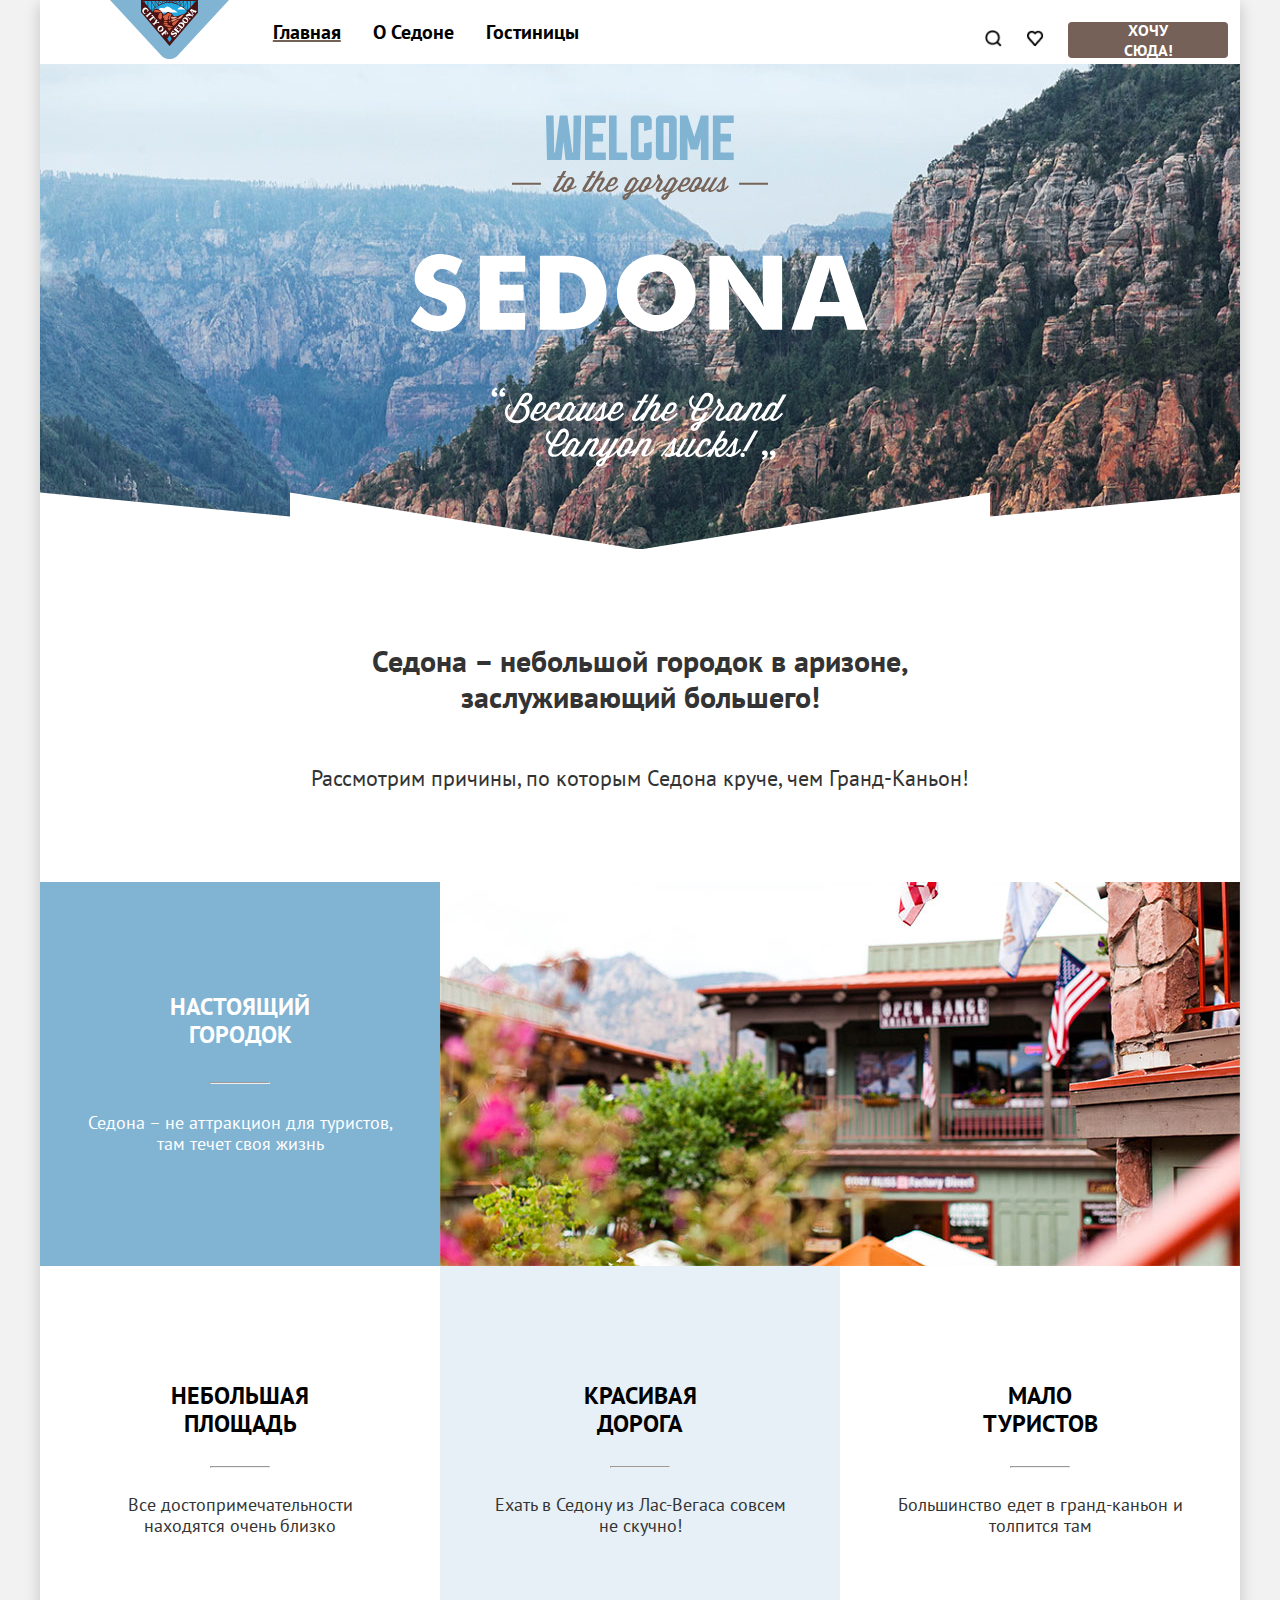
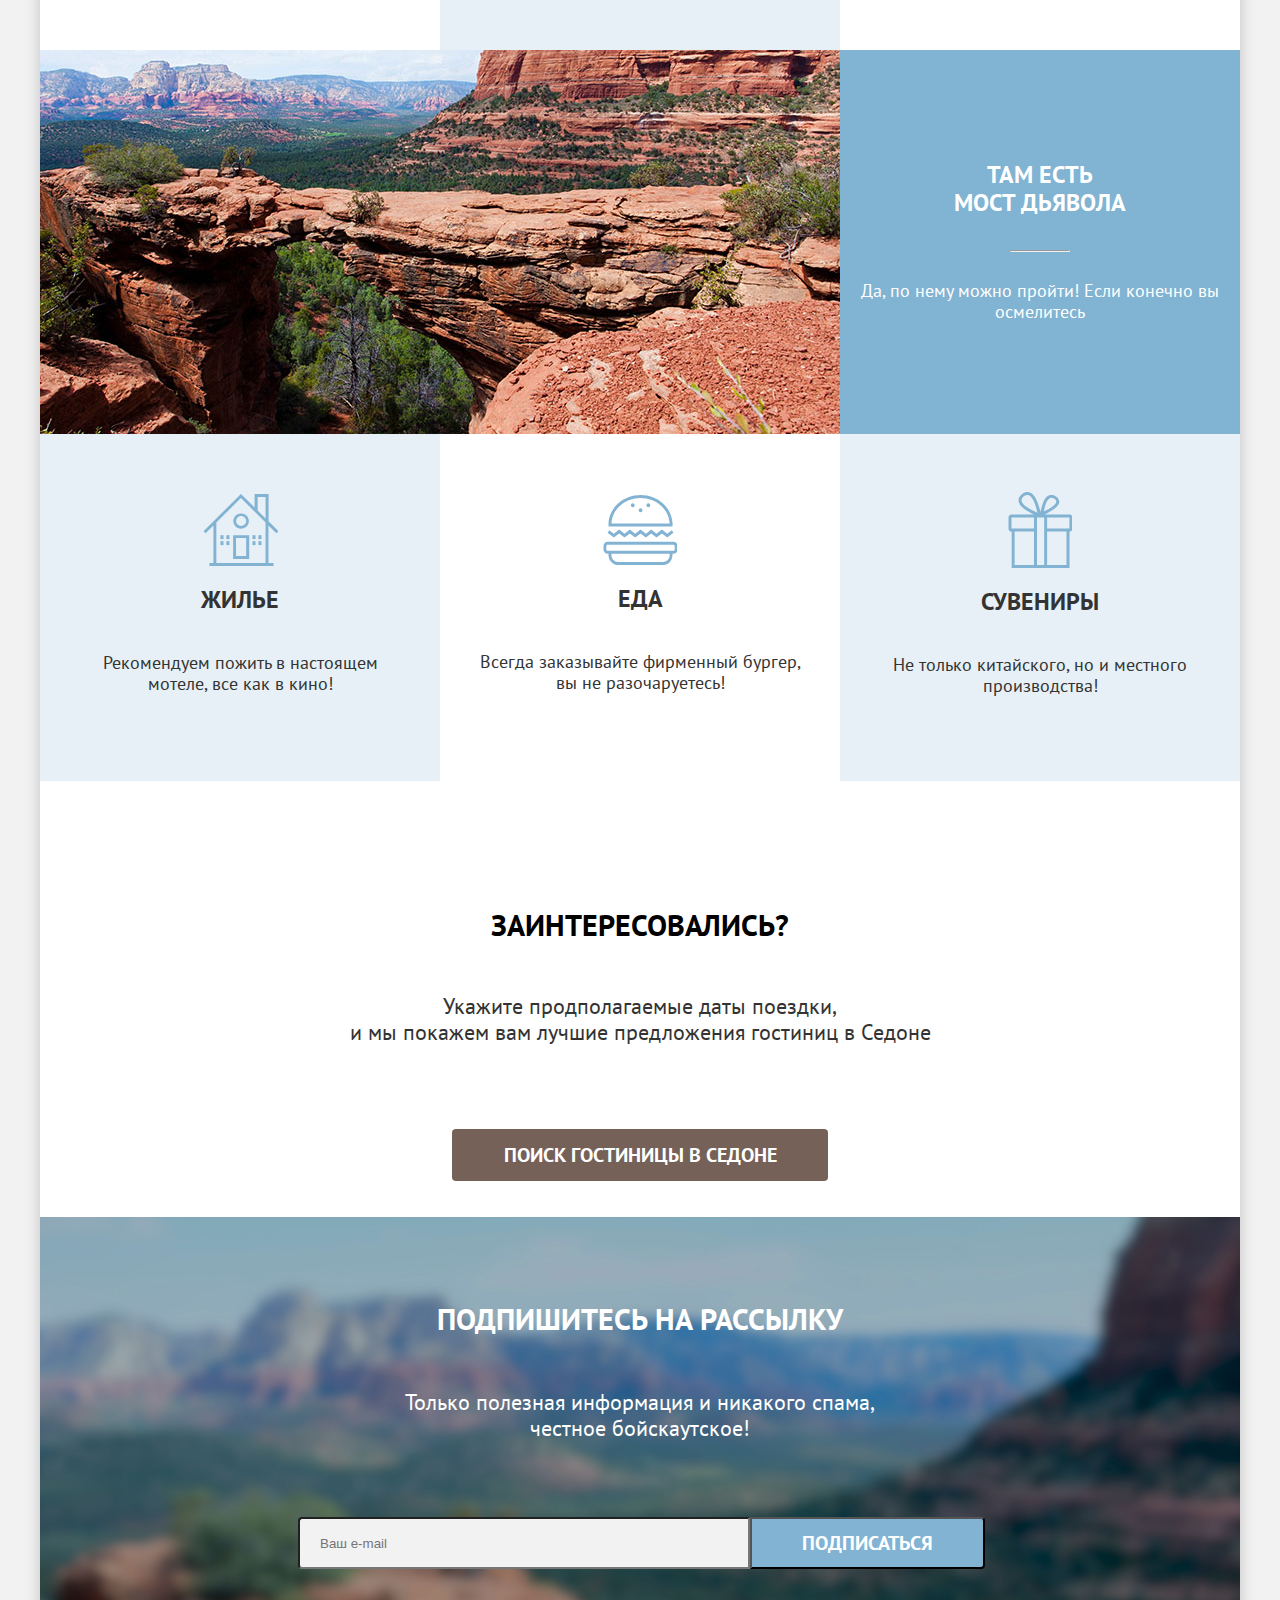
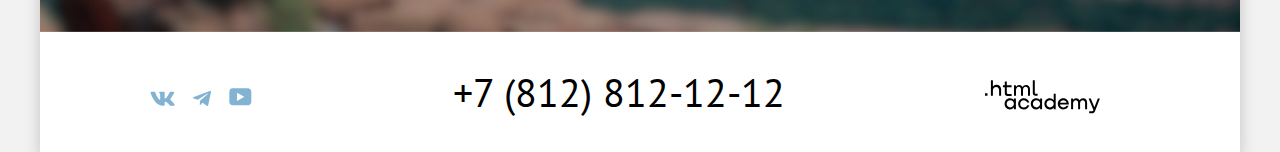
<file: index.html>
<!DOCTYPE html>
<html lang="ru">

  <head>
    <meta charset="utf-8">
    <link rel="icon" href="sedona.ico">
    <title>Седона — небольшой городок в Аризоне</title>
    <link rel="icon" type="image/png" href="/img/sedona.png">
    <link rel="stylesheet" href="styles/styles.css">
  </head>

  <body>
    <div class="wrap">
      <header class="page-header">
        <div class="navigation">
          <nav class="main-navigation">
            <a class="main-header-logo">
              <img src="img/logo/main-logo.svg" width="140" height="70" alt="Логотип Седоны">
            </a>
            <ul class="site-navigation__list">
              <li><a class="active" href="#">Главная</a></li>
              <li><a href="#">О Седоне</a></li>
              <li><a href="catalog.html">Гостиницы</a></li>
            </ul>
          </nav>
        </div>
        <div class="navigation__user">
          <nav class="user-navigation">
            <ul class="user-navigation__list">
              <li>
                <a href="#" class="navigation__search"><img src="img/logo/main-search.png" alt="Кнопка поиска"
                    width="18" height="18">
                </a>
              </li>
              <li>
                <a href="#" class="navigation__hearts"><img src="img/logo/main-heart.png" alt="Иконка с сердечком"
                    width="18" height="17">
                </a>
              </li>
              <li class="btn user-nav__btn">
                <a class="user-nav__link btn__user-nav" href="">Хочу сюда!
                </a>
              </li>
            </ul>
          </nav>
        </div>
      </header>
      <main class="page-main">
        <section class="main-photo">
          <h1 class="visually-hidden">Добро пожаловать в Седону</h1>
        </section>

        <section class="description-main">
          <div class="description-text">
            <h2>
              Седона &ndash; небольшой городок в аризоне,<br>
              заслуживающий большего!
            </h2>
            <p>
              Рассмотрим причины, по которым Седона круче, чем Гранд-Каньон!
            </p>
          </div>
        </section>

        <section class="description">
          <div class="description-item description-colored">
            <h2>
              Настоящий<br>
              городок
            </h2>
            <hr class="reason-line-marked">
            <p>Седона &ndash; не аттракцион для туристов,<br>
              там течет своя жизнь</p>
          </div>
          <div class="description-picture">
            <img src="img/photo/photo-1.jpg" alt="Вид Седоны 1" width="800" height="384">
          </div>
        </section>
        <section class="description">
          <div class="description-item description-num">
            <h2>Небольшая<br>
              площадь</h2>
            <hr class="reason-line">
            <p>Все достопримечательности<br>
              находятся очень близко</p>
          </div>
          <div class="description-item description-num">
            <h2>Красивая<br>
              дорога</h2>
            <hr class="reason-line">
            <p>Ехать в Седону из Лас-Вегаса совсем<br>
              не скучно!</p>
          </div>
          <div class="description-item description-num">
            <h2>Мало<br>
              туристов</h2>
            <hr class="reason-line">
            <p>Большинство едет в гранд-каньон и<br>
              толпится там</p>
          </div>
        </section>
        <section class="description">
          <div class="description-picture">
            <img src="img/photo/photo-2.jpg" alt="Вид Седоны 2" width="800" height="384">
          </div>
          <div class="description-item description-colored">
            <h2>
              Там есть<br>
              мост дьявола
            </h2>
            <hr class="reason-line-marked">
            <p>Да, по нему можно пройти! Если конечно вы осмелитесь</p>
          </div>
        </section>

        <section class="advantages-block">
          <div class="advantages-item">
            <div class="advantages-pic">
            </div>
            <h2>Жилье</h2>
            <p>Рекомендуем пожить в настоящем<br>
              мотеле, все как в кино!</p>
          </div>
          <div class="advantages-item">
            <div class="advantages-pic">
            </div>
            <h2>Еда</h2>
            <p>Всегда заказывайте фирменный бургер,<br>
              вы не разочаруетесь!</p>
          </div>
          <div class="advantages-item">
            <div class="advantages-pic">
            </div>
            <h2>Сувениры</h2>
            <p>Не только китайского, но и местного<br>
              производства!</p>
          </div>
        </section>
        <section class="search-hotel">
          <div class="form-title">
            <h2 class="visually-hidden">Поиск гостиниц в Седоне</h2>
            <h3 class="search-question">Заинтересовались?</h3>
            <p class="search-date">Укажите продполагаемые даты поездки,
              <br>и мы покажем вам лучшие предложения гостиниц в Седоне
            </p>
            <a href="modal.html" class="hotel-button">
              <h2 class="form-header">Поиск гостиницы в седоне</h2>
            </a>
          </div>
        </section>
        <section class="promo-sub">
          <div class="sub__input">
            <h2 class="visually-hidden">Подписка на рассылку</h2>
            <p class="sub-title">Подпишитесь на рассылку</p>
            <p class="sub-description">Только полезная информация и никакого спама,<br> честное бойскаутское!</p>
            <div class="appointment">
              <form class="appointment__form" action="http://echo.htmlacademy.ru" method="post">
                <input name="text" placeholder="Ваш e-mail">
                <button class="button" type="submit">Подписаться</button>
              </form>
            </div>
          </div>
        </section>
      </main>
      <footer class="page-footer">
        <div class="footer-container">
          <section class="footer-social">
            <h2 class="visually-hidden">Седона в социальных сетях</h2>
            <ul class="social-list">
              <li class="social-item">
                <a class="social-button button-tw" href="#">
                  <svg xmlns="http://www.w3.org/2000/svg" width="25" height="15" fill="none" viewBox="0 0 25 15"><path fill="#83B3D3" fill-rule="evenodd" d="M24.116 1.804c.166-.546 0-.948-.795-.948h-2.625c-.668 0-.976.347-1.143.73 0 0-1.335 3.196-3.226 5.272-.612.602-.89.793-1.224.793-.167 0-.418-.19-.418-.738V1.804c0-.656-.184-.948-.74-.948H9.817c-.417 0-.668.304-.668.593 0 .621.946.765 1.043 2.513V7.76c0 .833-.153.984-.487.984-.89 0-3.055-3.21-4.34-6.885-.249-.715-.5-1.003-1.172-1.003H1.566c-.75 0-.9.347-.9.73 0 .682.89 4.07 4.145 8.551 2.17 3.06 5.225 4.72 8.008 4.72 1.67 0 1.875-.369 1.875-1.004V11.54c0-.737.158-.884.687-.884.39 0 1.057.192 2.615 1.667 1.78 1.75 2.073 2.533 3.075 2.533h2.625c.75 0 1.126-.368.91-1.096-.238-.724-1.088-1.775-2.215-3.022-.612-.71-1.53-1.475-1.809-1.858-.389-.49-.278-.71 0-1.147 0 0 3.2-4.426 3.533-5.929h.001Z" clip-rule="evenodd"/></svg>
                </a>
              </li>
              <li class="social-item">
                <a class="social-button button-tg" href="#">
                  <svg xmlns="http://www.w3.org/2000/svg" width="18" height="16" fill="none" viewBox="0 0 18 16"><path fill="#83B3D3" d="M16.785.956.84 7.104C-.248 7.541-.24 8.148.64 8.42l4.094 1.277 9.472-5.976c.448-.272.857-.126.52.173l-7.673 6.925H7.05l.002.001-.283 4.22c.414 0 .597-.19.829-.414l1.988-1.934 4.136 3.055c.762.42 1.31.205 1.5-.706l2.715-12.795c.278-1.114-.425-1.618-1.153-1.29Z"/></svg>
                </a>
              </li>
              <li class="social-item">
                <a class="social-button button-yt" href="#">
                  <svg  xmlns="http://www.w3.org/2000/svg" width="23" height="18" fill="none" viewBox="0 0 23 18"><path fill="#83B3D3" d="M18.94.356H3.507C1.647.356.333 1.95.333 3.756V13.85c0 1.913 1.314 3.506 3.174 3.506H19.16c1.642 0 3.174-1.593 3.174-3.4v-10.2c-.219-1.806-1.532-3.4-3.393-3.4ZM7.995 12.894V4.819l7.333 4.037-7.333 4.038Z"/></svg>
                </a>
              </li>
            </ul>
          </section>
          <p class="contact-phone">+7 (812) 812-12-12</p>
          <p class="footer-coryright">
            <a class="button-link" href="https://htmlacademy.ru">
              <svg  xmlns="http://www.w3.org/2000/svg" width="115" height="34" fill="none" viewBox="0 0 115 34">
                <path fill="#000"
                  d="M0 13.256v2.6h2.5v-2.6H0ZM11.6 4.856c-1.6 0-2.8.7-3.6 1.7h-.1v-6.2h-2v15.5h2v-5.3c0-2.1
              1.3-3.6 3.3-3.6 1.8 0 2.9 1.4 2.9 3.2v5.7h2v-6.1c.1-3-1.8-4.9-4.5-4.9ZM26.6
              5.156h-4.8v-3.7h-2v3.8h-1.9v2h1.9v6c0 1.7 1 2.7 2.7 2.7h4.1v-2h-3.7c-.7
              0-1.1-.4-1.1-1.1v-5.7h4.8v-2ZM41.1 4.956c-1.6 0-2.9.8-3.5 2.1h-.1c-.6-1.2-1.8-2.1-3.4-2.1-1.4 0-2.5.8-3.1
              1.8h-.1v-1.6H29v10.6h2v-5.4c0-2 1-3.5 2.6-3.5 1.5 0 2.4 1 2.4 2.6v6.3h2v-5.6c0-2.4 1.4-3.3 2.6-3.3 1.5 0 2.4
              1 2.4 2.6v6.3h2v-6.5c.1-2.5-1.4-4.3-3.9-4.3ZM47.8 13.056c0 1.7 1 2.7 2.8 2.7h2v-2h-1.7c-.7 0-1.1-.4-1.1-1.1V.356h-2v12.7ZM28.9
              20.056c-.9-1.1-2.2-1.8-3.9-1.8-3.1 0-5.4 2.3-5.4 5.6s2.3 5.6 5.4 5.6c1.8 0 3-.8 3.8-1.9h.1v1.6h2v-10.6h-2v1.5Zm-3.6
               7.4c-2.2 0-3.6-1.6-3.6-3.6s1.4-3.6 3.6-3.6 3.6 1.6 3.6 3.6c0 1.9-1.4 3.6-3.6 3.6ZM44.2 22.356c-.5-2.4-2.6-4.1-5.4-4.1-3.4
                0-5.6 2.5-5.6 5.6 0 3.1 2.2 5.6 5.6 5.6 2.8 0 4.9-1.8 5.4-4.2h-2.1c-.4 1.3-1.7 2.3-3.3 2.3-2.2 0-3.6-1.6-3.6-3.6s1.4-3.6
                3.6-3.6c1.6 0 2.8 1 3.3 2.2h2.1v-.2ZM55.1 20.056c-.9-1.1-2.2-1.8-3.9-1.8-3.1 0-5.4 2.3-5.4 5.6s2.3 5.6 5.4 5.6c1.8
                0 3-.8 3.8-1.9h.1v1.6h2v-10.6h-2v1.5Zm-3.6 7.4c-2.2 0-3.6-1.6-3.6-3.6s1.4-3.6 3.6-3.6 3.6 1.6 3.6 3.6c0
                 1.9-1.5 3.6-3.6 3.6ZM68.7 20.156c-.9-1.1-2.2-1.9-3.9-1.9-3.1 0-5.4 2.3-5.4 5.6s2.2 5.6 5.4 5.6c1.7 0
                 3-.8 3.8-1.8h.1v1.5h2v-15.4h-2v6.4Zm-3.6 7.3c-2.2 0-3.6-1.6-3.6-3.6s1.4-3.6 3.6-3.6 3.6 1.6 3.6 3.6c-.1
                 2-1.5 3.6-3.6 3.6ZM78.3 18.256c-3.3 0-5.5 2.5-5.5 5.6 0 3 2.1 5.6 5.5 5.6 2.5 0 4.5-1.3 5.2-3.6h-2.1c-.5
                 1-1.6 1.6-3 1.6-1.9 0-3.3-1.3-3.4-2.9h8.8c.2-3.6-2-6.3-5.5-6.3Zm0 1.9c1.7 0 3 1 3.3 2.6h-6.5c.3-1.5 1.5-2.6
                 3.2-2.6ZM98.2 18.256c-1.6 0-2.9.8-3.6 2h-.1c-.6-1.2-1.8-2-3.4-2-1.4 0-2.5.7-3.1 1.8v-1.5h-1.9v10.6h2v-5.4c0-2
                  1-3.4 2.6-3.5 1.5 0 2.4 1 2.4 2.6v6.3h2v-5.6c0-2.4 1.4-3.3 2.6-3.3 1.5 0 2.4 1 2.4 2.6v6.3h2v-6.5c.1-2.6-1.4-4.4-3.9-4.4ZM109.4
                  27.356l-3.6-8.9h-2.2l4.8 11.6c-.3.9-.7 1.2-1.7 1.2h-2.5v2h2.5c1.8 0 2.8-.8 3.5-2.6l4.7-12.2h-2.1l-3.4 8.9Z" />
              </svg>
            </a>
          </p>
        </div>
      </footer>
    </div>
  </body>

</html>
</file>
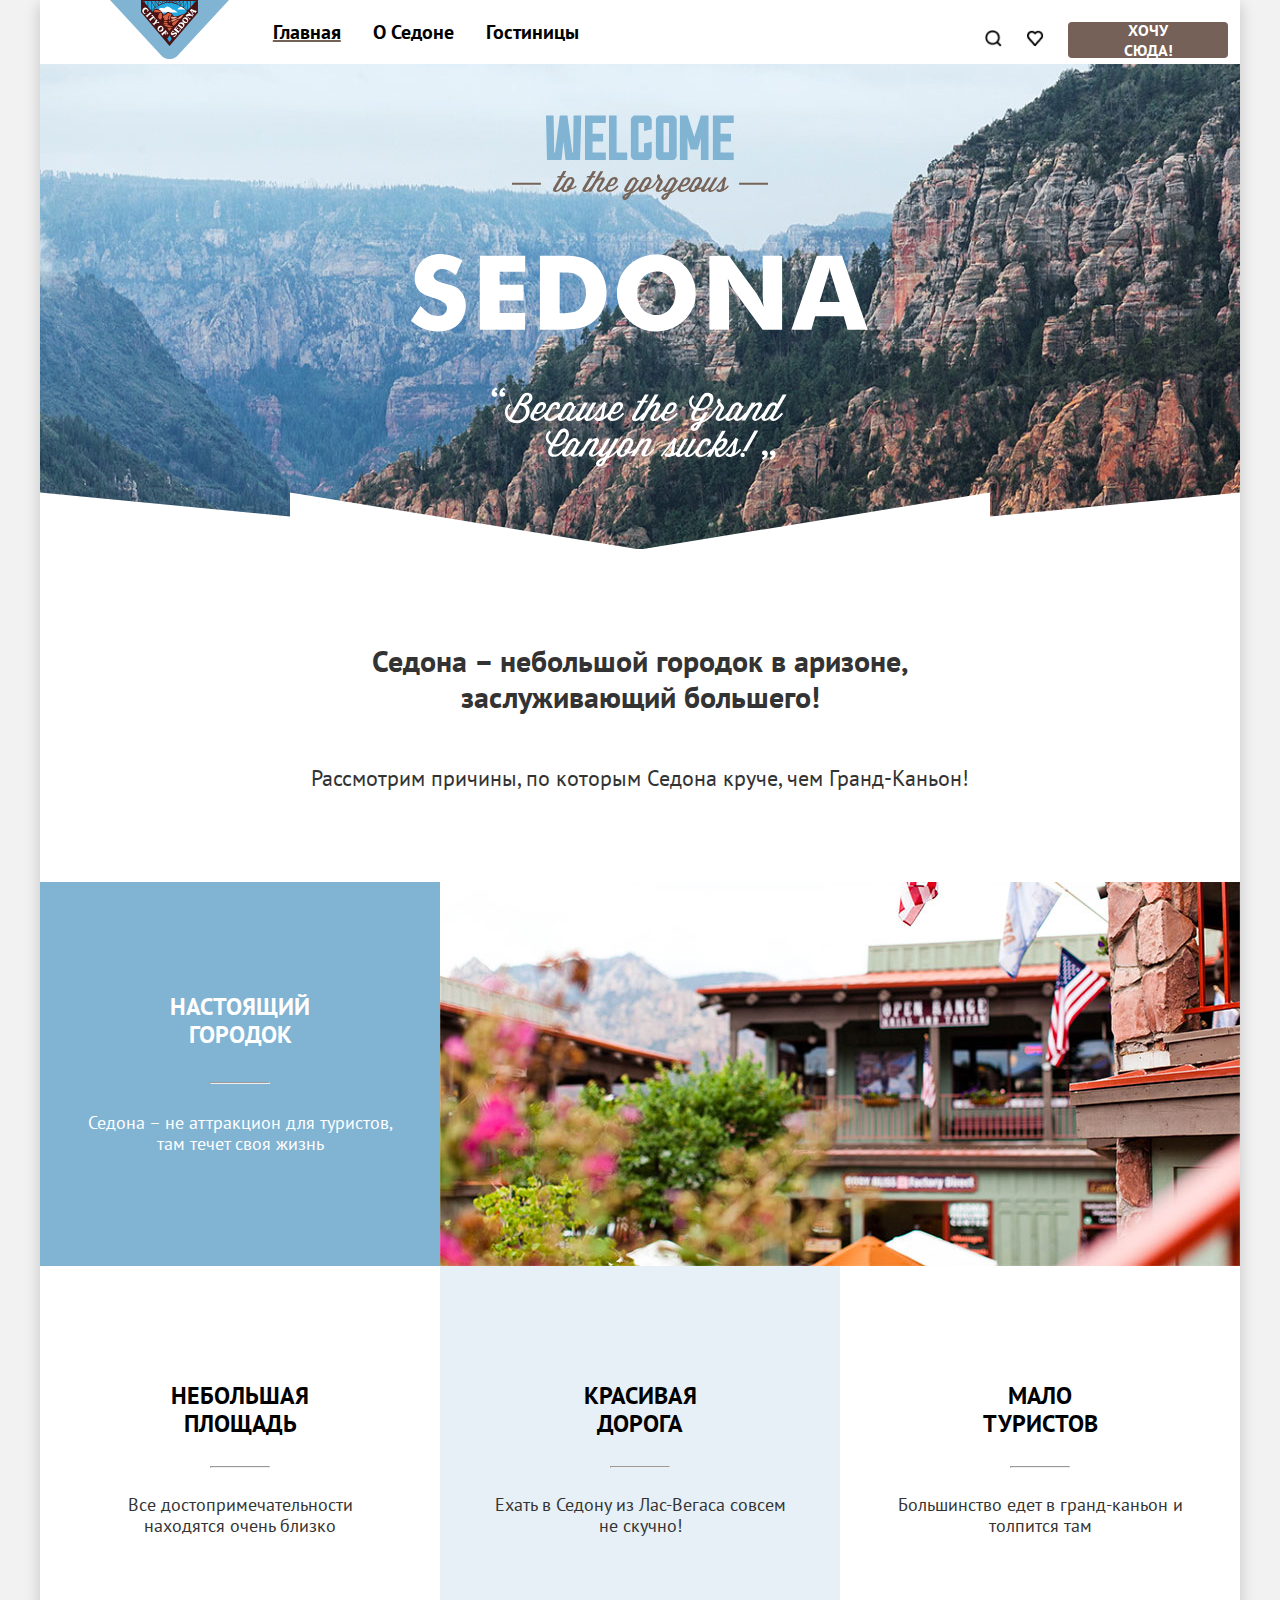
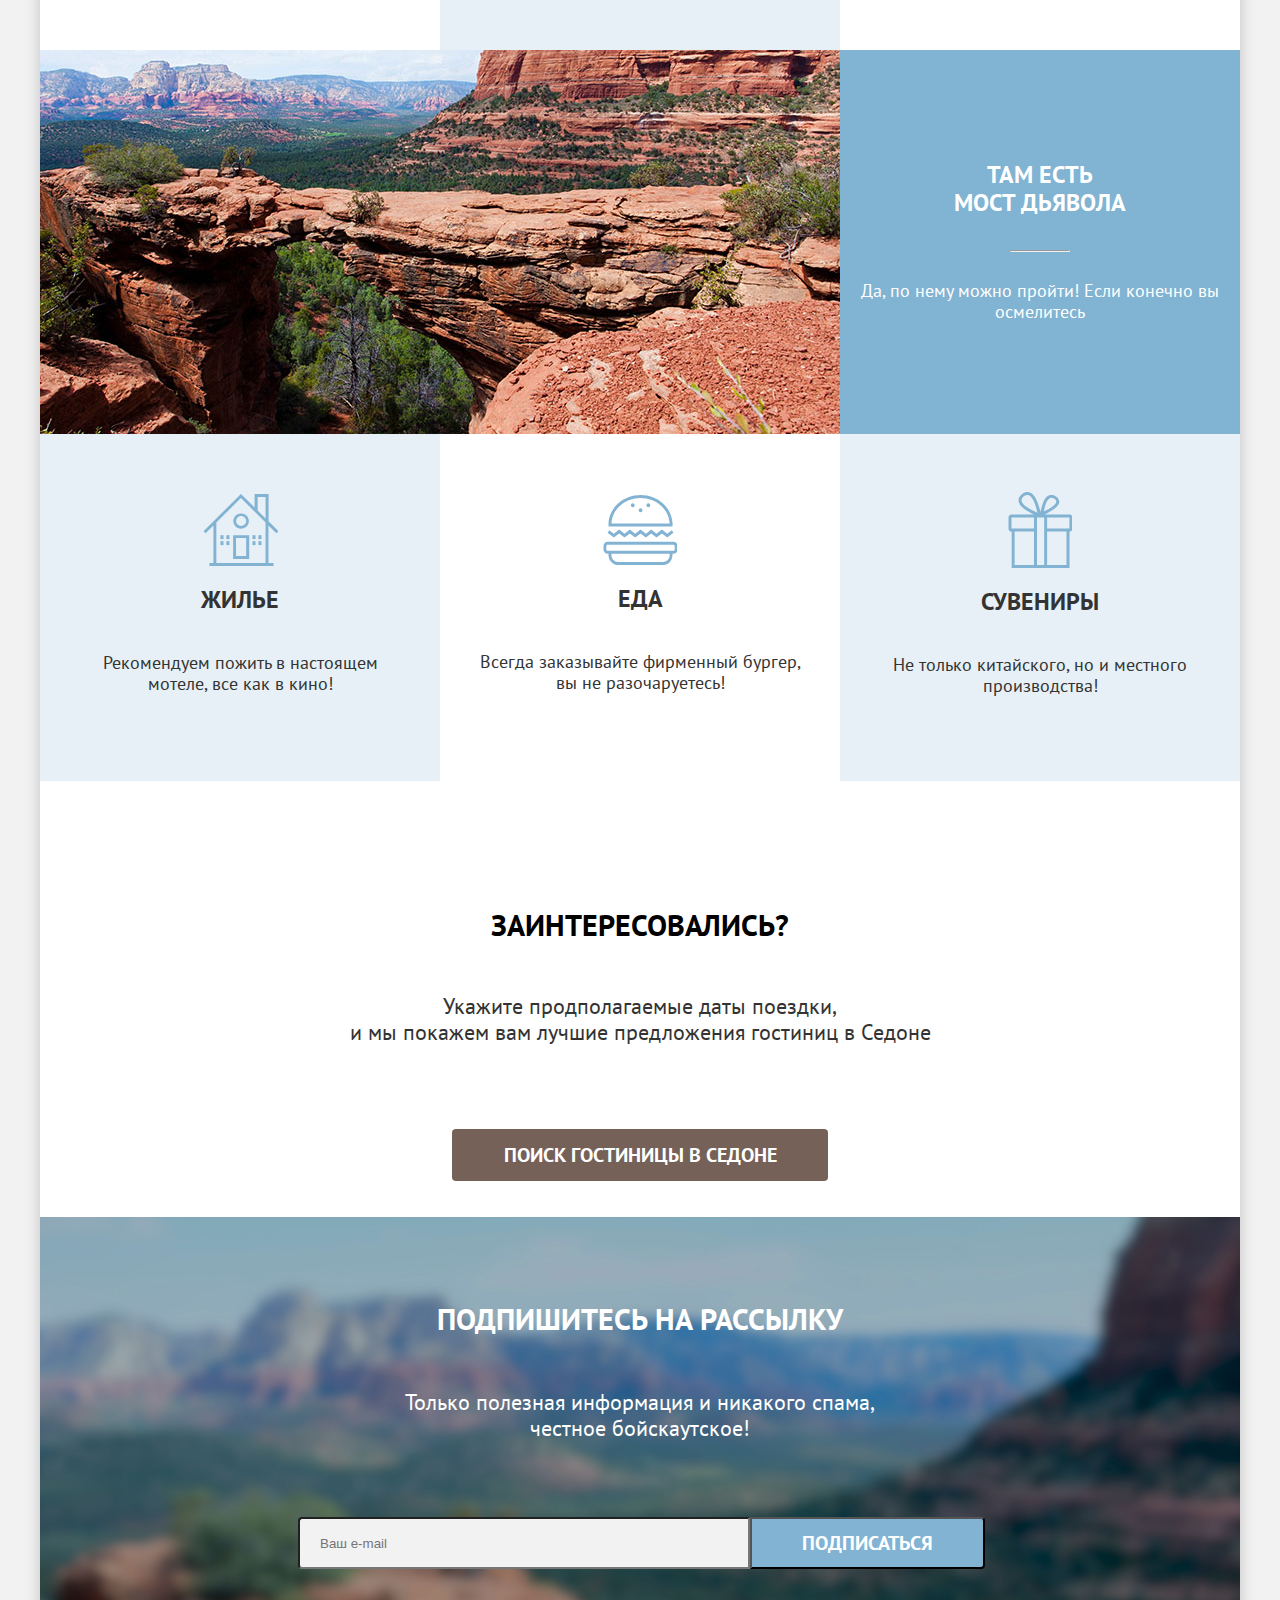
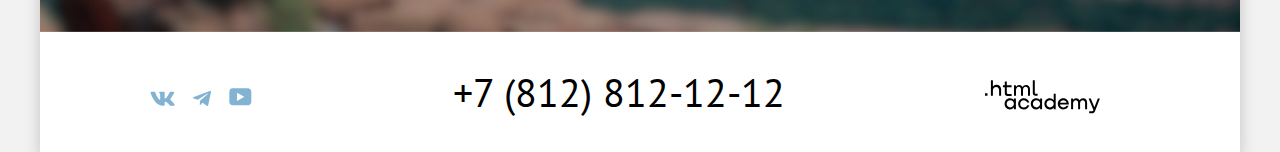
<file: 1/index.html>
<!DOCTYPE html>
<html lang="ru">

  <head>
    <meta charset="utf-8">
    <link rel="icon" href="sedona.ico">
    <title>Седона — небольшой городок в Аризоне</title>
    <link rel="icon" type="image/png" href="/img/sedona.png">
    <link rel="stylesheet" href="styles/styles.css">
    <base href="https://htmlacademy-htmlcss.github.io/2162609-sedona-35/1/">
</head>

  <body>
    <div class="wrap">
      <header class="page-header">
        <div class="navigation">
          <nav class="main-navigation">
            <a class="main-header-logo">
              <img src="img/logo/main-logo.svg" width="140" height="70" alt="Логотип Седоны">
            </a>
            <ul class="site-navigation__list">
              <li><a class="active" href="#">Главная</a></li>
              <li><a href="#">О Седоне</a></li>
              <li><a href="catalog.html">Гостиницы</a></li>
            </ul>
          </nav>
        </div>
        <div class="navigation__user">
          <nav class="user-navigation">
            <ul class="user-navigation__list">
              <li>
                <a href="#" class="navigation__search"><img src="img/logo/main-search.png" alt="Кнопка поиска"
                    width="18" height="18">
                </a>
              </li>
              <li>
                <a href="#" class="navigation__hearts"><img src="img/logo/main-heart.png" alt="Иконка с сердечком"
                    width="18" height="17">
                </a>
              </li>
              <li class="btn user-nav__btn">
                <a class="user-nav__link btn__user-nav" href="">Хочу сюда!
                </a>
              </li>
            </ul>
          </nav>
        </div>
      </header>
      <main class="page-main">
        <section class="main-photo">
          <h1 class="visually-hidden">Добро пожаловать в Седону</h1>
        </section>

        <section class="description-main">
          <div class="description-text">
            <h2>
              Седона &ndash; небольшой городок в аризоне,<br>
              заслуживающий большего!
            </h2>
            <p>
              Рассмотрим причины, по которым Седона круче, чем Гранд-Каньон!
            </p>
          </div>
        </section>

        <section class="description">
          <div class="description-item description-colored">
            <h2>
              Настоящий<br>
              городок
            </h2>
            <hr class="reason-line-marked">
            <p>Седона &ndash; не аттракцион для туристов,<br>
              там течет своя жизнь</p>
          </div>
          <div class="description-picture">
            <img src="img/photo/photo-1.jpg" alt="Вид Седоны 1" width="800" height="384">
          </div>
        </section>
        <section class="description">
          <div class="description-item description-num">
            <h2>Небольшая<br>
              площадь</h2>
            <hr class="reason-line">
            <p>Все достопримечательности<br>
              находятся очень близко</p>
          </div>
          <div class="description-item description-num">
            <h2>Красивая<br>
              дорога</h2>
            <hr class="reason-line">
            <p>Ехать в Седону из Лас-Вегаса совсем<br>
              не скучно!</p>
          </div>
          <div class="description-item description-num">
            <h2>Мало<br>
              туристов</h2>
            <hr class="reason-line">
            <p>Большинство едет в гранд-каньон и<br>
              толпится там</p>
          </div>
        </section>
        <section class="description">
          <div class="description-picture">
            <img src="img/photo/photo-2.jpg" alt="Вид Седоны 2" width="800" height="384">
          </div>
          <div class="description-item description-colored">
            <h2>
              Там есть<br>
              мост дьявола
            </h2>
            <hr class="reason-line-marked">
            <p>Да, по нему можно пройти! Если конечно вы осмелитесь</p>
          </div>
        </section>

        <section class="advantages-block">
          <div class="advantages-item">
            <div class="advantages-pic">
            </div>
            <h2>Жилье</h2>
            <p>Рекомендуем пожить в настоящем<br>
              мотеле, все как в кино!</p>
          </div>
          <div class="advantages-item">
            <div class="advantages-pic">
            </div>
            <h2>Еда</h2>
            <p>Всегда заказывайте фирменный бургер,<br>
              вы не разочаруетесь!</p>
          </div>
          <div class="advantages-item">
            <div class="advantages-pic">
            </div>
            <h2>Сувениры</h2>
            <p>Не только китайского, но и местного<br>
              производства!</p>
          </div>
        </section>
        <section class="search-hotel">
          <div class="form-title">
            <h2 class="visually-hidden">Поиск гостиниц в Седоне</h2>
            <h3 class="search-question">Заинтересовались?</h3>
            <p class="search-date">Укажите продполагаемые даты поездки,
              <br>и мы покажем вам лучшие предложения гостиниц в Седоне
            </p>
            <a href="modal.html" class="hotel-button">
              <h2 class="form-header">Поиск гостиницы в седоне</h2>
            </a>
          </div>
        </section>
        <section class="promo-sub">
          <div class="sub__input">
            <h2 class="visually-hidden">Подписка на рассылку</h2>
            <p class="sub-title">Подпишитесь на рассылку</p>
            <p class="sub-description">Только полезная информация и никакого спама,<br> честное бойскаутское!</p>
            <div class="appointment">
              <form class="appointment__form" action="http://echo.htmlacademy.ru" method="post">
                <input name="text" placeholder="Ваш e-mail">
                <button class="button" type="submit">Подписаться</button>
              </form>
            </div>
          </div>
        </section>
      </main>
      <footer class="page-footer">
        <div class="footer-container">
          <section class="footer-social">
            <h2 class="visually-hidden">Седона в социальных сетях</h2>
            <ul class="social-list">
              <li class="social-item">
                <a class="social-button button-tw" href="#">
                  <svg xmlns="http://www.w3.org/2000/svg" width="25" height="15" fill="none" viewBox="0 0 25 15"><path fill="#83B3D3" fill-rule="evenodd" d="M24.116 1.804c.166-.546 0-.948-.795-.948h-2.625c-.668 0-.976.347-1.143.73 0 0-1.335 3.196-3.226 5.272-.612.602-.89.793-1.224.793-.167 0-.418-.19-.418-.738V1.804c0-.656-.184-.948-.74-.948H9.817c-.417 0-.668.304-.668.593 0 .621.946.765 1.043 2.513V7.76c0 .833-.153.984-.487.984-.89 0-3.055-3.21-4.34-6.885-.249-.715-.5-1.003-1.172-1.003H1.566c-.75 0-.9.347-.9.73 0 .682.89 4.07 4.145 8.551 2.17 3.06 5.225 4.72 8.008 4.72 1.67 0 1.875-.369 1.875-1.004V11.54c0-.737.158-.884.687-.884.39 0 1.057.192 2.615 1.667 1.78 1.75 2.073 2.533 3.075 2.533h2.625c.75 0 1.126-.368.91-1.096-.238-.724-1.088-1.775-2.215-3.022-.612-.71-1.53-1.475-1.809-1.858-.389-.49-.278-.71 0-1.147 0 0 3.2-4.426 3.533-5.929h.001Z" clip-rule="evenodd"/></svg>
                </a>
              </li>
              <li class="social-item">
                <a class="social-button button-tg" href="#">
                  <svg xmlns="http://www.w3.org/2000/svg" width="18" height="16" fill="none" viewBox="0 0 18 16"><path fill="#83B3D3" d="M16.785.956.84 7.104C-.248 7.541-.24 8.148.64 8.42l4.094 1.277 9.472-5.976c.448-.272.857-.126.52.173l-7.673 6.925H7.05l.002.001-.283 4.22c.414 0 .597-.19.829-.414l1.988-1.934 4.136 3.055c.762.42 1.31.205 1.5-.706l2.715-12.795c.278-1.114-.425-1.618-1.153-1.29Z"/></svg>
                </a>
              </li>
              <li class="social-item">
                <a class="social-button button-yt" href="#">
                  <svg  xmlns="http://www.w3.org/2000/svg" width="23" height="18" fill="none" viewBox="0 0 23 18"><path fill="#83B3D3" d="M18.94.356H3.507C1.647.356.333 1.95.333 3.756V13.85c0 1.913 1.314 3.506 3.174 3.506H19.16c1.642 0 3.174-1.593 3.174-3.4v-10.2c-.219-1.806-1.532-3.4-3.393-3.4ZM7.995 12.894V4.819l7.333 4.037-7.333 4.038Z"/></svg>
                </a>
              </li>
            </ul>
          </section>
          <p class="contact-phone">+7 (812) 812-12-12</p>
          <p class="footer-coryright">
            <a class="button-link" href="https://htmlacademy.ru">
              <svg  xmlns="http://www.w3.org/2000/svg" width="115" height="34" fill="none" viewBox="0 0 115 34">
                <path fill="#000"
                  d="M0 13.256v2.6h2.5v-2.6H0ZM11.6 4.856c-1.6 0-2.8.7-3.6 1.7h-.1v-6.2h-2v15.5h2v-5.3c0-2.1
              1.3-3.6 3.3-3.6 1.8 0 2.9 1.4 2.9 3.2v5.7h2v-6.1c.1-3-1.8-4.9-4.5-4.9ZM26.6
              5.156h-4.8v-3.7h-2v3.8h-1.9v2h1.9v6c0 1.7 1 2.7 2.7 2.7h4.1v-2h-3.7c-.7
              0-1.1-.4-1.1-1.1v-5.7h4.8v-2ZM41.1 4.956c-1.6 0-2.9.8-3.5 2.1h-.1c-.6-1.2-1.8-2.1-3.4-2.1-1.4 0-2.5.8-3.1
              1.8h-.1v-1.6H29v10.6h2v-5.4c0-2 1-3.5 2.6-3.5 1.5 0 2.4 1 2.4 2.6v6.3h2v-5.6c0-2.4 1.4-3.3 2.6-3.3 1.5 0 2.4
              1 2.4 2.6v6.3h2v-6.5c.1-2.5-1.4-4.3-3.9-4.3ZM47.8 13.056c0 1.7 1 2.7 2.8 2.7h2v-2h-1.7c-.7 0-1.1-.4-1.1-1.1V.356h-2v12.7ZM28.9
              20.056c-.9-1.1-2.2-1.8-3.9-1.8-3.1 0-5.4 2.3-5.4 5.6s2.3 5.6 5.4 5.6c1.8 0 3-.8 3.8-1.9h.1v1.6h2v-10.6h-2v1.5Zm-3.6
               7.4c-2.2 0-3.6-1.6-3.6-3.6s1.4-3.6 3.6-3.6 3.6 1.6 3.6 3.6c0 1.9-1.4 3.6-3.6 3.6ZM44.2 22.356c-.5-2.4-2.6-4.1-5.4-4.1-3.4
                0-5.6 2.5-5.6 5.6 0 3.1 2.2 5.6 5.6 5.6 2.8 0 4.9-1.8 5.4-4.2h-2.1c-.4 1.3-1.7 2.3-3.3 2.3-2.2 0-3.6-1.6-3.6-3.6s1.4-3.6
                3.6-3.6c1.6 0 2.8 1 3.3 2.2h2.1v-.2ZM55.1 20.056c-.9-1.1-2.2-1.8-3.9-1.8-3.1 0-5.4 2.3-5.4 5.6s2.3 5.6 5.4 5.6c1.8
                0 3-.8 3.8-1.9h.1v1.6h2v-10.6h-2v1.5Zm-3.6 7.4c-2.2 0-3.6-1.6-3.6-3.6s1.4-3.6 3.6-3.6 3.6 1.6 3.6 3.6c0
                 1.9-1.5 3.6-3.6 3.6ZM68.7 20.156c-.9-1.1-2.2-1.9-3.9-1.9-3.1 0-5.4 2.3-5.4 5.6s2.2 5.6 5.4 5.6c1.7 0
                 3-.8 3.8-1.8h.1v1.5h2v-15.4h-2v6.4Zm-3.6 7.3c-2.2 0-3.6-1.6-3.6-3.6s1.4-3.6 3.6-3.6 3.6 1.6 3.6 3.6c-.1
                 2-1.5 3.6-3.6 3.6ZM78.3 18.256c-3.3 0-5.5 2.5-5.5 5.6 0 3 2.1 5.6 5.5 5.6 2.5 0 4.5-1.3 5.2-3.6h-2.1c-.5
                 1-1.6 1.6-3 1.6-1.9 0-3.3-1.3-3.4-2.9h8.8c.2-3.6-2-6.3-5.5-6.3Zm0 1.9c1.7 0 3 1 3.3 2.6h-6.5c.3-1.5 1.5-2.6
                 3.2-2.6ZM98.2 18.256c-1.6 0-2.9.8-3.6 2h-.1c-.6-1.2-1.8-2-3.4-2-1.4 0-2.5.7-3.1 1.8v-1.5h-1.9v10.6h2v-5.4c0-2
                  1-3.4 2.6-3.5 1.5 0 2.4 1 2.4 2.6v6.3h2v-5.6c0-2.4 1.4-3.3 2.6-3.3 1.5 0 2.4 1 2.4 2.6v6.3h2v-6.5c.1-2.6-1.4-4.4-3.9-4.4ZM109.4
                  27.356l-3.6-8.9h-2.2l4.8 11.6c-.3.9-.7 1.2-1.7 1.2h-2.5v2h2.5c1.8 0 2.8-.8 3.5-2.6l4.7-12.2h-2.1l-3.4 8.9Z" />
              </svg>
            </a>
          </p>
        </div>
      </footer>
    </div>
  </body>

</html>
</file>
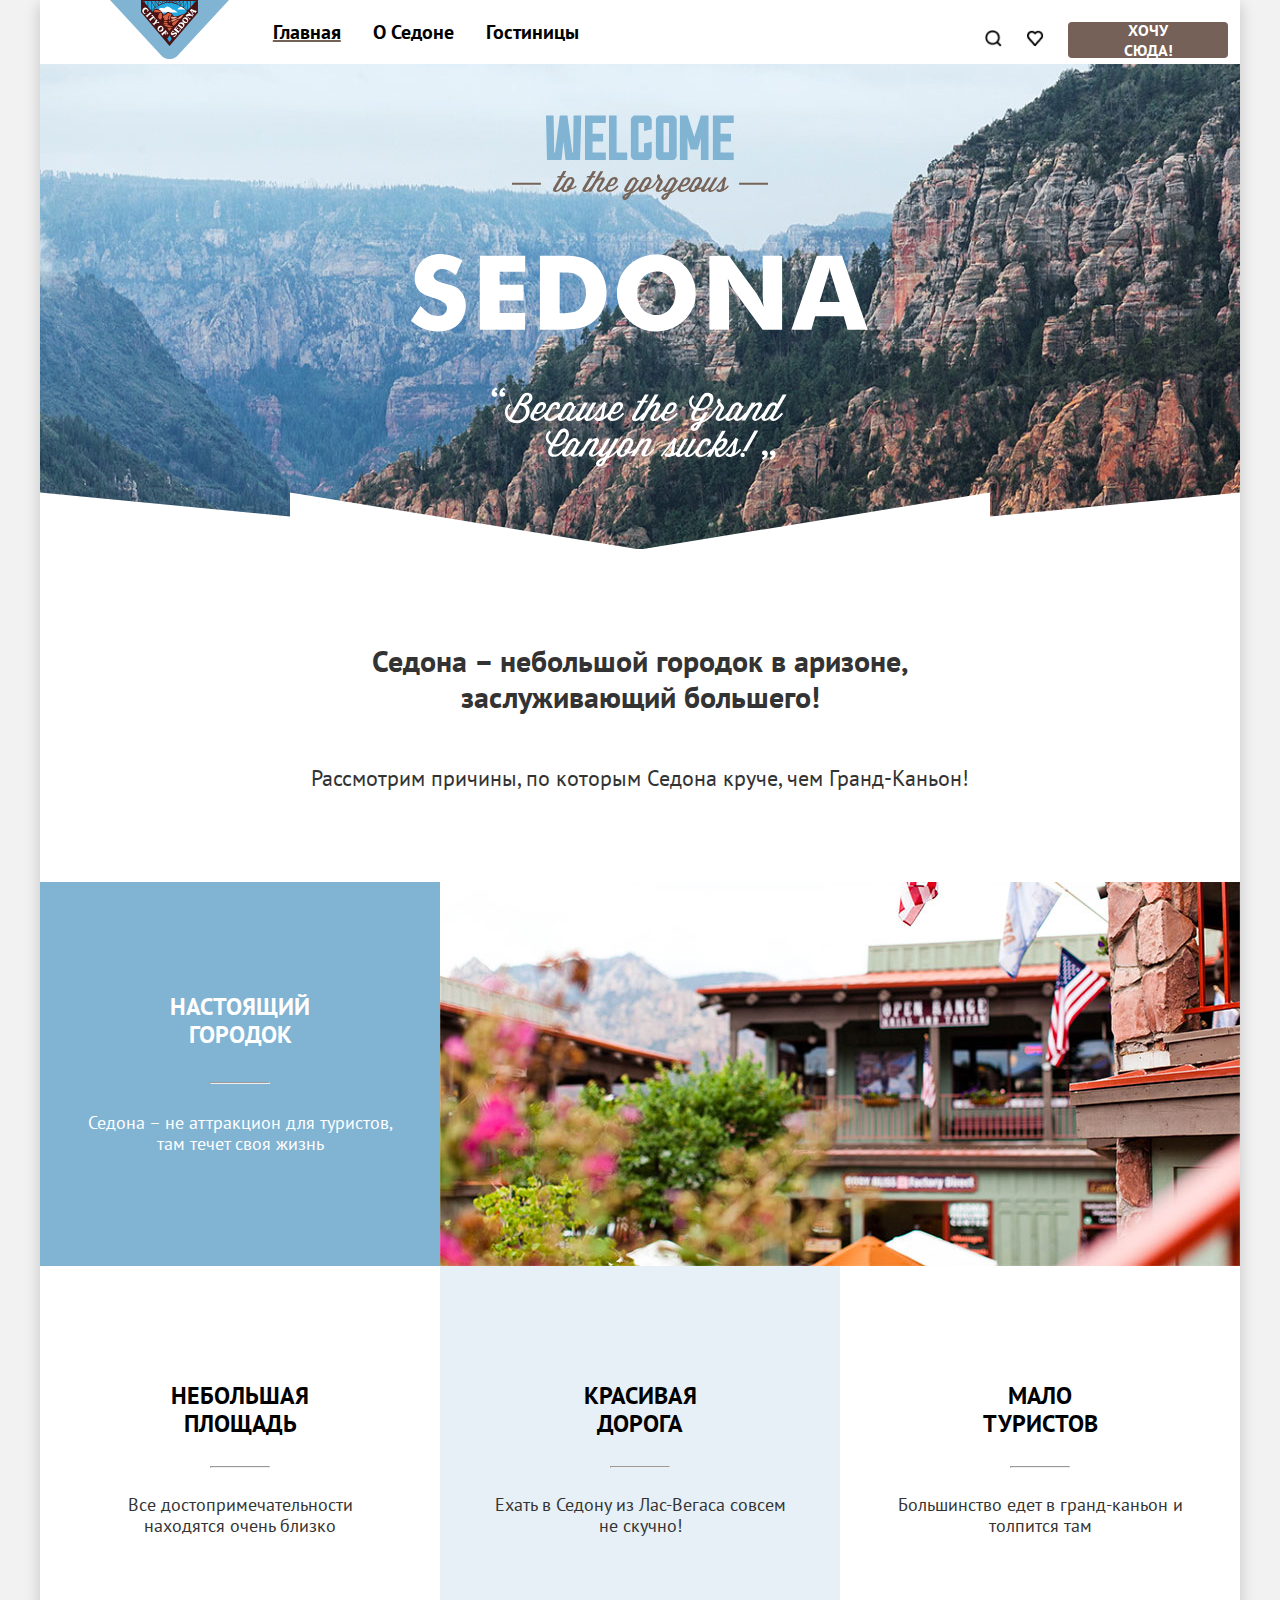
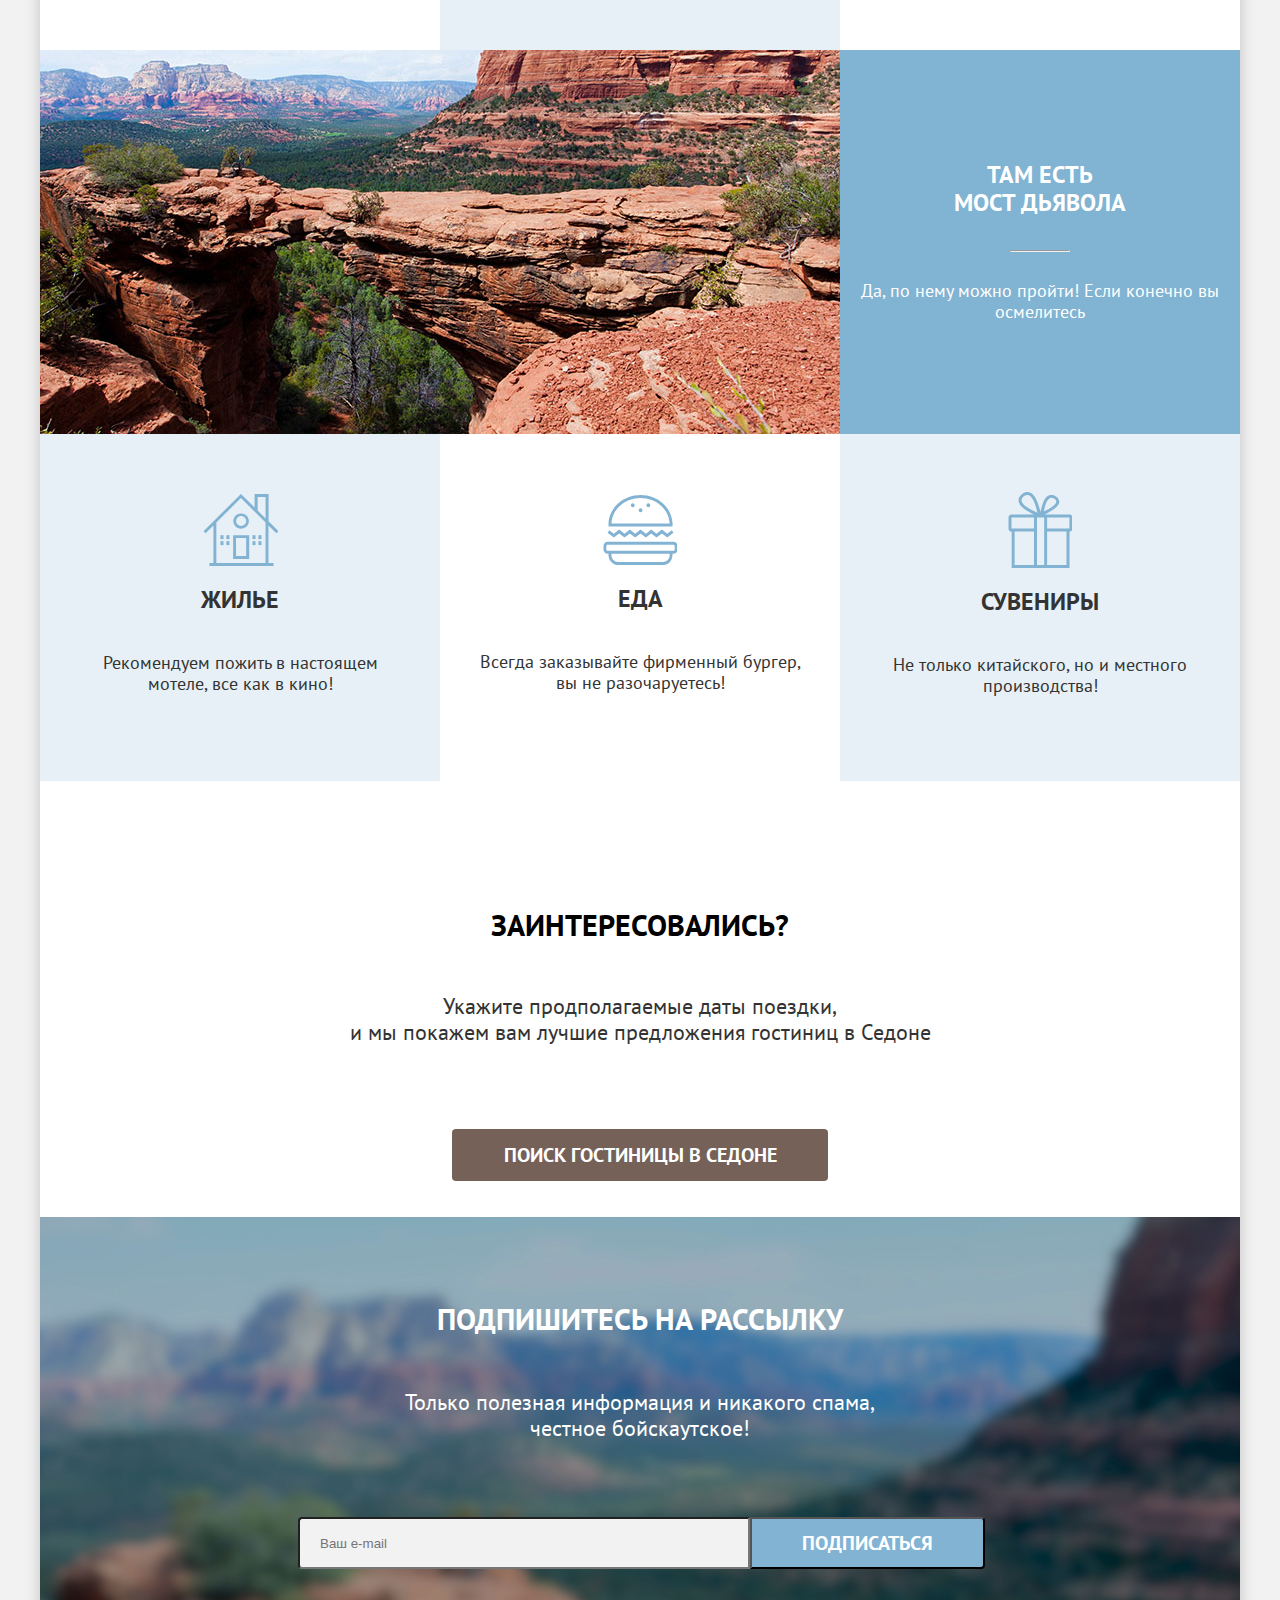
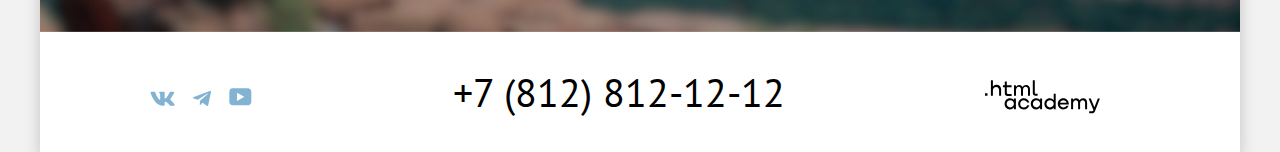
<file: master/index.html>
<!DOCTYPE html>
<html lang="ru">

  <head>
    <meta charset="utf-8">
    <link rel="icon" href="sedona.ico">
    <title>Седона — небольшой городок в Аризоне</title>
    <link rel="icon" type="image/png" href="/img/sedona.png">
    <link rel="stylesheet" href="styles/styles.css">
    <base href="https://htmlacademy-htmlcss.github.io/2162609-sedona-35/master/">
</head>

  <body>
    <div class="wrap">
      <header class="page-header">
        <div class="navigation">
          <nav class="main-navigation">
            <a class="main-header-logo">
              <img src="img/logo/main-logo.svg" width="140" height="70" alt="Логотип Седоны">
            </a>
            <ul class="site-navigation__list">
              <li><a class="active" href="#">Главная</a></li>
              <li><a href="#">О Седоне</a></li>
              <li><a href="catalog.html">Гостиницы</a></li>
            </ul>
          </nav>
        </div>
        <div class="navigation__user">
          <nav class="user-navigation">
            <ul class="user-navigation__list">
              <li>
                <a href="#" class="navigation__search"><img src="img/logo/main-search.png" alt="Кнопка поиска"
                    width="18" height="18">
                </a>
              </li>
              <li>
                <a href="#" class="navigation__hearts"><img src="img/logo/main-heart.png" alt="Иконка с сердечком"
                    width="18" height="17">
                </a>
              </li>
              <li class="btn user-nav__btn">
                <a class="user-nav__link btn__user-nav" href="">Хочу сюда!
                </a>
              </li>
            </ul>
          </nav>
        </div>
      </header>
      <main class="page-main">
        <section class="main-photo">
          <h1 class="visually-hidden">Добро пожаловать в Седону</h1>
        </section>

        <section class="description-main">
          <div class="description-text">
            <h2>
              Седона &ndash; небольшой городок в аризоне,<br>
              заслуживающий большего!
            </h2>
            <p>
              Рассмотрим причины, по которым Седона круче, чем Гранд-Каньон!
            </p>
          </div>
        </section>

        <section class="description">
          <div class="description-item description-colored">
            <h2>
              Настоящий<br>
              городок
            </h2>
            <hr class="reason-line-marked">
            <p>Седона &ndash; не аттракцион для туристов,<br>
              там течет своя жизнь</p>
          </div>
          <div class="description-picture">
            <img src="img/photo/photo-1.jpg" alt="Вид Седоны 1" width="800" height="384">
          </div>
        </section>
        <section class="description">
          <div class="description-item description-num">
            <h2>Небольшая<br>
              площадь</h2>
            <hr class="reason-line">
            <p>Все достопримечательности<br>
              находятся очень близко</p>
          </div>
          <div class="description-item description-num">
            <h2>Красивая<br>
              дорога</h2>
            <hr class="reason-line">
            <p>Ехать в Седону из Лас-Вегаса совсем<br>
              не скучно!</p>
          </div>
          <div class="description-item description-num">
            <h2>Мало<br>
              туристов</h2>
            <hr class="reason-line">
            <p>Большинство едет в гранд-каньон и<br>
              толпится там</p>
          </div>
        </section>
        <section class="description">
          <div class="description-picture">
            <img src="img/photo/photo-2.jpg" alt="Вид Седоны 2" width="800" height="384">
          </div>
          <div class="description-item description-colored">
            <h2>
              Там есть<br>
              мост дьявола
            </h2>
            <hr class="reason-line-marked">
            <p>Да, по нему можно пройти! Если конечно вы осмелитесь</p>
          </div>
        </section>

        <section class="advantages-block">
          <div class="advantages-item">
            <div class="advantages-pic">
            </div>
            <h2>Жилье</h2>
            <p>Рекомендуем пожить в настоящем<br>
              мотеле, все как в кино!</p>
          </div>
          <div class="advantages-item">
            <div class="advantages-pic">
            </div>
            <h2>Еда</h2>
            <p>Всегда заказывайте фирменный бургер,<br>
              вы не разочаруетесь!</p>
          </div>
          <div class="advantages-item">
            <div class="advantages-pic">
            </div>
            <h2>Сувениры</h2>
            <p>Не только китайского, но и местного<br>
              производства!</p>
          </div>
        </section>
        <section class="search-hotel">
          <div class="form-title">
            <h2 class="visually-hidden">Поиск гостиниц в Седоне</h2>
            <h3 class="search-question">Заинтересовались?</h3>
            <p class="search-date">Укажите продполагаемые даты поездки,
              <br>и мы покажем вам лучшие предложения гостиниц в Седоне
            </p>
            <a href="modal.html" class="hotel-button">
              <h2 class="form-header">Поиск гостиницы в седоне</h2>
            </a>
          </div>
        </section>
        <section class="promo-sub">
          <div class="sub__input">
            <h2 class="visually-hidden">Подписка на рассылку</h2>
            <p class="sub-title">Подпишитесь на рассылку</p>
            <p class="sub-description">Только полезная информация и никакого спама,<br> честное бойскаутское!</p>
            <div class="appointment">
              <form class="appointment__form" action="http://echo.htmlacademy.ru" method="post">
                <input name="text" placeholder="Ваш e-mail">
                <button class="button" type="submit">Подписаться</button>
              </form>
            </div>
          </div>
        </section>
      </main>
      <footer class="page-footer">
        <div class="footer-container">
          <section class="footer-social">
            <h2 class="visually-hidden">Седона в социальных сетях</h2>
            <ul class="social-list">
              <li class="social-item">
                <a class="social-button button-tw" href="#">
                  <svg xmlns="http://www.w3.org/2000/svg" width="25" height="15" fill="none" viewBox="0 0 25 15"><path fill="#83B3D3" fill-rule="evenodd" d="M24.116 1.804c.166-.546 0-.948-.795-.948h-2.625c-.668 0-.976.347-1.143.73 0 0-1.335 3.196-3.226 5.272-.612.602-.89.793-1.224.793-.167 0-.418-.19-.418-.738V1.804c0-.656-.184-.948-.74-.948H9.817c-.417 0-.668.304-.668.593 0 .621.946.765 1.043 2.513V7.76c0 .833-.153.984-.487.984-.89 0-3.055-3.21-4.34-6.885-.249-.715-.5-1.003-1.172-1.003H1.566c-.75 0-.9.347-.9.73 0 .682.89 4.07 4.145 8.551 2.17 3.06 5.225 4.72 8.008 4.72 1.67 0 1.875-.369 1.875-1.004V11.54c0-.737.158-.884.687-.884.39 0 1.057.192 2.615 1.667 1.78 1.75 2.073 2.533 3.075 2.533h2.625c.75 0 1.126-.368.91-1.096-.238-.724-1.088-1.775-2.215-3.022-.612-.71-1.53-1.475-1.809-1.858-.389-.49-.278-.71 0-1.147 0 0 3.2-4.426 3.533-5.929h.001Z" clip-rule="evenodd"/></svg>
                </a>
              </li>
              <li class="social-item">
                <a class="social-button button-tg" href="#">
                  <svg xmlns="http://www.w3.org/2000/svg" width="18" height="16" fill="none" viewBox="0 0 18 16"><path fill="#83B3D3" d="M16.785.956.84 7.104C-.248 7.541-.24 8.148.64 8.42l4.094 1.277 9.472-5.976c.448-.272.857-.126.52.173l-7.673 6.925H7.05l.002.001-.283 4.22c.414 0 .597-.19.829-.414l1.988-1.934 4.136 3.055c.762.42 1.31.205 1.5-.706l2.715-12.795c.278-1.114-.425-1.618-1.153-1.29Z"/></svg>
                </a>
              </li>
              <li class="social-item">
                <a class="social-button button-yt" href="#">
                  <svg  xmlns="http://www.w3.org/2000/svg" width="23" height="18" fill="none" viewBox="0 0 23 18"><path fill="#83B3D3" d="M18.94.356H3.507C1.647.356.333 1.95.333 3.756V13.85c0 1.913 1.314 3.506 3.174 3.506H19.16c1.642 0 3.174-1.593 3.174-3.4v-10.2c-.219-1.806-1.532-3.4-3.393-3.4ZM7.995 12.894V4.819l7.333 4.037-7.333 4.038Z"/></svg>
                </a>
              </li>
            </ul>
          </section>
          <p class="contact-phone">+7 (812) 812-12-12</p>
          <p class="footer-coryright">
            <a class="button-link" href="https://htmlacademy.ru">
              <svg  xmlns="http://www.w3.org/2000/svg" width="115" height="34" fill="none" viewBox="0 0 115 34">
                <path fill="#000"
                  d="M0 13.256v2.6h2.5v-2.6H0ZM11.6 4.856c-1.6 0-2.8.7-3.6 1.7h-.1v-6.2h-2v15.5h2v-5.3c0-2.1
              1.3-3.6 3.3-3.6 1.8 0 2.9 1.4 2.9 3.2v5.7h2v-6.1c.1-3-1.8-4.9-4.5-4.9ZM26.6
              5.156h-4.8v-3.7h-2v3.8h-1.9v2h1.9v6c0 1.7 1 2.7 2.7 2.7h4.1v-2h-3.7c-.7
              0-1.1-.4-1.1-1.1v-5.7h4.8v-2ZM41.1 4.956c-1.6 0-2.9.8-3.5 2.1h-.1c-.6-1.2-1.8-2.1-3.4-2.1-1.4 0-2.5.8-3.1
              1.8h-.1v-1.6H29v10.6h2v-5.4c0-2 1-3.5 2.6-3.5 1.5 0 2.4 1 2.4 2.6v6.3h2v-5.6c0-2.4 1.4-3.3 2.6-3.3 1.5 0 2.4
              1 2.4 2.6v6.3h2v-6.5c.1-2.5-1.4-4.3-3.9-4.3ZM47.8 13.056c0 1.7 1 2.7 2.8 2.7h2v-2h-1.7c-.7 0-1.1-.4-1.1-1.1V.356h-2v12.7ZM28.9
              20.056c-.9-1.1-2.2-1.8-3.9-1.8-3.1 0-5.4 2.3-5.4 5.6s2.3 5.6 5.4 5.6c1.8 0 3-.8 3.8-1.9h.1v1.6h2v-10.6h-2v1.5Zm-3.6
               7.4c-2.2 0-3.6-1.6-3.6-3.6s1.4-3.6 3.6-3.6 3.6 1.6 3.6 3.6c0 1.9-1.4 3.6-3.6 3.6ZM44.2 22.356c-.5-2.4-2.6-4.1-5.4-4.1-3.4
                0-5.6 2.5-5.6 5.6 0 3.1 2.2 5.6 5.6 5.6 2.8 0 4.9-1.8 5.4-4.2h-2.1c-.4 1.3-1.7 2.3-3.3 2.3-2.2 0-3.6-1.6-3.6-3.6s1.4-3.6
                3.6-3.6c1.6 0 2.8 1 3.3 2.2h2.1v-.2ZM55.1 20.056c-.9-1.1-2.2-1.8-3.9-1.8-3.1 0-5.4 2.3-5.4 5.6s2.3 5.6 5.4 5.6c1.8
                0 3-.8 3.8-1.9h.1v1.6h2v-10.6h-2v1.5Zm-3.6 7.4c-2.2 0-3.6-1.6-3.6-3.6s1.4-3.6 3.6-3.6 3.6 1.6 3.6 3.6c0
                 1.9-1.5 3.6-3.6 3.6ZM68.7 20.156c-.9-1.1-2.2-1.9-3.9-1.9-3.1 0-5.4 2.3-5.4 5.6s2.2 5.6 5.4 5.6c1.7 0
                 3-.8 3.8-1.8h.1v1.5h2v-15.4h-2v6.4Zm-3.6 7.3c-2.2 0-3.6-1.6-3.6-3.6s1.4-3.6 3.6-3.6 3.6 1.6 3.6 3.6c-.1
                 2-1.5 3.6-3.6 3.6ZM78.3 18.256c-3.3 0-5.5 2.5-5.5 5.6 0 3 2.1 5.6 5.5 5.6 2.5 0 4.5-1.3 5.2-3.6h-2.1c-.5
                 1-1.6 1.6-3 1.6-1.9 0-3.3-1.3-3.4-2.9h8.8c.2-3.6-2-6.3-5.5-6.3Zm0 1.9c1.7 0 3 1 3.3 2.6h-6.5c.3-1.5 1.5-2.6
                 3.2-2.6ZM98.2 18.256c-1.6 0-2.9.8-3.6 2h-.1c-.6-1.2-1.8-2-3.4-2-1.4 0-2.5.7-3.1 1.8v-1.5h-1.9v10.6h2v-5.4c0-2
                  1-3.4 2.6-3.5 1.5 0 2.4 1 2.4 2.6v6.3h2v-5.6c0-2.4 1.4-3.3 2.6-3.3 1.5 0 2.4 1 2.4 2.6v6.3h2v-6.5c.1-2.6-1.4-4.4-3.9-4.4ZM109.4
                  27.356l-3.6-8.9h-2.2l4.8 11.6c-.3.9-.7 1.2-1.7 1.2h-2.5v2h2.5c1.8 0 2.8-.8 3.5-2.6l4.7-12.2h-2.1l-3.4 8.9Z" />
              </svg>
            </a>
          </p>
        </div>
      </footer>
    </div>
  </body>

</html>
</file>
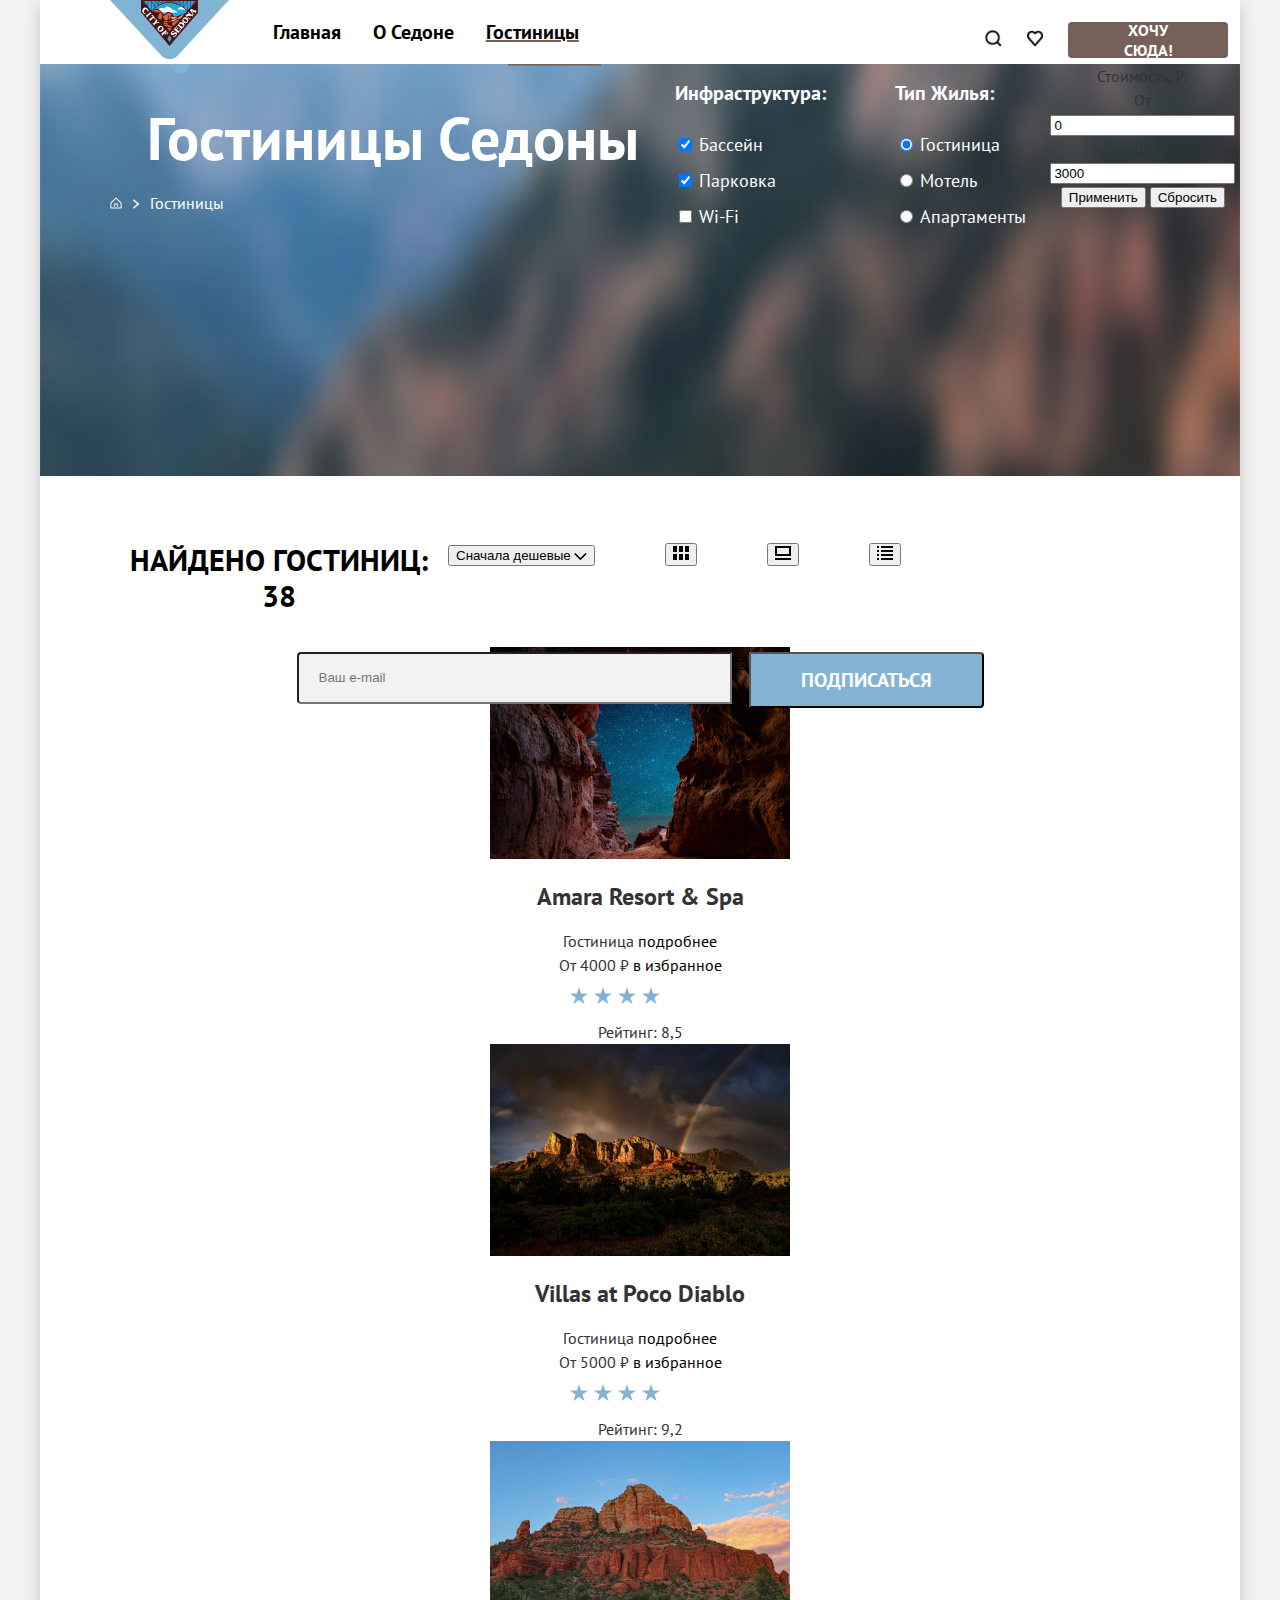
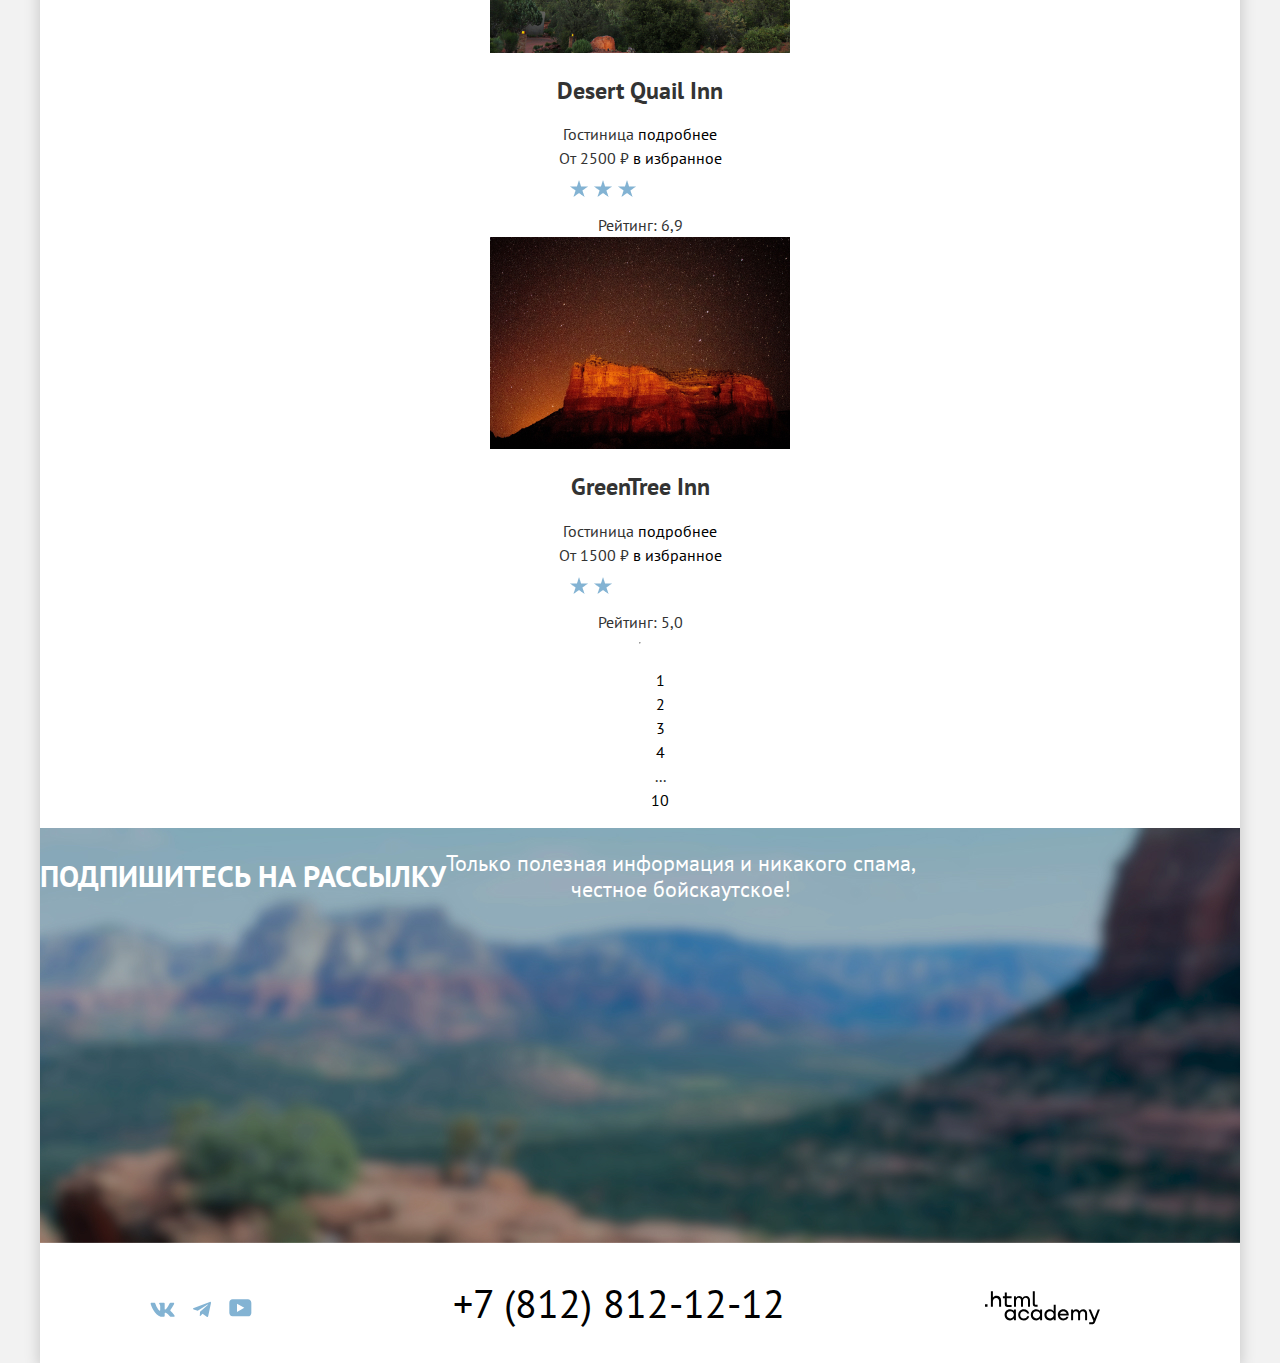
<file: catalog.html>
<!DOCTYPE html>
<html lang="ru">

  <head>
    <meta charset="utf-8">
    <link rel="icon" href="sedona.ico">
    <title>Каталог Гостиниц</title>
    <link rel="icon" type="image/png" href="/img/sedona.png">
    <link rel="stylesheet" href="styles/styles.css">
  </head>

  <body>
    <div class="wrap">
      <header class="page-header">
        <div class="navigation">
          <nav class="main-navigation">
            <a class="main-header-logo" href="index.html">
              <img src="img/logo/main-logo.svg" width="140" height="70" alt="Логотип Седоны">
            </a>
            <ul class="site-navigation__list">
              <li><a href="index.html">Главная</a></li>
              <li><a href="#">О Седоне</a></li>
              <li><a class="active" href="catalog.html">Гостиницы</a></li>
            </ul>
          </nav>
        </div>
        <div class="navigation__user">
          <nav class="user-navigation">
            <ul class="user-navigation__list">
              <li>
                <a href="#" class="navigation__search"><img src="img/logo/main-search.png" alt="Кнопка поиска"
                    width="18" height="18">
                </a>
              </li>
              <li>
                <a href="#" class="navigation__hearts"><img src="img/logo/main-heart.png" alt="Иконка с сердечком"
                    width="18" height="17">
                </a>
              </li>
              <li class="btn user-nav__btn">
                <a class="user-nav__link btn__user-nav" href="">Хочу сюда!
                </a>
              </li>
            </ul>
          </nav>
        </div>
      </header>

      <main class="main-catalog">
        <section class="selection-block">
          <div class="catalog__title">
            <h1>Гостиницы Седоны</h1>
            <ul class="breadcrubs">
              <li class="breadcrubs__item">
                <img src="img/icons/house.svg" alt="Breadcrubs House">
              </li>
              <li class="breadcrubs__item">
                <img src="img/icons/st-right.svg" alt="Right">
              </li>
              <li class="breadcrubs__item breadcrubs__item--hotel">Гостиницы</li>
            </ul>
          </div>
          <form class="selection-form" action="#" method="post">
            <div class="selection">
              <div class="infrasrtrucure-item">
                <h2>Инфраструктура:</h2>
                <div class="checkbox">
                  <input type="checkbox" name="pool" value="Бассейн" id="checkbox01" checked>
                  <label for="checkbox01">Бассейн</label>
                </div>
                <div class="checkbox">
                  <input type="checkbox" name="parking" value="Парковка" id="checkbox02" checked>
                  <label for="checkbox02">Парковка</label>
                </div>
                <div class="checkbox">
                  <input type="checkbox" name="wifi" value="Парковка" id="checkbox03">
                  <label for="checkbox03">Wi-Fi</label>
                </div>
              </div>
              <div class="housetype-item">
                <h2>Тип жилья:</h2>
                <div class="checkbox">
                  <input type="radio" name="hotel" value="Гостиница" id="checkbox04" checked>
                  <label for="checkbox04">Гостиница</label>
                </div>
                <div class="checkbox">
                  <input type="radio" name="motel" value="Мотель" id="checkbox05">
                  <label for="checkbox05">Мотель</label>
                </div>
                <div class="checkbox">
                  <input type="radio" name="apartments" value="Апартаменты" id="checkbox06">
                  <label for="checkbox06">Апартаменты</label>
                </div>
              </div>
            </div>
            <div class="cost-filter">
              <div class="cost-filter-title">
                <legend>Стоимость, ₽:</legend>
              </div>
              <div class="cost-control">
                <label class="cost-from">От <input type="text" name="from" value="0" id="from-value"></label>
                <!--
              --><label class="cost-to">До <input type="text" name="to" value="3000" id="to-value"></label>
              </div>
              <div class="cost-range">
                <div class="scale">
                  <div class="bar"></div>
                </div>
                <div class="range-toggle range-toggle-min"></div>
                <div class="range-toggle range-toggle-max"></div>
              </div>
              <div class="btn btn-apply">
                <button class="btn-apply" type="submit">Применить</button>
                <button class="btn-reset" type="reset">Сбросить</button>
              </div>
            </div>
          </form>
        </section>

        <div class="hotel-sort">
          <ul class="hotel-sort__list">
            <li class="hotelsort__item">
              <div class="hotel-sort__title">Найдено гостиниц: 38</div>
            </li>
            <div class="hotel-sort__right">
              <li class="hotelsort__item">
                <div class="dropdown">
                  <button class="drop-btn">Сначала дешевые
                    <img src="img/icons/down.svg" alt="Иконка всплывающего меню">
                  </button>
                </div>
              </li>
              <li class="hotelsort__item">
                <button class="btn__list-1">
                  <img src="img/icons/list-1.svg" alt="table" width="16" height="14">
                </button>
              </li>
              <li class="hotelsort__item">
                <button class="btn__list-2">
                  <img src="img/icons/list-2.svg" alt="slideshow" width="16" height="14">
                </button>
              </li>
              <li class="hotelsort__item">
                <button class="btn__list-3">
                  <img src="img/icons/list-3.svg" alt="list" width="16" height="14">
                </button>
              </li>
            </div>
          </ul>

          <div class="hotel">
            <div class="hotel__picture">
              <img src="img/hotel/hotel-1.jpg" alt="Картинка отеля Amara Resort & Spa" width="300" height="212">
            </div>
            <div class="hotel__content">
              <h2 class="hotel__title">Amara Resort & Spa</h2>
              <div class="hotel__block">
                <span>Гостиница</span>
                <a class="btn btn--brown" href="#">подробнее</a>
              </div>
              <div class="hotel__block">
                <span>От 4000 ₽</span>
                <a class="btn btn--blue" href="#">в избранное</a>
              </div>
            </div>
            <div class="hotel__rate">
              <div class="hotel__stars hotel__stars--four">
                <img src="img/stars/four.png" alt="Сколько звёзд у отеля" width="140" height="37">
              </div>
              <div class="hotel__rate--text">Рейтинг: 8,5</div>
            </div>
          </div>

          <div class="hotel">
            <div class="hotel__picture">
              <img src="img/hotel/hotel-2.jpg" alt="Картинка отеля Villas at Poco Diablo" width="300" height="212">
            </div>
            <div class="hotel__content">
              <h2 class="hotel__title">Villas at Poco Diablo</h2>
              <div class="hotel__block">
                <span>Гостиница</span>
                <a class="btn btn--brown" href="#">подробнее</a>
              </div>
              <div class="hotel__block">
                <span>От 5000 ₽</span>
                <a class="btn btn--blue" href="#">в избранное</a>
              </div>
            </div>
            <div class="hotel__rate">
              <div class="hotel__stars hotel__stars--four">
                <img src="img/stars/four.png" alt="Сколько звёзд у отеля" width="140" height="37">
              </div>
              <div class="hotel__rate--text">Рейтинг: 9,2</div>
            </div>
          </div>

          <div class="hotel">
            <div class="hotel__picture">
              <img src="img/hotel/hotel-3.jpg" alt="Картинка отеля Desert Quail Inn" width="300" height="212">
            </div>
            <div class="hotel__content">
              <h2 class="hotel__title">Desert Quail Inn</h2>
              <div class="hotel__block">
                <span>Гостиница</span>
                <a class="btn btn--brown" href="#">подробнее</a>
              </div>
              <div class="hotel__block">
                <span>От 2500 ₽</span>
                <a class="btn btn--blue" href="#">в избранное</a>
              </div>
            </div>
            <div class="hotel__rate">
              <div class="hotel__stars hotel__stars--four">
                <img src="img/stars/three.png" alt="Сколько звёзд у отеля" width="140" height="37">
              </div>
              <div class="hotel__rate--text">Рейтинг: 6,9</div>
            </div>
          </div>

          <div class="hotel">
            <div class="hotel__picture">
              <img src="img/hotel/hotel-4.jpg" alt="Картинка отеля GreenTree Inn">
            </div>
            <div class="hotel__content">
              <h2 class="hotel__title">GreenTree Inn</h2>
              <div class="hotel__block">
                <span>Гостиница</span>
                <a class="btn btn--brown" href="#">подробнее</a>
              </div>
              <div class="hotel__block">
                <span>От 1500 ₽</span>
                <a class="btn btn--blue" href="#">в избранное</a>
              </div>
            </div>
            <div class="hotel__rate">
              <div class="hotel__stars hotel__stars--four">
                <img src="img/stars/two.png" alt="Сколько звёзд у отеля" width="140" height="37">
              </div>
              <div class="hotel__rate--text">Рейтинг: 5,0</div>
            </div>
          </div>

          <hr class="holet__line">

          <div class="pagination"></div>
          <ul class="pagination__list">
            <li class="pagination__item"><a href="#">1</a></li>
            <li class="pagination__item"><a href="#">2</a></li>
            <li class="pagination__item"><a href="#">3</a></li>
            <li class="pagination__item"><a href="#">4</a></li>
            <li class="pagination__item">...</li>
            <li class="pagination__item"><a href="#">10</a></li>
          </ul>

          <section class="promo-sub">
            <h2 class="visually-hidden">Подписка на рассылку</h2>
            <p class="sub-title">Подпишитесь на рассылку</p>
            <p class="sub-description">Только полезная информация и никакого спама,<br> честное бойскаутское!</p>
          </section>
          <div class="sub__input">
            <form class="appointment__form" action="http://echo.htmlacademy.ru" method="post">
              <input name="text" placeholder="Ваш e-mail">
              <i class="sub__input--icon input__icon" aria-hidden="true"><img src="img/icons/bloknot.svg" alt=""></i>
              <button class="button" type="submit">Подписаться</button>
            </form>
          </div>
        </div>
      </main>

      <footer class="page-footer">
        <div class="footer-container">
          <section class="footer-social">
            <h2 class="visually-hidden">Седона в социальных сетях</h2>
            <ul class="social-list">
              <li class="social-item">
                <a class="social-button button-tw" href="#">
                  <svg xmlns="http://www.w3.org/2000/svg" width="25" height="15" fill="none" viewBox="0 0 25 15">
                    <path fill="#83B3D3" fill-rule="evenodd"
                      d="M24.116 1.804c.166-.546 0-.948-.795-.948h-2.625c-.668 0-.976.347-1.143.73 0 0-1.335 3.196-3.226 5.272-.612.602-.89.793-1.224.793-.167 0-.418-.19-.418-.738V1.804c0-.656-.184-.948-.74-.948H9.817c-.417 0-.668.304-.668.593 0 .621.946.765 1.043 2.513V7.76c0 .833-.153.984-.487.984-.89 0-3.055-3.21-4.34-6.885-.249-.715-.5-1.003-1.172-1.003H1.566c-.75 0-.9.347-.9.73 0 .682.89 4.07 4.145 8.551 2.17 3.06 5.225 4.72 8.008 4.72 1.67 0 1.875-.369 1.875-1.004V11.54c0-.737.158-.884.687-.884.39 0 1.057.192 2.615 1.667 1.78 1.75 2.073 2.533 3.075 2.533h2.625c.75 0 1.126-.368.91-1.096-.238-.724-1.088-1.775-2.215-3.022-.612-.71-1.53-1.475-1.809-1.858-.389-.49-.278-.71 0-1.147 0 0 3.2-4.426 3.533-5.929h.001Z"
                      clip-rule="evenodd" />
                  </svg>
                </a>
              </li>
              <li class="social-item">
                <a class="social-button button-tg" href="#">
                  <svg xmlns="http://www.w3.org/2000/svg" width="18" height="16" fill="none" viewBox="0 0 18 16">
                    <path fill="#83B3D3"
                      d="M16.785.956.84 7.104C-.248 7.541-.24 8.148.64 8.42l4.094 1.277 9.472-5.976c.448-.272.857-.126.52.173l-7.673 6.925H7.05l.002.001-.283 4.22c.414 0 .597-.19.829-.414l1.988-1.934 4.136 3.055c.762.42 1.31.205 1.5-.706l2.715-12.795c.278-1.114-.425-1.618-1.153-1.29Z" />
                  </svg>
                </a>
              </li>
              <li class="social-item">
                <a class="social-button button-yt" href="#">
                  <svg xmlns="http://www.w3.org/2000/svg" width="23" height="18" fill="none" viewBox="0 0 23 18">
                    <path fill="#83B3D3"
                      d="M18.94.356H3.507C1.647.356.333 1.95.333 3.756V13.85c0 1.913 1.314 3.506 3.174 3.506H19.16c1.642 0 3.174-1.593 3.174-3.4v-10.2c-.219-1.806-1.532-3.4-3.393-3.4ZM7.995 12.894V4.819l7.333 4.037-7.333 4.038Z" />
                  </svg>
                </a>
              </li>
            </ul>
          </section>
          <p class="contact-phone">+7 (812) 812-12-12</p>
          <p class="footer-coryright">
            <a class="button-link" href="https://htmlacademy.ru">
              <svg xmlns="http://www.w3.org/2000/svg" width="115" height="34" fill="none" viewBox="0 0 115 34">
                <path fill="#000"
                  d="M0 13.256v2.6h2.5v-2.6H0ZM11.6 4.856c-1.6 0-2.8.7-3.6 1.7h-.1v-6.2h-2v15.5h2v-5.3c0-2.1
            1.3-3.6 3.3-3.6 1.8 0 2.9 1.4 2.9 3.2v5.7h2v-6.1c.1-3-1.8-4.9-4.5-4.9ZM26.6
            5.156h-4.8v-3.7h-2v3.8h-1.9v2h1.9v6c0 1.7 1 2.7 2.7 2.7h4.1v-2h-3.7c-.7
            0-1.1-.4-1.1-1.1v-5.7h4.8v-2ZM41.1 4.956c-1.6 0-2.9.8-3.5 2.1h-.1c-.6-1.2-1.8-2.1-3.4-2.1-1.4 0-2.5.8-3.1
            1.8h-.1v-1.6H29v10.6h2v-5.4c0-2 1-3.5 2.6-3.5 1.5 0 2.4 1 2.4 2.6v6.3h2v-5.6c0-2.4 1.4-3.3 2.6-3.3 1.5 0 2.4
            1 2.4 2.6v6.3h2v-6.5c.1-2.5-1.4-4.3-3.9-4.3ZM47.8 13.056c0 1.7 1 2.7 2.8 2.7h2v-2h-1.7c-.7 0-1.1-.4-1.1-1.1V.356h-2v12.7ZM28.9
            20.056c-.9-1.1-2.2-1.8-3.9-1.8-3.1 0-5.4 2.3-5.4 5.6s2.3 5.6 5.4 5.6c1.8 0 3-.8 3.8-1.9h.1v1.6h2v-10.6h-2v1.5Zm-3.6
             7.4c-2.2 0-3.6-1.6-3.6-3.6s1.4-3.6 3.6-3.6 3.6 1.6 3.6 3.6c0 1.9-1.4 3.6-3.6 3.6ZM44.2 22.356c-.5-2.4-2.6-4.1-5.4-4.1-3.4
              0-5.6 2.5-5.6 5.6 0 3.1 2.2 5.6 5.6 5.6 2.8 0 4.9-1.8 5.4-4.2h-2.1c-.4 1.3-1.7 2.3-3.3 2.3-2.2 0-3.6-1.6-3.6-3.6s1.4-3.6
              3.6-3.6c1.6 0 2.8 1 3.3 2.2h2.1v-.2ZM55.1 20.056c-.9-1.1-2.2-1.8-3.9-1.8-3.1 0-5.4 2.3-5.4 5.6s2.3 5.6 5.4 5.6c1.8
              0 3-.8 3.8-1.9h.1v1.6h2v-10.6h-2v1.5Zm-3.6 7.4c-2.2 0-3.6-1.6-3.6-3.6s1.4-3.6 3.6-3.6 3.6 1.6 3.6 3.6c0
               1.9-1.5 3.6-3.6 3.6ZM68.7 20.156c-.9-1.1-2.2-1.9-3.9-1.9-3.1 0-5.4 2.3-5.4 5.6s2.2 5.6 5.4 5.6c1.7 0
               3-.8 3.8-1.8h.1v1.5h2v-15.4h-2v6.4Zm-3.6 7.3c-2.2 0-3.6-1.6-3.6-3.6s1.4-3.6 3.6-3.6 3.6 1.6 3.6 3.6c-.1
               2-1.5 3.6-3.6 3.6ZM78.3 18.256c-3.3 0-5.5 2.5-5.5 5.6 0 3 2.1 5.6 5.5 5.6 2.5 0 4.5-1.3 5.2-3.6h-2.1c-.5
               1-1.6 1.6-3 1.6-1.9 0-3.3-1.3-3.4-2.9h8.8c.2-3.6-2-6.3-5.5-6.3Zm0 1.9c1.7 0 3 1 3.3 2.6h-6.5c.3-1.5 1.5-2.6
               3.2-2.6ZM98.2 18.256c-1.6 0-2.9.8-3.6 2h-.1c-.6-1.2-1.8-2-3.4-2-1.4 0-2.5.7-3.1 1.8v-1.5h-1.9v10.6h2v-5.4c0-2
                1-3.4 2.6-3.5 1.5 0 2.4 1 2.4 2.6v6.3h2v-5.6c0-2.4 1.4-3.3 2.6-3.3 1.5 0 2.4 1 2.4 2.6v6.3h2v-6.5c.1-2.6-1.4-4.4-3.9-4.4ZM109.4
                27.356l-3.6-8.9h-2.2l4.8 11.6c-.3.9-.7 1.2-1.7 1.2h-2.5v2h2.5c1.8 0 2.8-.8 3.5-2.6l4.7-12.2h-2.1l-3.4 8.9Z" />
              </svg>
            </a>
          </p>
        </div>
      </footer>
    </div>
  </body>

</html>
</file>
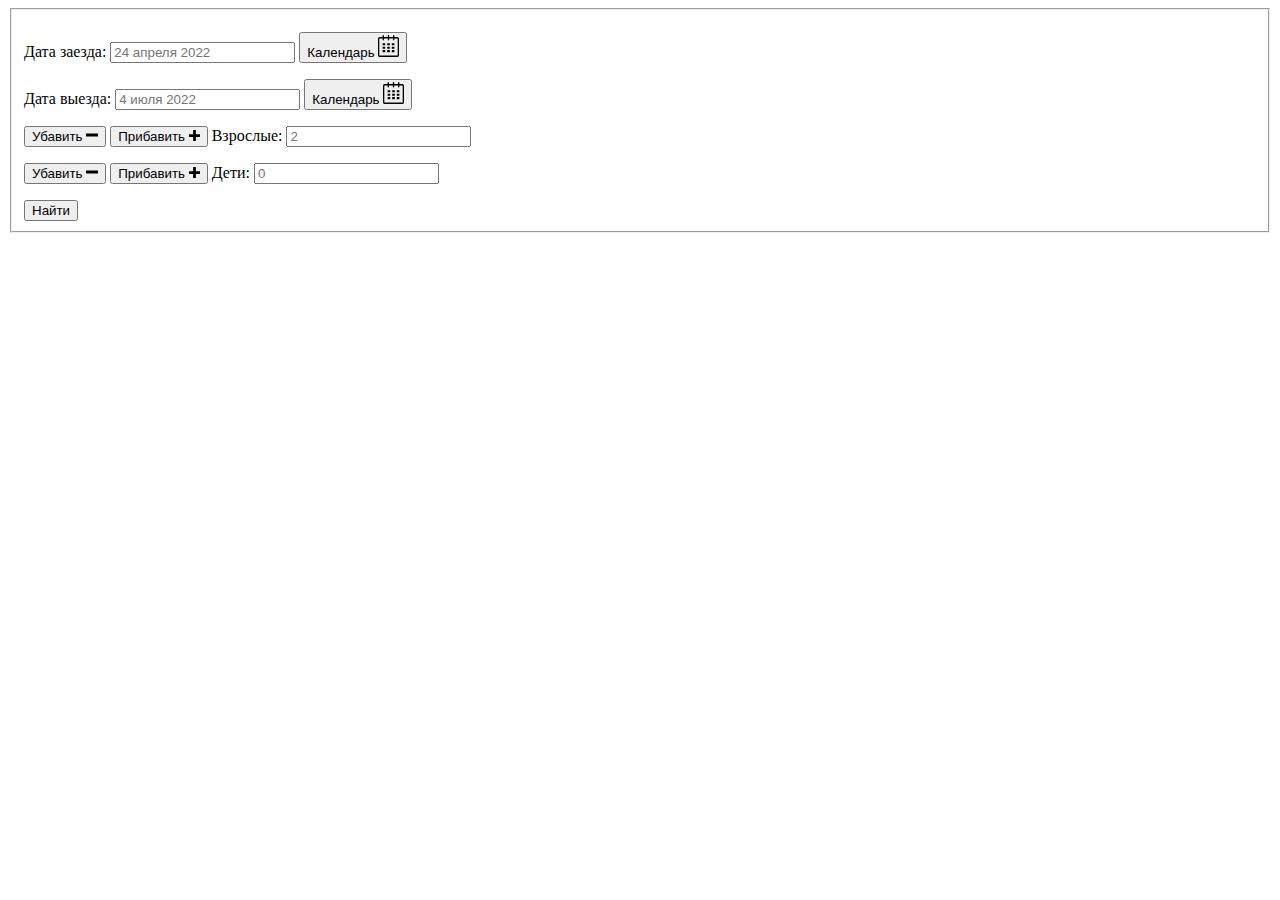
<file: modal.html>
<!DOCTYPE html>
<html lang="en">

  <head>
    <meta charset="UTF-8">
    <meta http-equiv="X-UA-Compatible" content="IE=edge">
    <meta name="viewport" content="width=device-width, initial-scale=1.0">
    <title>Модальное окно</title>
  </head>

  <body>
    <div class="wrap"></div>
    <section class="form">
      <form action="https://echo.htmlacademy.ru" class="form-search no-js" method="post">
        <fieldset class="form-body">
          <p>
            <label class="form-search-label-from" for="from">Дата заезда: </label>
            <input class="form-search-field" id="from" name="date" placeholder="24 апреля 2022" type="text">
            <button type="button" class="form-search-calendar">
              <span class="visually-hidden">Календарь</span>
              <svg height="22" viewbox="0 0 21 22" width="21" xmlns="http://www.w3.org/2000/svg">
                <path
                  d="M19.251 2.025h-2.845V.648c0-.381-.294-.689-.656-.689-.363 0-.656.308-.656.689v1.377h-3.938V.648c0-.381-.294-.689-.655-.689-.363 0-.657.308-.657.689v1.377H5.906V.648c0-.381-.294-.689-.656-.689-.363 0-.657.308-.657.689v1.377H1.75C.784 2.025 0 2.847 0 3.862v16.302C0 21.179.784 22 1.75 22h17.501c.966 0 1.749-.821 1.749-1.836V3.862c0-1.015-.783-1.837-1.749-1.837zm.437 18.139a.448.448 0 0 1-.437.459H1.75a.45.45 0 0 1-.438-.459V3.862a.45.45 0 0 1 .438-.459h2.844v1.378c0 .381.294.689.657.689.362 0 .656-.308.656-.689V3.403h3.938v1.378c0 .381.294.689.657.689.361 0 .655-.308.655-.689V3.403h3.938v1.378c0 .381.293.689.656.689.362 0 .656-.308.656-.689V3.403h2.845c.241 0 .437.206.437.459v16.302z" />
                <path
                  d="M4.594 8.225h2.625v2.066H4.594zM4.594 11.668h2.625v2.067H4.594zM4.594 15.112h2.625v2.066H4.594zM9.188 15.112h2.625v2.066H9.188zM9.188 11.668h2.625v2.067H9.188zM9.188 8.225h2.625v2.066H9.188zM13.781 15.112h2.625v2.066h-2.625zM13.781 11.668h2.625v2.067h-2.625zM13.781 8.225h2.625v2.066h-2.625z" />
              </svg>
            </button>
          </p>
          <p>
            <label class="form-search-label-to" for="to">Дата выезда: </label>
            <input class="form-search-field" id="to" name="date" placeholder="4 июля 2022" type="text">
            <button type="button" class="form-search-calendar">
              <span class="visually-hidden">Календарь</span>
              <svg height="22" viewbox="0 0 21 22" width="21" xmlns="http://www.w3.org/2000/svg">
                <path
                  d="M19.251 2.025h-2.845V.648c0-.381-.294-.689-.656-.689-.363 0-.656.308-.656.689v1.377h-3.938V.648c0-.381-.294-.689-.655-.689-.363 0-.657.308-.657.689v1.377H5.906V.648c0-.381-.294-.689-.656-.689-.363 0-.657.308-.657.689v1.377H1.75C.784 2.025 0 2.847 0 3.862v16.302C0 21.179.784 22 1.75 22h17.501c.966 0 1.749-.821 1.749-1.836V3.862c0-1.015-.783-1.837-1.749-1.837zm.437 18.139a.448.448 0 0 1-.437.459H1.75a.45.45 0 0 1-.438-.459V3.862a.45.45 0 0 1 .438-.459h2.844v1.378c0 .381.294.689.657.689.362 0 .656-.308.656-.689V3.403h3.938v1.378c0 .381.294.689.657.689.361 0 .655-.308.655-.689V3.403h3.938v1.378c0 .381.293.689.656.689.362 0 .656-.308.656-.689V3.403h2.845c.241 0 .437.206.437.459v16.302z" />
                <path
                  d="M4.594 8.225h2.625v2.066H4.594zM4.594 11.668h2.625v2.067H4.594zM4.594 15.112h2.625v2.066H4.594zM9.188 15.112h2.625v2.066H9.188zM9.188 11.668h2.625v2.067H9.188zM9.188 8.225h2.625v2.066H9.188zM13.781 15.112h2.625v2.066h-2.625zM13.781 11.668h2.625v2.067h-2.625zM13.781 8.225h2.625v2.066h-2.625z" />
              </svg>
            </button>
          </p>
          <div class="humans">
            <p class="find-item">
              <button class="minus-adult" type="button">
                <span class="visually-hidden">Убавить</span>
                <svg height="12" viewbox="0 0 32 32" width="12">
                  <path
                    d="M0 13v6c0 0.552 0.448 1 1 1h30c0.552 0 1-0.448 1-1v-6c0-0.552-0.448-1-1-1h-30c-0.552 0-1 0.448-1 1z">
                  </path>
                </svg>
              </button>
              <button class="plus-adult" type="button">
                <span class="visually-hidden">Прибавить</span>
                <svg height="11" viewbox="0 0 32 32" width="11">
                  <path
                    d="M31 12h-11v-11c0-0.552-0.448-1-1-1h-6c-0.552 0-1 0.448-1 1v11h-11c-0.552 0-1 0.448-1 1v6c0 0.552 0.448 1 1 1h11v11c0 0.552 0.448 1 1 1h6c0.552 0 1-0.448 1-1v-11h11c0.552 0 1-0.448 1-1v-6c0-0.552-0.448-1-1-1z">
                  </path>
                </svg>
              </button>
              <label for="adults" class="form-search-number">Взрослые:</label>
              <input class="input-number input-adults" name="adult" id="adults" placeholder="2" type="text">
            </p>
            <p class="find-item">
              <button class="minus-child" type="button">
                <span class="visually-hidden">Убавить</span>
                <svg height="12" viewbox="0 0 32 32" width="12">
                  <path
                    d="M0 13v6c0 0.552 0.448 1 1 1h30c0.552 0 1-0.448 1-1v-6c0-0.552-0.448-1-1-1h-30c-0.552 0-1 0.448-1 1z">
                  </path>
                </svg>
              </button>
              <button class="plus-child" type="button">
                <span class="visually-hidden">Прибавить</span>
                <svg height="11" viewbox="0 0 32 32" width="11">
                  <path
                    d="M31 12h-11v-11c0-0.552-0.448-1-1-1h-6c-0.552 0-1 0.448-1 1v11h-11c-0.552 0-1 0.448-1 1v6c0 0.552 0.448 1 1 1h11v11c0 0.552 0.448 1 1 1h6c0.552 0 1-0.448 1-1v-11h11c0.552 0 1-0.448 1-1v-6c0-0.552-0.448-1-1-1z">
                  </path>
                </svg>
              </button>
              <label for="children" class="form-search-number">Дети:</label>
              <input class="input-number input-children" name="child" id="children" placeholder="0" type="text">
            </p>
          </div>
          <button class="search-button" type="submit"> Найти </button>
        </fieldset>
      </form>
    </section>
    </div>
  </body>

</html>
</file>
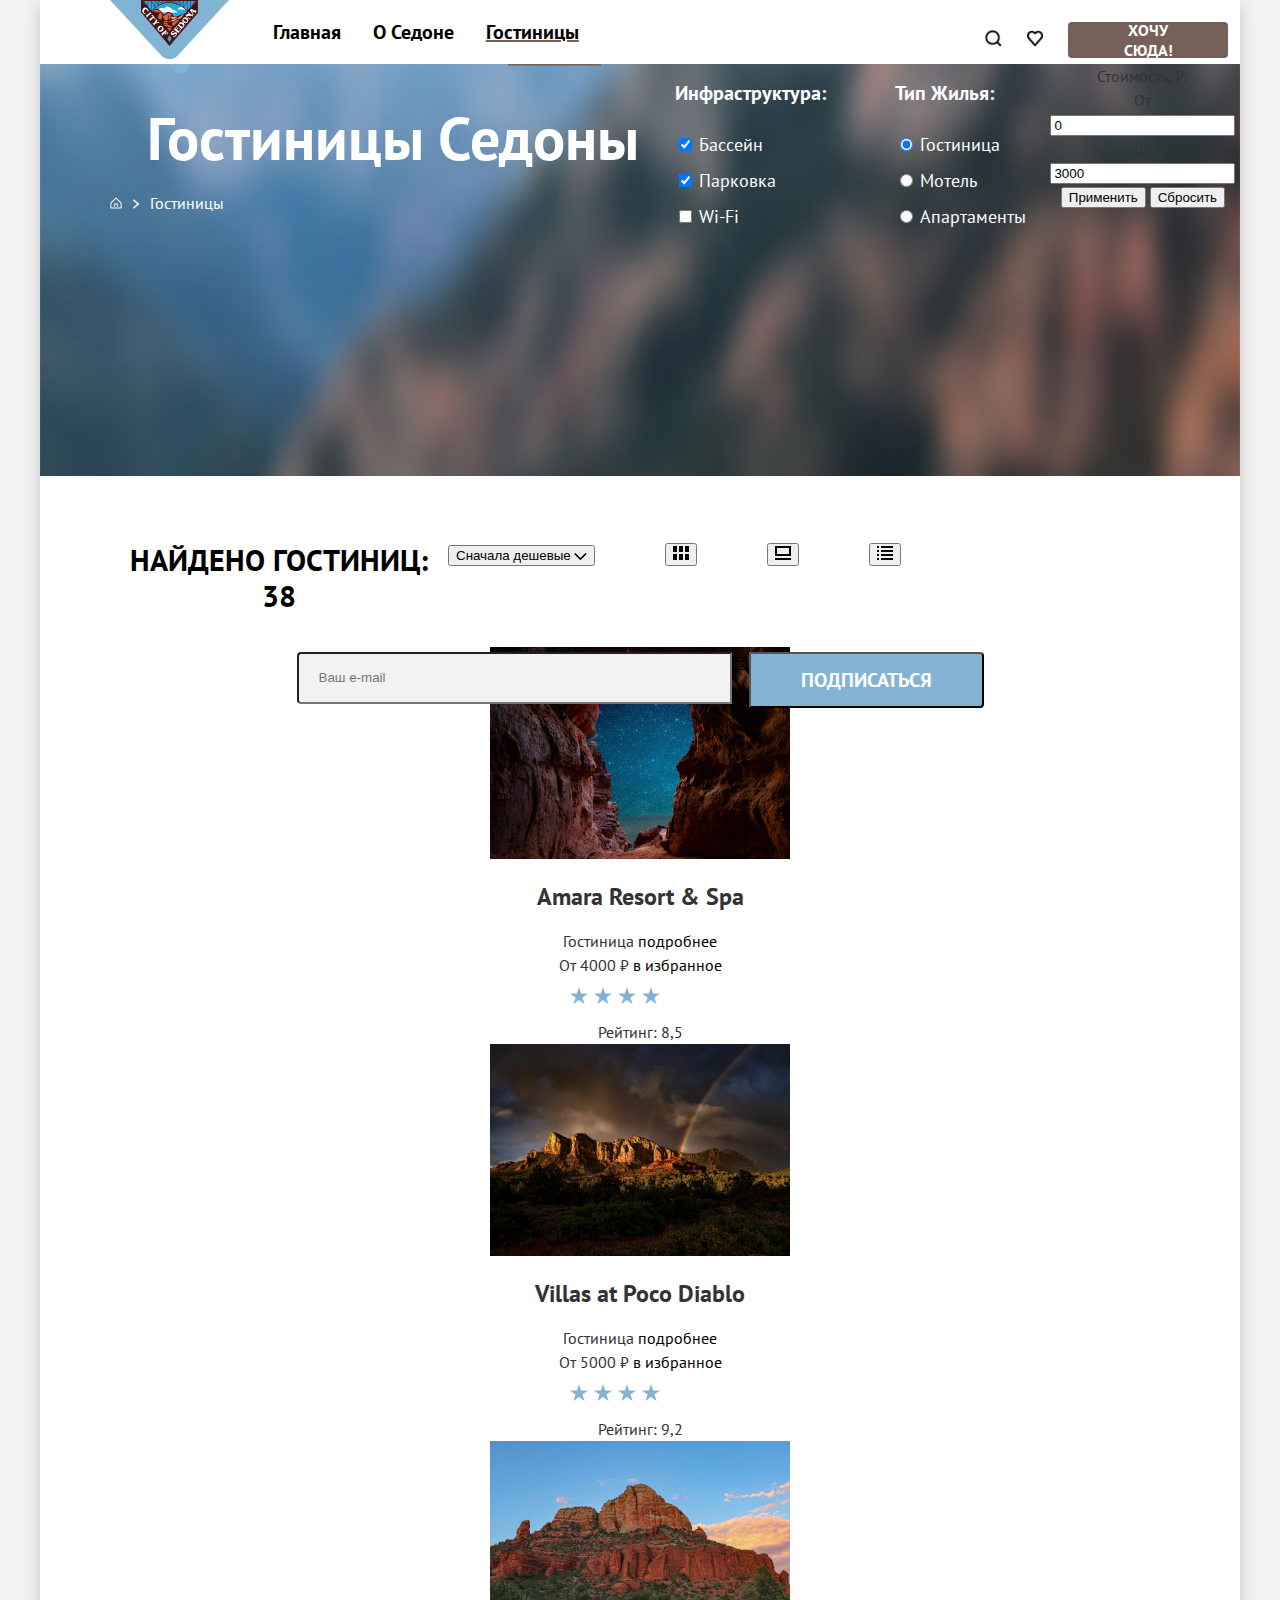
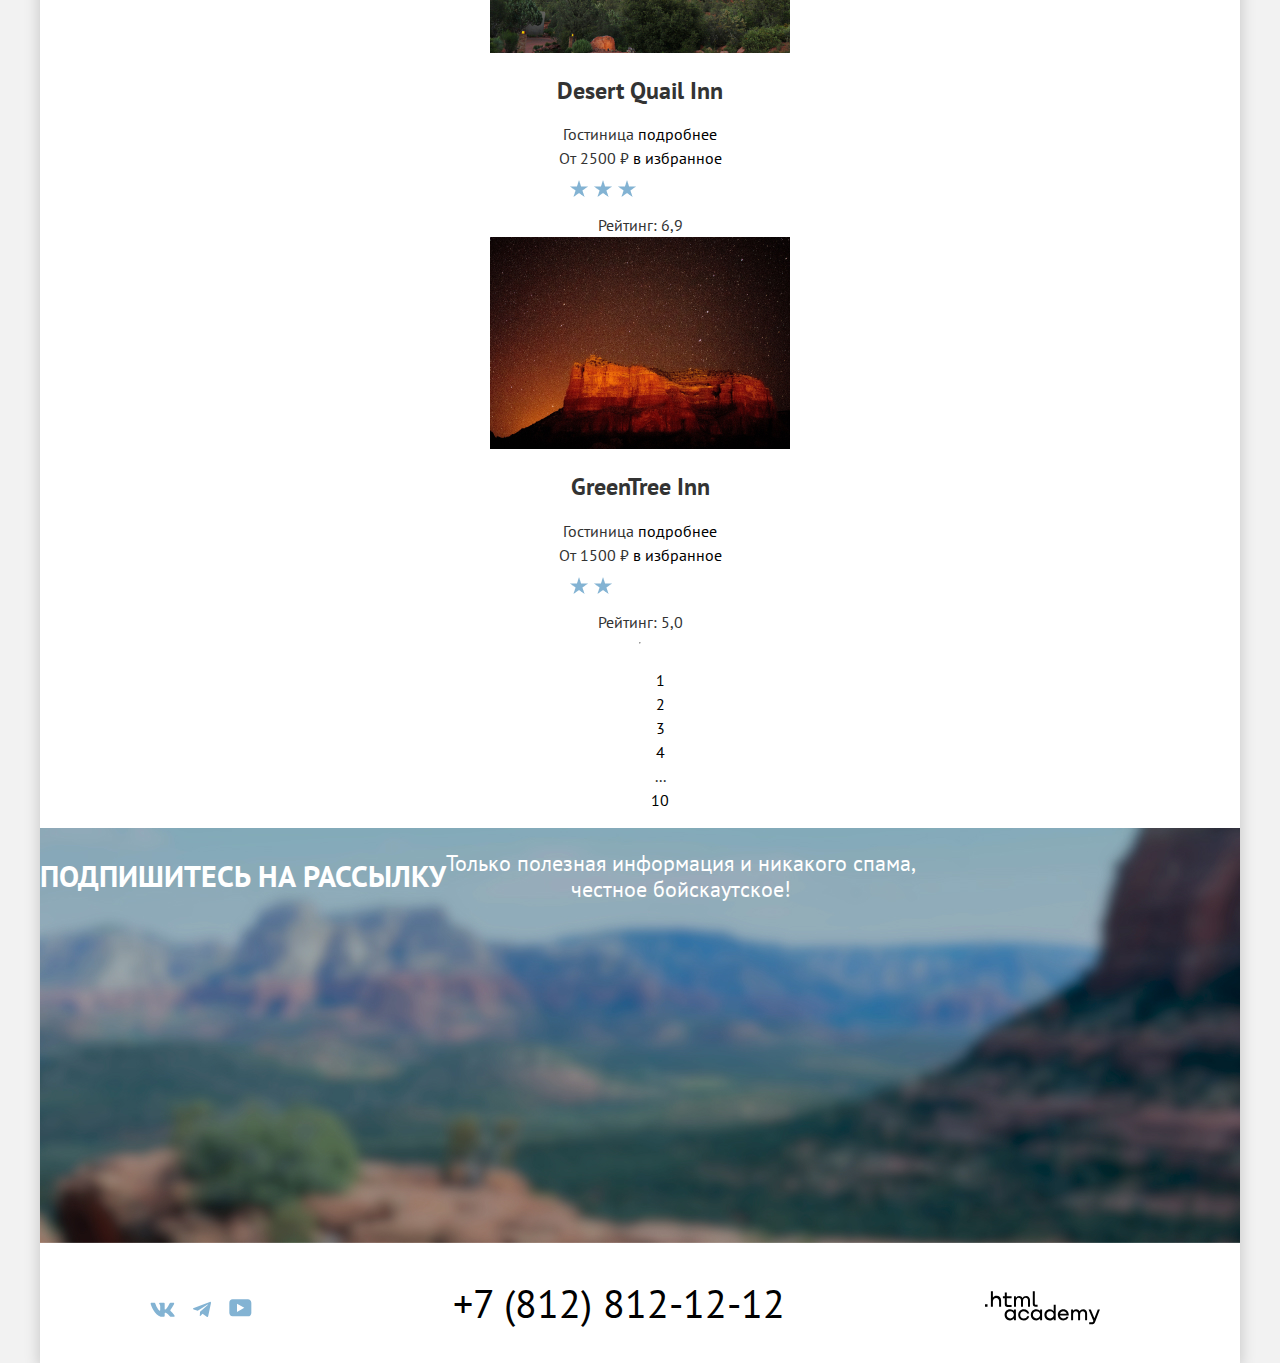
<file: 1/catalog.html>
<!DOCTYPE html>
<html lang="ru">

  <head>
    <meta charset="utf-8">
    <link rel="icon" href="sedona.ico">
    <title>Каталог Гостиниц</title>
    <link rel="icon" type="image/png" href="/img/sedona.png">
    <link rel="stylesheet" href="styles/styles.css">
    <base href="https://htmlacademy-htmlcss.github.io/2162609-sedona-35/1/">
</head>

  <body>
    <div class="wrap">
      <header class="page-header">
        <div class="navigation">
          <nav class="main-navigation">
            <a class="main-header-logo" href="index.html">
              <img src="img/logo/main-logo.svg" width="140" height="70" alt="Логотип Седоны">
            </a>
            <ul class="site-navigation__list">
              <li><a href="index.html">Главная</a></li>
              <li><a href="#">О Седоне</a></li>
              <li><a class="active" href="catalog.html">Гостиницы</a></li>
            </ul>
          </nav>
        </div>
        <div class="navigation__user">
          <nav class="user-navigation">
            <ul class="user-navigation__list">
              <li>
                <a href="#" class="navigation__search"><img src="img/logo/main-search.png" alt="Кнопка поиска"
                    width="18" height="18">
                </a>
              </li>
              <li>
                <a href="#" class="navigation__hearts"><img src="img/logo/main-heart.png" alt="Иконка с сердечком"
                    width="18" height="17">
                </a>
              </li>
              <li class="btn user-nav__btn">
                <a class="user-nav__link btn__user-nav" href="">Хочу сюда!
                </a>
              </li>
            </ul>
          </nav>
        </div>
      </header>

      <main class="main-catalog">
        <section class="selection-block">
          <div class="catalog__title">
            <h1>Гостиницы Седоны</h1>
            <ul class="breadcrubs">
              <li class="breadcrubs__item">
                <img src="img/icons/house.svg" alt="Breadcrubs House">
              </li>
              <li class="breadcrubs__item">
                <img src="img/icons/st-right.svg" alt="Right">
              </li>
              <li class="breadcrubs__item breadcrubs__item--hotel">Гостиницы</li>
            </ul>
          </div>
          <form class="selection-form" action="#" method="post">
            <div class="selection">
              <div class="infrasrtrucure-item">
                <h2>Инфраструктура:</h2>
                <div class="checkbox">
                  <input type="checkbox" name="pool" value="Бассейн" id="checkbox01" checked>
                  <label for="checkbox01">Бассейн</label>
                </div>
                <div class="checkbox">
                  <input type="checkbox" name="parking" value="Парковка" id="checkbox02" checked>
                  <label for="checkbox02">Парковка</label>
                </div>
                <div class="checkbox">
                  <input type="checkbox" name="wifi" value="Парковка" id="checkbox03">
                  <label for="checkbox03">Wi-Fi</label>
                </div>
              </div>
              <div class="housetype-item">
                <h2>Тип жилья:</h2>
                <div class="checkbox">
                  <input type="radio" name="hotel" value="Гостиница" id="checkbox04" checked>
                  <label for="checkbox04">Гостиница</label>
                </div>
                <div class="checkbox">
                  <input type="radio" name="motel" value="Мотель" id="checkbox05">
                  <label for="checkbox05">Мотель</label>
                </div>
                <div class="checkbox">
                  <input type="radio" name="apartments" value="Апартаменты" id="checkbox06">
                  <label for="checkbox06">Апартаменты</label>
                </div>
              </div>
            </div>
            <div class="cost-filter">
              <div class="cost-filter-title">
                <legend>Стоимость, ₽:</legend>
              </div>
              <div class="cost-control">
                <label class="cost-from">От <input type="text" name="from" value="0" id="from-value"></label>
                <!--
              --><label class="cost-to">До <input type="text" name="to" value="3000" id="to-value"></label>
              </div>
              <div class="cost-range">
                <div class="scale">
                  <div class="bar"></div>
                </div>
                <div class="range-toggle range-toggle-min"></div>
                <div class="range-toggle range-toggle-max"></div>
              </div>
              <div class="btn btn-apply">
                <button class="btn-apply" type="submit">Применить</button>
                <button class="btn-reset" type="reset">Сбросить</button>
              </div>
            </div>
          </form>
        </section>

        <div class="hotel-sort">
          <ul class="hotel-sort__list">
            <li class="hotelsort__item">
              <div class="hotel-sort__title">Найдено гостиниц: 38</div>
            </li>
            <div class="hotel-sort__right">
              <li class="hotelsort__item">
                <div class="dropdown">
                  <button class="drop-btn">Сначала дешевые
                    <img src="img/icons/down.svg" alt="Иконка всплывающего меню">
                  </button>
                </div>
              </li>
              <li class="hotelsort__item">
                <button class="btn__list-1">
                  <img src="img/icons/list-1.svg" alt="table" width="16" height="14">
                </button>
              </li>
              <li class="hotelsort__item">
                <button class="btn__list-2">
                  <img src="img/icons/list-2.svg" alt="slideshow" width="16" height="14">
                </button>
              </li>
              <li class="hotelsort__item">
                <button class="btn__list-3">
                  <img src="img/icons/list-3.svg" alt="list" width="16" height="14">
                </button>
              </li>
            </div>
          </ul>

          <div class="hotel">
            <div class="hotel__picture">
              <img src="img/hotel/hotel-1.jpg" alt="Картинка отеля Amara Resort & Spa" width="300" height="212">
            </div>
            <div class="hotel__content">
              <h2 class="hotel__title">Amara Resort & Spa</h2>
              <div class="hotel__block">
                <span>Гостиница</span>
                <a class="btn btn--brown" href="#">подробнее</a>
              </div>
              <div class="hotel__block">
                <span>От 4000 ₽</span>
                <a class="btn btn--blue" href="#">в избранное</a>
              </div>
            </div>
            <div class="hotel__rate">
              <div class="hotel__stars hotel__stars--four">
                <img src="img/stars/four.png" alt="Сколько звёзд у отеля" width="140" height="37">
              </div>
              <div class="hotel__rate--text">Рейтинг: 8,5</div>
            </div>
          </div>

          <div class="hotel">
            <div class="hotel__picture">
              <img src="img/hotel/hotel-2.jpg" alt="Картинка отеля Villas at Poco Diablo" width="300" height="212">
            </div>
            <div class="hotel__content">
              <h2 class="hotel__title">Villas at Poco Diablo</h2>
              <div class="hotel__block">
                <span>Гостиница</span>
                <a class="btn btn--brown" href="#">подробнее</a>
              </div>
              <div class="hotel__block">
                <span>От 5000 ₽</span>
                <a class="btn btn--blue" href="#">в избранное</a>
              </div>
            </div>
            <div class="hotel__rate">
              <div class="hotel__stars hotel__stars--four">
                <img src="img/stars/four.png" alt="Сколько звёзд у отеля" width="140" height="37">
              </div>
              <div class="hotel__rate--text">Рейтинг: 9,2</div>
            </div>
          </div>

          <div class="hotel">
            <div class="hotel__picture">
              <img src="img/hotel/hotel-3.jpg" alt="Картинка отеля Desert Quail Inn" width="300" height="212">
            </div>
            <div class="hotel__content">
              <h2 class="hotel__title">Desert Quail Inn</h2>
              <div class="hotel__block">
                <span>Гостиница</span>
                <a class="btn btn--brown" href="#">подробнее</a>
              </div>
              <div class="hotel__block">
                <span>От 2500 ₽</span>
                <a class="btn btn--blue" href="#">в избранное</a>
              </div>
            </div>
            <div class="hotel__rate">
              <div class="hotel__stars hotel__stars--four">
                <img src="img/stars/three.png" alt="Сколько звёзд у отеля" width="140" height="37">
              </div>
              <div class="hotel__rate--text">Рейтинг: 6,9</div>
            </div>
          </div>

          <div class="hotel">
            <div class="hotel__picture">
              <img src="img/hotel/hotel-4.jpg" alt="Картинка отеля GreenTree Inn">
            </div>
            <div class="hotel__content">
              <h2 class="hotel__title">GreenTree Inn</h2>
              <div class="hotel__block">
                <span>Гостиница</span>
                <a class="btn btn--brown" href="#">подробнее</a>
              </div>
              <div class="hotel__block">
                <span>От 1500 ₽</span>
                <a class="btn btn--blue" href="#">в избранное</a>
              </div>
            </div>
            <div class="hotel__rate">
              <div class="hotel__stars hotel__stars--four">
                <img src="img/stars/two.png" alt="Сколько звёзд у отеля" width="140" height="37">
              </div>
              <div class="hotel__rate--text">Рейтинг: 5,0</div>
            </div>
          </div>

          <hr class="holet__line">

          <div class="pagination"></div>
          <ul class="pagination__list">
            <li class="pagination__item"><a href="#">1</a></li>
            <li class="pagination__item"><a href="#">2</a></li>
            <li class="pagination__item"><a href="#">3</a></li>
            <li class="pagination__item"><a href="#">4</a></li>
            <li class="pagination__item">...</li>
            <li class="pagination__item"><a href="#">10</a></li>
          </ul>

          <section class="promo-sub">
            <h2 class="visually-hidden">Подписка на рассылку</h2>
            <p class="sub-title">Подпишитесь на рассылку</p>
            <p class="sub-description">Только полезная информация и никакого спама,<br> честное бойскаутское!</p>
          </section>
          <div class="sub__input">
            <form class="appointment__form" action="http://echo.htmlacademy.ru" method="post">
              <input name="text" placeholder="Ваш e-mail">
              <i class="sub__input--icon input__icon" aria-hidden="true"><img src="img/icons/bloknot.svg" alt=""></i>
              <button class="button" type="submit">Подписаться</button>
            </form>
          </div>
        </div>
      </main>

      <footer class="page-footer">
        <div class="footer-container">
          <section class="footer-social">
            <h2 class="visually-hidden">Седона в социальных сетях</h2>
            <ul class="social-list">
              <li class="social-item">
                <a class="social-button button-tw" href="#">
                  <svg xmlns="http://www.w3.org/2000/svg" width="25" height="15" fill="none" viewBox="0 0 25 15">
                    <path fill="#83B3D3" fill-rule="evenodd"
                      d="M24.116 1.804c.166-.546 0-.948-.795-.948h-2.625c-.668 0-.976.347-1.143.73 0 0-1.335 3.196-3.226 5.272-.612.602-.89.793-1.224.793-.167 0-.418-.19-.418-.738V1.804c0-.656-.184-.948-.74-.948H9.817c-.417 0-.668.304-.668.593 0 .621.946.765 1.043 2.513V7.76c0 .833-.153.984-.487.984-.89 0-3.055-3.21-4.34-6.885-.249-.715-.5-1.003-1.172-1.003H1.566c-.75 0-.9.347-.9.73 0 .682.89 4.07 4.145 8.551 2.17 3.06 5.225 4.72 8.008 4.72 1.67 0 1.875-.369 1.875-1.004V11.54c0-.737.158-.884.687-.884.39 0 1.057.192 2.615 1.667 1.78 1.75 2.073 2.533 3.075 2.533h2.625c.75 0 1.126-.368.91-1.096-.238-.724-1.088-1.775-2.215-3.022-.612-.71-1.53-1.475-1.809-1.858-.389-.49-.278-.71 0-1.147 0 0 3.2-4.426 3.533-5.929h.001Z"
                      clip-rule="evenodd" />
                  </svg>
                </a>
              </li>
              <li class="social-item">
                <a class="social-button button-tg" href="#">
                  <svg xmlns="http://www.w3.org/2000/svg" width="18" height="16" fill="none" viewBox="0 0 18 16">
                    <path fill="#83B3D3"
                      d="M16.785.956.84 7.104C-.248 7.541-.24 8.148.64 8.42l4.094 1.277 9.472-5.976c.448-.272.857-.126.52.173l-7.673 6.925H7.05l.002.001-.283 4.22c.414 0 .597-.19.829-.414l1.988-1.934 4.136 3.055c.762.42 1.31.205 1.5-.706l2.715-12.795c.278-1.114-.425-1.618-1.153-1.29Z" />
                  </svg>
                </a>
              </li>
              <li class="social-item">
                <a class="social-button button-yt" href="#">
                  <svg xmlns="http://www.w3.org/2000/svg" width="23" height="18" fill="none" viewBox="0 0 23 18">
                    <path fill="#83B3D3"
                      d="M18.94.356H3.507C1.647.356.333 1.95.333 3.756V13.85c0 1.913 1.314 3.506 3.174 3.506H19.16c1.642 0 3.174-1.593 3.174-3.4v-10.2c-.219-1.806-1.532-3.4-3.393-3.4ZM7.995 12.894V4.819l7.333 4.037-7.333 4.038Z" />
                  </svg>
                </a>
              </li>
            </ul>
          </section>
          <p class="contact-phone">+7 (812) 812-12-12</p>
          <p class="footer-coryright">
            <a class="button-link" href="https://htmlacademy.ru">
              <svg xmlns="http://www.w3.org/2000/svg" width="115" height="34" fill="none" viewBox="0 0 115 34">
                <path fill="#000"
                  d="M0 13.256v2.6h2.5v-2.6H0ZM11.6 4.856c-1.6 0-2.8.7-3.6 1.7h-.1v-6.2h-2v15.5h2v-5.3c0-2.1
            1.3-3.6 3.3-3.6 1.8 0 2.9 1.4 2.9 3.2v5.7h2v-6.1c.1-3-1.8-4.9-4.5-4.9ZM26.6
            5.156h-4.8v-3.7h-2v3.8h-1.9v2h1.9v6c0 1.7 1 2.7 2.7 2.7h4.1v-2h-3.7c-.7
            0-1.1-.4-1.1-1.1v-5.7h4.8v-2ZM41.1 4.956c-1.6 0-2.9.8-3.5 2.1h-.1c-.6-1.2-1.8-2.1-3.4-2.1-1.4 0-2.5.8-3.1
            1.8h-.1v-1.6H29v10.6h2v-5.4c0-2 1-3.5 2.6-3.5 1.5 0 2.4 1 2.4 2.6v6.3h2v-5.6c0-2.4 1.4-3.3 2.6-3.3 1.5 0 2.4
            1 2.4 2.6v6.3h2v-6.5c.1-2.5-1.4-4.3-3.9-4.3ZM47.8 13.056c0 1.7 1 2.7 2.8 2.7h2v-2h-1.7c-.7 0-1.1-.4-1.1-1.1V.356h-2v12.7ZM28.9
            20.056c-.9-1.1-2.2-1.8-3.9-1.8-3.1 0-5.4 2.3-5.4 5.6s2.3 5.6 5.4 5.6c1.8 0 3-.8 3.8-1.9h.1v1.6h2v-10.6h-2v1.5Zm-3.6
             7.4c-2.2 0-3.6-1.6-3.6-3.6s1.4-3.6 3.6-3.6 3.6 1.6 3.6 3.6c0 1.9-1.4 3.6-3.6 3.6ZM44.2 22.356c-.5-2.4-2.6-4.1-5.4-4.1-3.4
              0-5.6 2.5-5.6 5.6 0 3.1 2.2 5.6 5.6 5.6 2.8 0 4.9-1.8 5.4-4.2h-2.1c-.4 1.3-1.7 2.3-3.3 2.3-2.2 0-3.6-1.6-3.6-3.6s1.4-3.6
              3.6-3.6c1.6 0 2.8 1 3.3 2.2h2.1v-.2ZM55.1 20.056c-.9-1.1-2.2-1.8-3.9-1.8-3.1 0-5.4 2.3-5.4 5.6s2.3 5.6 5.4 5.6c1.8
              0 3-.8 3.8-1.9h.1v1.6h2v-10.6h-2v1.5Zm-3.6 7.4c-2.2 0-3.6-1.6-3.6-3.6s1.4-3.6 3.6-3.6 3.6 1.6 3.6 3.6c0
               1.9-1.5 3.6-3.6 3.6ZM68.7 20.156c-.9-1.1-2.2-1.9-3.9-1.9-3.1 0-5.4 2.3-5.4 5.6s2.2 5.6 5.4 5.6c1.7 0
               3-.8 3.8-1.8h.1v1.5h2v-15.4h-2v6.4Zm-3.6 7.3c-2.2 0-3.6-1.6-3.6-3.6s1.4-3.6 3.6-3.6 3.6 1.6 3.6 3.6c-.1
               2-1.5 3.6-3.6 3.6ZM78.3 18.256c-3.3 0-5.5 2.5-5.5 5.6 0 3 2.1 5.6 5.5 5.6 2.5 0 4.5-1.3 5.2-3.6h-2.1c-.5
               1-1.6 1.6-3 1.6-1.9 0-3.3-1.3-3.4-2.9h8.8c.2-3.6-2-6.3-5.5-6.3Zm0 1.9c1.7 0 3 1 3.3 2.6h-6.5c.3-1.5 1.5-2.6
               3.2-2.6ZM98.2 18.256c-1.6 0-2.9.8-3.6 2h-.1c-.6-1.2-1.8-2-3.4-2-1.4 0-2.5.7-3.1 1.8v-1.5h-1.9v10.6h2v-5.4c0-2
                1-3.4 2.6-3.5 1.5 0 2.4 1 2.4 2.6v6.3h2v-5.6c0-2.4 1.4-3.3 2.6-3.3 1.5 0 2.4 1 2.4 2.6v6.3h2v-6.5c.1-2.6-1.4-4.4-3.9-4.4ZM109.4
                27.356l-3.6-8.9h-2.2l4.8 11.6c-.3.9-.7 1.2-1.7 1.2h-2.5v2h2.5c1.8 0 2.8-.8 3.5-2.6l4.7-12.2h-2.1l-3.4 8.9Z" />
              </svg>
            </a>
          </p>
        </div>
      </footer>
    </div>
  </body>

</html>
</file>
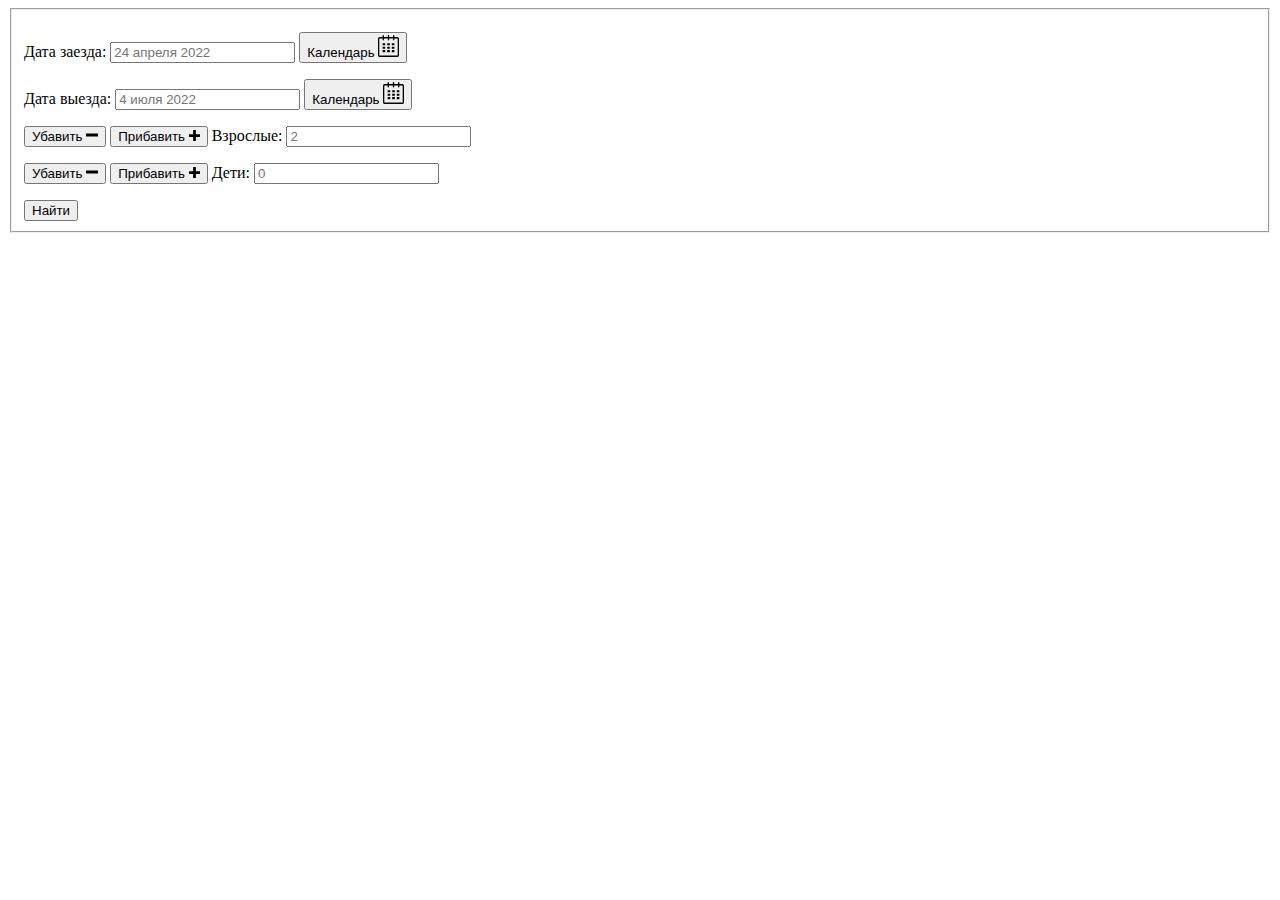
<file: 1/modal.html>
<!DOCTYPE html>
<html lang="en">

  <head>
    <meta charset="UTF-8">
    <meta http-equiv="X-UA-Compatible" content="IE=edge">
    <meta name="viewport" content="width=device-width, initial-scale=1.0">
    <title>Модальное окно</title>
    <base href="https://htmlacademy-htmlcss.github.io/2162609-sedona-35/1/">
</head>

  <body>
    <div class="wrap"></div>
    <section class="form">
      <form action="https://echo.htmlacademy.ru" class="form-search no-js" method="post">
        <fieldset class="form-body">
          <p>
            <label class="form-search-label-from" for="from">Дата заезда: </label>
            <input class="form-search-field" id="from" name="date" placeholder="24 апреля 2022" type="text">
            <button type="button" class="form-search-calendar">
              <span class="visually-hidden">Календарь</span>
              <svg height="22" viewbox="0 0 21 22" width="21" xmlns="http://www.w3.org/2000/svg">
                <path
                  d="M19.251 2.025h-2.845V.648c0-.381-.294-.689-.656-.689-.363 0-.656.308-.656.689v1.377h-3.938V.648c0-.381-.294-.689-.655-.689-.363 0-.657.308-.657.689v1.377H5.906V.648c0-.381-.294-.689-.656-.689-.363 0-.657.308-.657.689v1.377H1.75C.784 2.025 0 2.847 0 3.862v16.302C0 21.179.784 22 1.75 22h17.501c.966 0 1.749-.821 1.749-1.836V3.862c0-1.015-.783-1.837-1.749-1.837zm.437 18.139a.448.448 0 0 1-.437.459H1.75a.45.45 0 0 1-.438-.459V3.862a.45.45 0 0 1 .438-.459h2.844v1.378c0 .381.294.689.657.689.362 0 .656-.308.656-.689V3.403h3.938v1.378c0 .381.294.689.657.689.361 0 .655-.308.655-.689V3.403h3.938v1.378c0 .381.293.689.656.689.362 0 .656-.308.656-.689V3.403h2.845c.241 0 .437.206.437.459v16.302z" />
                <path
                  d="M4.594 8.225h2.625v2.066H4.594zM4.594 11.668h2.625v2.067H4.594zM4.594 15.112h2.625v2.066H4.594zM9.188 15.112h2.625v2.066H9.188zM9.188 11.668h2.625v2.067H9.188zM9.188 8.225h2.625v2.066H9.188zM13.781 15.112h2.625v2.066h-2.625zM13.781 11.668h2.625v2.067h-2.625zM13.781 8.225h2.625v2.066h-2.625z" />
              </svg>
            </button>
          </p>
          <p>
            <label class="form-search-label-to" for="to">Дата выезда: </label>
            <input class="form-search-field" id="to" name="date" placeholder="4 июля 2022" type="text">
            <button type="button" class="form-search-calendar">
              <span class="visually-hidden">Календарь</span>
              <svg height="22" viewbox="0 0 21 22" width="21" xmlns="http://www.w3.org/2000/svg">
                <path
                  d="M19.251 2.025h-2.845V.648c0-.381-.294-.689-.656-.689-.363 0-.656.308-.656.689v1.377h-3.938V.648c0-.381-.294-.689-.655-.689-.363 0-.657.308-.657.689v1.377H5.906V.648c0-.381-.294-.689-.656-.689-.363 0-.657.308-.657.689v1.377H1.75C.784 2.025 0 2.847 0 3.862v16.302C0 21.179.784 22 1.75 22h17.501c.966 0 1.749-.821 1.749-1.836V3.862c0-1.015-.783-1.837-1.749-1.837zm.437 18.139a.448.448 0 0 1-.437.459H1.75a.45.45 0 0 1-.438-.459V3.862a.45.45 0 0 1 .438-.459h2.844v1.378c0 .381.294.689.657.689.362 0 .656-.308.656-.689V3.403h3.938v1.378c0 .381.294.689.657.689.361 0 .655-.308.655-.689V3.403h3.938v1.378c0 .381.293.689.656.689.362 0 .656-.308.656-.689V3.403h2.845c.241 0 .437.206.437.459v16.302z" />
                <path
                  d="M4.594 8.225h2.625v2.066H4.594zM4.594 11.668h2.625v2.067H4.594zM4.594 15.112h2.625v2.066H4.594zM9.188 15.112h2.625v2.066H9.188zM9.188 11.668h2.625v2.067H9.188zM9.188 8.225h2.625v2.066H9.188zM13.781 15.112h2.625v2.066h-2.625zM13.781 11.668h2.625v2.067h-2.625zM13.781 8.225h2.625v2.066h-2.625z" />
              </svg>
            </button>
          </p>
          <div class="humans">
            <p class="find-item">
              <button class="minus-adult" type="button">
                <span class="visually-hidden">Убавить</span>
                <svg height="12" viewbox="0 0 32 32" width="12">
                  <path
                    d="M0 13v6c0 0.552 0.448 1 1 1h30c0.552 0 1-0.448 1-1v-6c0-0.552-0.448-1-1-1h-30c-0.552 0-1 0.448-1 1z">
                  </path>
                </svg>
              </button>
              <button class="plus-adult" type="button">
                <span class="visually-hidden">Прибавить</span>
                <svg height="11" viewbox="0 0 32 32" width="11">
                  <path
                    d="M31 12h-11v-11c0-0.552-0.448-1-1-1h-6c-0.552 0-1 0.448-1 1v11h-11c-0.552 0-1 0.448-1 1v6c0 0.552 0.448 1 1 1h11v11c0 0.552 0.448 1 1 1h6c0.552 0 1-0.448 1-1v-11h11c0.552 0 1-0.448 1-1v-6c0-0.552-0.448-1-1-1z">
                  </path>
                </svg>
              </button>
              <label for="adults" class="form-search-number">Взрослые:</label>
              <input class="input-number input-adults" name="adult" id="adults" placeholder="2" type="text">
            </p>
            <p class="find-item">
              <button class="minus-child" type="button">
                <span class="visually-hidden">Убавить</span>
                <svg height="12" viewbox="0 0 32 32" width="12">
                  <path
                    d="M0 13v6c0 0.552 0.448 1 1 1h30c0.552 0 1-0.448 1-1v-6c0-0.552-0.448-1-1-1h-30c-0.552 0-1 0.448-1 1z">
                  </path>
                </svg>
              </button>
              <button class="plus-child" type="button">
                <span class="visually-hidden">Прибавить</span>
                <svg height="11" viewbox="0 0 32 32" width="11">
                  <path
                    d="M31 12h-11v-11c0-0.552-0.448-1-1-1h-6c-0.552 0-1 0.448-1 1v11h-11c-0.552 0-1 0.448-1 1v6c0 0.552 0.448 1 1 1h11v11c0 0.552 0.448 1 1 1h6c0.552 0 1-0.448 1-1v-11h11c0.552 0 1-0.448 1-1v-6c0-0.552-0.448-1-1-1z">
                  </path>
                </svg>
              </button>
              <label for="children" class="form-search-number">Дети:</label>
              <input class="input-number input-children" name="child" id="children" placeholder="0" type="text">
            </p>
          </div>
          <button class="search-button" type="submit"> Найти </button>
        </fieldset>
      </form>
    </section>
    </div>
  </body>

</html>
</file>
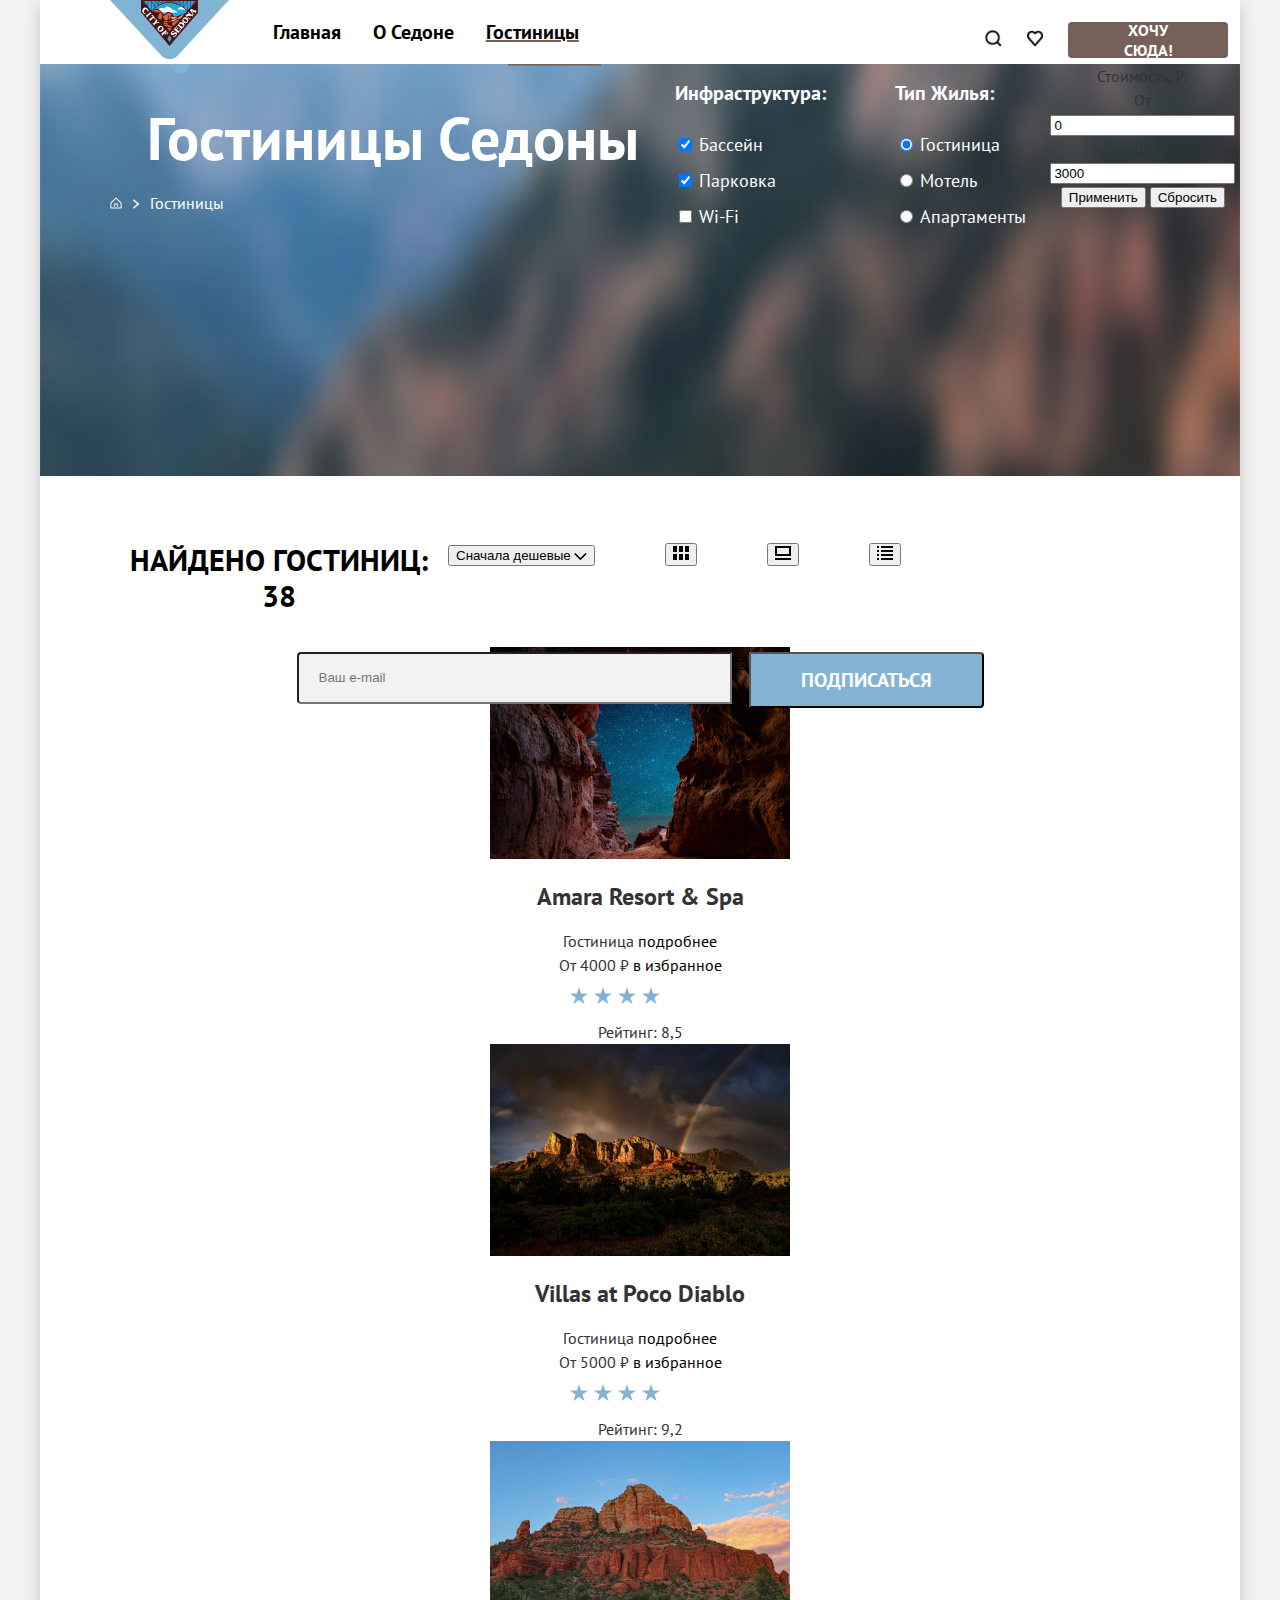
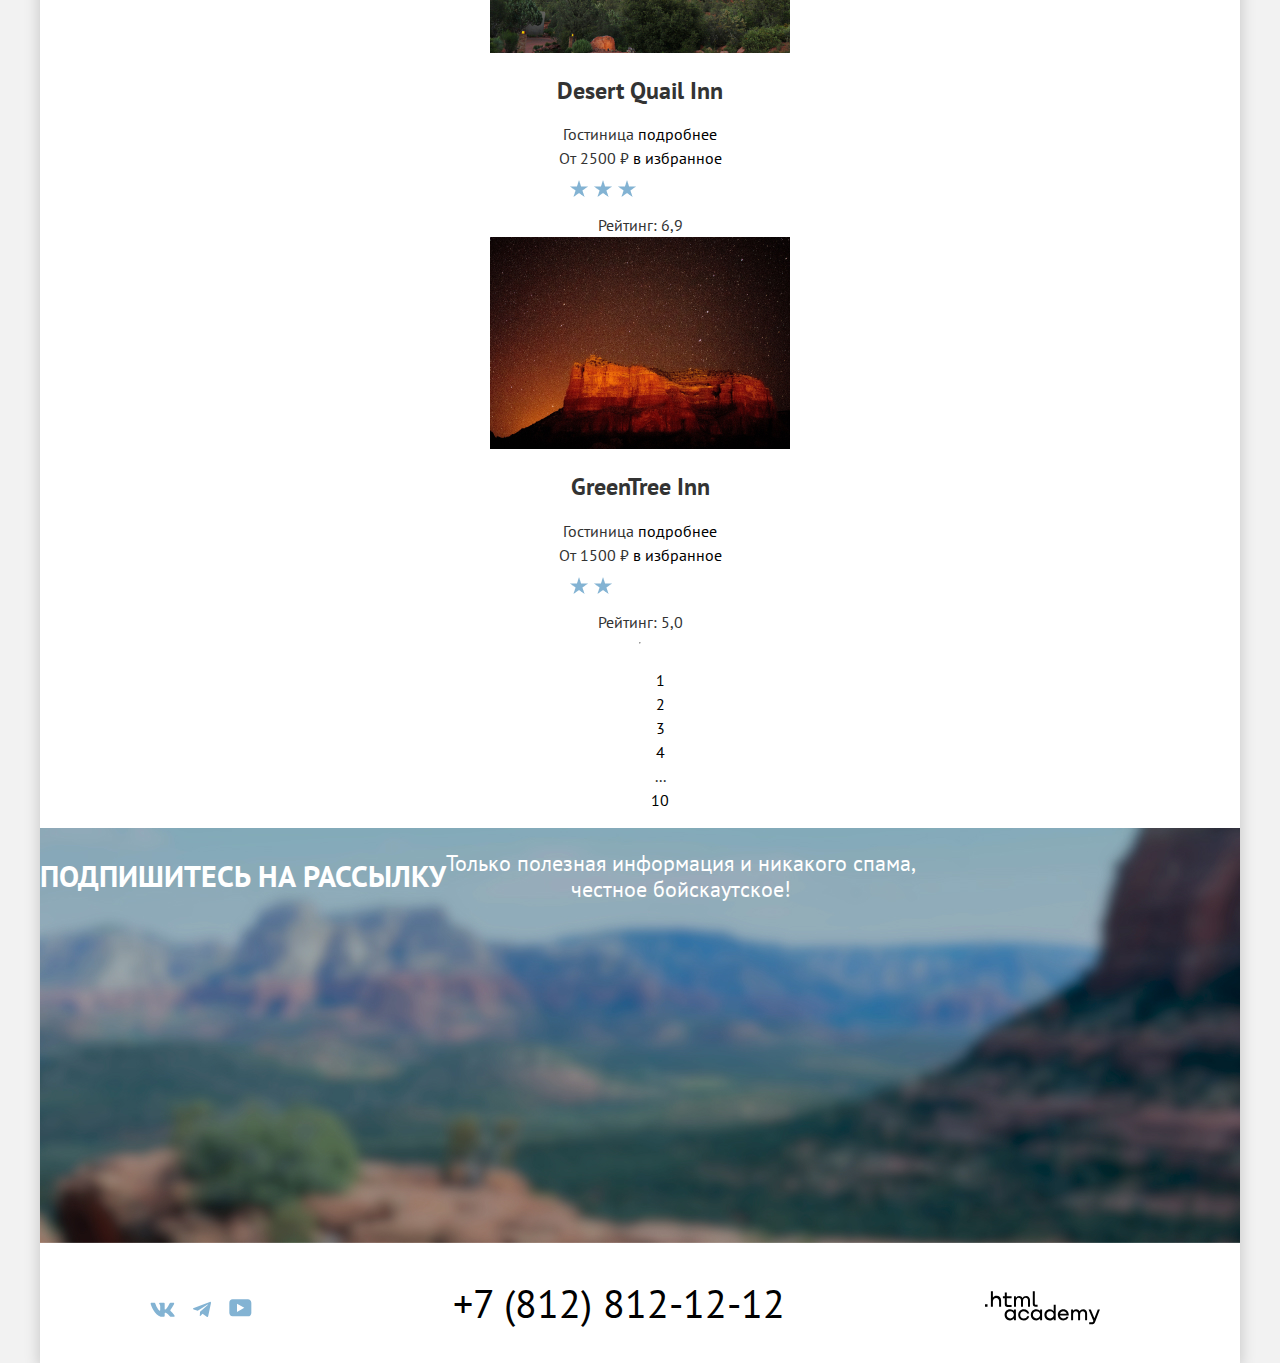
<file: master/catalog.html>
<!DOCTYPE html>
<html lang="ru">

  <head>
    <meta charset="utf-8">
    <link rel="icon" href="sedona.ico">
    <title>Каталог Гостиниц</title>
    <link rel="icon" type="image/png" href="/img/sedona.png">
    <link rel="stylesheet" href="styles/styles.css">
    <base href="https://htmlacademy-htmlcss.github.io/2162609-sedona-35/master/">
</head>

  <body>
    <div class="wrap">
      <header class="page-header">
        <div class="navigation">
          <nav class="main-navigation">
            <a class="main-header-logo" href="index.html">
              <img src="img/logo/main-logo.svg" width="140" height="70" alt="Логотип Седоны">
            </a>
            <ul class="site-navigation__list">
              <li><a href="index.html">Главная</a></li>
              <li><a href="#">О Седоне</a></li>
              <li><a class="active" href="catalog.html">Гостиницы</a></li>
            </ul>
          </nav>
        </div>
        <div class="navigation__user">
          <nav class="user-navigation">
            <ul class="user-navigation__list">
              <li>
                <a href="#" class="navigation__search"><img src="img/logo/main-search.png" alt="Кнопка поиска"
                    width="18" height="18">
                </a>
              </li>
              <li>
                <a href="#" class="navigation__hearts"><img src="img/logo/main-heart.png" alt="Иконка с сердечком"
                    width="18" height="17">
                </a>
              </li>
              <li class="btn user-nav__btn">
                <a class="user-nav__link btn__user-nav" href="">Хочу сюда!
                </a>
              </li>
            </ul>
          </nav>
        </div>
      </header>

      <main class="main-catalog">
        <section class="selection-block">
          <div class="catalog__title">
            <h1>Гостиницы Седоны</h1>
            <ul class="breadcrubs">
              <li class="breadcrubs__item">
                <img src="img/icons/house.svg" alt="Breadcrubs House">
              </li>
              <li class="breadcrubs__item">
                <img src="img/icons/st-right.svg" alt="Right">
              </li>
              <li class="breadcrubs__item breadcrubs__item--hotel">Гостиницы</li>
            </ul>
          </div>
          <form class="selection-form" action="#" method="post">
            <div class="selection">
              <div class="infrasrtrucure-item">
                <h2>Инфраструктура:</h2>
                <div class="checkbox">
                  <input type="checkbox" name="pool" value="Бассейн" id="checkbox01" checked>
                  <label for="checkbox01">Бассейн</label>
                </div>
                <div class="checkbox">
                  <input type="checkbox" name="parking" value="Парковка" id="checkbox02" checked>
                  <label for="checkbox02">Парковка</label>
                </div>
                <div class="checkbox">
                  <input type="checkbox" name="wifi" value="Парковка" id="checkbox03">
                  <label for="checkbox03">Wi-Fi</label>
                </div>
              </div>
              <div class="housetype-item">
                <h2>Тип жилья:</h2>
                <div class="checkbox">
                  <input type="radio" name="hotel" value="Гостиница" id="checkbox04" checked>
                  <label for="checkbox04">Гостиница</label>
                </div>
                <div class="checkbox">
                  <input type="radio" name="motel" value="Мотель" id="checkbox05">
                  <label for="checkbox05">Мотель</label>
                </div>
                <div class="checkbox">
                  <input type="radio" name="apartments" value="Апартаменты" id="checkbox06">
                  <label for="checkbox06">Апартаменты</label>
                </div>
              </div>
            </div>
            <div class="cost-filter">
              <div class="cost-filter-title">
                <legend>Стоимость, ₽:</legend>
              </div>
              <div class="cost-control">
                <label class="cost-from">От <input type="text" name="from" value="0" id="from-value"></label>
                <!--
              --><label class="cost-to">До <input type="text" name="to" value="3000" id="to-value"></label>
              </div>
              <div class="cost-range">
                <div class="scale">
                  <div class="bar"></div>
                </div>
                <div class="range-toggle range-toggle-min"></div>
                <div class="range-toggle range-toggle-max"></div>
              </div>
              <div class="btn btn-apply">
                <button class="btn-apply" type="submit">Применить</button>
                <button class="btn-reset" type="reset">Сбросить</button>
              </div>
            </div>
          </form>
        </section>

        <div class="hotel-sort">
          <ul class="hotel-sort__list">
            <li class="hotelsort__item">
              <div class="hotel-sort__title">Найдено гостиниц: 38</div>
            </li>
            <div class="hotel-sort__right">
              <li class="hotelsort__item">
                <div class="dropdown">
                  <button class="drop-btn">Сначала дешевые
                    <img src="img/icons/down.svg" alt="Иконка всплывающего меню">
                  </button>
                </div>
              </li>
              <li class="hotelsort__item">
                <button class="btn__list-1">
                  <img src="img/icons/list-1.svg" alt="table" width="16" height="14">
                </button>
              </li>
              <li class="hotelsort__item">
                <button class="btn__list-2">
                  <img src="img/icons/list-2.svg" alt="slideshow" width="16" height="14">
                </button>
              </li>
              <li class="hotelsort__item">
                <button class="btn__list-3">
                  <img src="img/icons/list-3.svg" alt="list" width="16" height="14">
                </button>
              </li>
            </div>
          </ul>

          <div class="hotel">
            <div class="hotel__picture">
              <img src="img/hotel/hotel-1.jpg" alt="Картинка отеля Amara Resort & Spa" width="300" height="212">
            </div>
            <div class="hotel__content">
              <h2 class="hotel__title">Amara Resort & Spa</h2>
              <div class="hotel__block">
                <span>Гостиница</span>
                <a class="btn btn--brown" href="#">подробнее</a>
              </div>
              <div class="hotel__block">
                <span>От 4000 ₽</span>
                <a class="btn btn--blue" href="#">в избранное</a>
              </div>
            </div>
            <div class="hotel__rate">
              <div class="hotel__stars hotel__stars--four">
                <img src="img/stars/four.png" alt="Сколько звёзд у отеля" width="140" height="37">
              </div>
              <div class="hotel__rate--text">Рейтинг: 8,5</div>
            </div>
          </div>

          <div class="hotel">
            <div class="hotel__picture">
              <img src="img/hotel/hotel-2.jpg" alt="Картинка отеля Villas at Poco Diablo" width="300" height="212">
            </div>
            <div class="hotel__content">
              <h2 class="hotel__title">Villas at Poco Diablo</h2>
              <div class="hotel__block">
                <span>Гостиница</span>
                <a class="btn btn--brown" href="#">подробнее</a>
              </div>
              <div class="hotel__block">
                <span>От 5000 ₽</span>
                <a class="btn btn--blue" href="#">в избранное</a>
              </div>
            </div>
            <div class="hotel__rate">
              <div class="hotel__stars hotel__stars--four">
                <img src="img/stars/four.png" alt="Сколько звёзд у отеля" width="140" height="37">
              </div>
              <div class="hotel__rate--text">Рейтинг: 9,2</div>
            </div>
          </div>

          <div class="hotel">
            <div class="hotel__picture">
              <img src="img/hotel/hotel-3.jpg" alt="Картинка отеля Desert Quail Inn" width="300" height="212">
            </div>
            <div class="hotel__content">
              <h2 class="hotel__title">Desert Quail Inn</h2>
              <div class="hotel__block">
                <span>Гостиница</span>
                <a class="btn btn--brown" href="#">подробнее</a>
              </div>
              <div class="hotel__block">
                <span>От 2500 ₽</span>
                <a class="btn btn--blue" href="#">в избранное</a>
              </div>
            </div>
            <div class="hotel__rate">
              <div class="hotel__stars hotel__stars--four">
                <img src="img/stars/three.png" alt="Сколько звёзд у отеля" width="140" height="37">
              </div>
              <div class="hotel__rate--text">Рейтинг: 6,9</div>
            </div>
          </div>

          <div class="hotel">
            <div class="hotel__picture">
              <img src="img/hotel/hotel-4.jpg" alt="Картинка отеля GreenTree Inn">
            </div>
            <div class="hotel__content">
              <h2 class="hotel__title">GreenTree Inn</h2>
              <div class="hotel__block">
                <span>Гостиница</span>
                <a class="btn btn--brown" href="#">подробнее</a>
              </div>
              <div class="hotel__block">
                <span>От 1500 ₽</span>
                <a class="btn btn--blue" href="#">в избранное</a>
              </div>
            </div>
            <div class="hotel__rate">
              <div class="hotel__stars hotel__stars--four">
                <img src="img/stars/two.png" alt="Сколько звёзд у отеля" width="140" height="37">
              </div>
              <div class="hotel__rate--text">Рейтинг: 5,0</div>
            </div>
          </div>

          <hr class="holet__line">

          <div class="pagination"></div>
          <ul class="pagination__list">
            <li class="pagination__item"><a href="#">1</a></li>
            <li class="pagination__item"><a href="#">2</a></li>
            <li class="pagination__item"><a href="#">3</a></li>
            <li class="pagination__item"><a href="#">4</a></li>
            <li class="pagination__item">...</li>
            <li class="pagination__item"><a href="#">10</a></li>
          </ul>

          <section class="promo-sub">
            <h2 class="visually-hidden">Подписка на рассылку</h2>
            <p class="sub-title">Подпишитесь на рассылку</p>
            <p class="sub-description">Только полезная информация и никакого спама,<br> честное бойскаутское!</p>
          </section>
          <div class="sub__input">
            <form class="appointment__form" action="http://echo.htmlacademy.ru" method="post">
              <input name="text" placeholder="Ваш e-mail">
              <i class="sub__input--icon input__icon" aria-hidden="true"><img src="img/icons/bloknot.svg" alt=""></i>
              <button class="button" type="submit">Подписаться</button>
            </form>
          </div>
        </div>
      </main>

      <footer class="page-footer">
        <div class="footer-container">
          <section class="footer-social">
            <h2 class="visually-hidden">Седона в социальных сетях</h2>
            <ul class="social-list">
              <li class="social-item">
                <a class="social-button button-tw" href="#">
                  <svg xmlns="http://www.w3.org/2000/svg" width="25" height="15" fill="none" viewBox="0 0 25 15">
                    <path fill="#83B3D3" fill-rule="evenodd"
                      d="M24.116 1.804c.166-.546 0-.948-.795-.948h-2.625c-.668 0-.976.347-1.143.73 0 0-1.335 3.196-3.226 5.272-.612.602-.89.793-1.224.793-.167 0-.418-.19-.418-.738V1.804c0-.656-.184-.948-.74-.948H9.817c-.417 0-.668.304-.668.593 0 .621.946.765 1.043 2.513V7.76c0 .833-.153.984-.487.984-.89 0-3.055-3.21-4.34-6.885-.249-.715-.5-1.003-1.172-1.003H1.566c-.75 0-.9.347-.9.73 0 .682.89 4.07 4.145 8.551 2.17 3.06 5.225 4.72 8.008 4.72 1.67 0 1.875-.369 1.875-1.004V11.54c0-.737.158-.884.687-.884.39 0 1.057.192 2.615 1.667 1.78 1.75 2.073 2.533 3.075 2.533h2.625c.75 0 1.126-.368.91-1.096-.238-.724-1.088-1.775-2.215-3.022-.612-.71-1.53-1.475-1.809-1.858-.389-.49-.278-.71 0-1.147 0 0 3.2-4.426 3.533-5.929h.001Z"
                      clip-rule="evenodd" />
                  </svg>
                </a>
              </li>
              <li class="social-item">
                <a class="social-button button-tg" href="#">
                  <svg xmlns="http://www.w3.org/2000/svg" width="18" height="16" fill="none" viewBox="0 0 18 16">
                    <path fill="#83B3D3"
                      d="M16.785.956.84 7.104C-.248 7.541-.24 8.148.64 8.42l4.094 1.277 9.472-5.976c.448-.272.857-.126.52.173l-7.673 6.925H7.05l.002.001-.283 4.22c.414 0 .597-.19.829-.414l1.988-1.934 4.136 3.055c.762.42 1.31.205 1.5-.706l2.715-12.795c.278-1.114-.425-1.618-1.153-1.29Z" />
                  </svg>
                </a>
              </li>
              <li class="social-item">
                <a class="social-button button-yt" href="#">
                  <svg xmlns="http://www.w3.org/2000/svg" width="23" height="18" fill="none" viewBox="0 0 23 18">
                    <path fill="#83B3D3"
                      d="M18.94.356H3.507C1.647.356.333 1.95.333 3.756V13.85c0 1.913 1.314 3.506 3.174 3.506H19.16c1.642 0 3.174-1.593 3.174-3.4v-10.2c-.219-1.806-1.532-3.4-3.393-3.4ZM7.995 12.894V4.819l7.333 4.037-7.333 4.038Z" />
                  </svg>
                </a>
              </li>
            </ul>
          </section>
          <p class="contact-phone">+7 (812) 812-12-12</p>
          <p class="footer-coryright">
            <a class="button-link" href="https://htmlacademy.ru">
              <svg xmlns="http://www.w3.org/2000/svg" width="115" height="34" fill="none" viewBox="0 0 115 34">
                <path fill="#000"
                  d="M0 13.256v2.6h2.5v-2.6H0ZM11.6 4.856c-1.6 0-2.8.7-3.6 1.7h-.1v-6.2h-2v15.5h2v-5.3c0-2.1
            1.3-3.6 3.3-3.6 1.8 0 2.9 1.4 2.9 3.2v5.7h2v-6.1c.1-3-1.8-4.9-4.5-4.9ZM26.6
            5.156h-4.8v-3.7h-2v3.8h-1.9v2h1.9v6c0 1.7 1 2.7 2.7 2.7h4.1v-2h-3.7c-.7
            0-1.1-.4-1.1-1.1v-5.7h4.8v-2ZM41.1 4.956c-1.6 0-2.9.8-3.5 2.1h-.1c-.6-1.2-1.8-2.1-3.4-2.1-1.4 0-2.5.8-3.1
            1.8h-.1v-1.6H29v10.6h2v-5.4c0-2 1-3.5 2.6-3.5 1.5 0 2.4 1 2.4 2.6v6.3h2v-5.6c0-2.4 1.4-3.3 2.6-3.3 1.5 0 2.4
            1 2.4 2.6v6.3h2v-6.5c.1-2.5-1.4-4.3-3.9-4.3ZM47.8 13.056c0 1.7 1 2.7 2.8 2.7h2v-2h-1.7c-.7 0-1.1-.4-1.1-1.1V.356h-2v12.7ZM28.9
            20.056c-.9-1.1-2.2-1.8-3.9-1.8-3.1 0-5.4 2.3-5.4 5.6s2.3 5.6 5.4 5.6c1.8 0 3-.8 3.8-1.9h.1v1.6h2v-10.6h-2v1.5Zm-3.6
             7.4c-2.2 0-3.6-1.6-3.6-3.6s1.4-3.6 3.6-3.6 3.6 1.6 3.6 3.6c0 1.9-1.4 3.6-3.6 3.6ZM44.2 22.356c-.5-2.4-2.6-4.1-5.4-4.1-3.4
              0-5.6 2.5-5.6 5.6 0 3.1 2.2 5.6 5.6 5.6 2.8 0 4.9-1.8 5.4-4.2h-2.1c-.4 1.3-1.7 2.3-3.3 2.3-2.2 0-3.6-1.6-3.6-3.6s1.4-3.6
              3.6-3.6c1.6 0 2.8 1 3.3 2.2h2.1v-.2ZM55.1 20.056c-.9-1.1-2.2-1.8-3.9-1.8-3.1 0-5.4 2.3-5.4 5.6s2.3 5.6 5.4 5.6c1.8
              0 3-.8 3.8-1.9h.1v1.6h2v-10.6h-2v1.5Zm-3.6 7.4c-2.2 0-3.6-1.6-3.6-3.6s1.4-3.6 3.6-3.6 3.6 1.6 3.6 3.6c0
               1.9-1.5 3.6-3.6 3.6ZM68.7 20.156c-.9-1.1-2.2-1.9-3.9-1.9-3.1 0-5.4 2.3-5.4 5.6s2.2 5.6 5.4 5.6c1.7 0
               3-.8 3.8-1.8h.1v1.5h2v-15.4h-2v6.4Zm-3.6 7.3c-2.2 0-3.6-1.6-3.6-3.6s1.4-3.6 3.6-3.6 3.6 1.6 3.6 3.6c-.1
               2-1.5 3.6-3.6 3.6ZM78.3 18.256c-3.3 0-5.5 2.5-5.5 5.6 0 3 2.1 5.6 5.5 5.6 2.5 0 4.5-1.3 5.2-3.6h-2.1c-.5
               1-1.6 1.6-3 1.6-1.9 0-3.3-1.3-3.4-2.9h8.8c.2-3.6-2-6.3-5.5-6.3Zm0 1.9c1.7 0 3 1 3.3 2.6h-6.5c.3-1.5 1.5-2.6
               3.2-2.6ZM98.2 18.256c-1.6 0-2.9.8-3.6 2h-.1c-.6-1.2-1.8-2-3.4-2-1.4 0-2.5.7-3.1 1.8v-1.5h-1.9v10.6h2v-5.4c0-2
                1-3.4 2.6-3.5 1.5 0 2.4 1 2.4 2.6v6.3h2v-5.6c0-2.4 1.4-3.3 2.6-3.3 1.5 0 2.4 1 2.4 2.6v6.3h2v-6.5c.1-2.6-1.4-4.4-3.9-4.4ZM109.4
                27.356l-3.6-8.9h-2.2l4.8 11.6c-.3.9-.7 1.2-1.7 1.2h-2.5v2h2.5c1.8 0 2.8-.8 3.5-2.6l4.7-12.2h-2.1l-3.4 8.9Z" />
              </svg>
            </a>
          </p>
        </div>
      </footer>
    </div>
  </body>

</html>
</file>
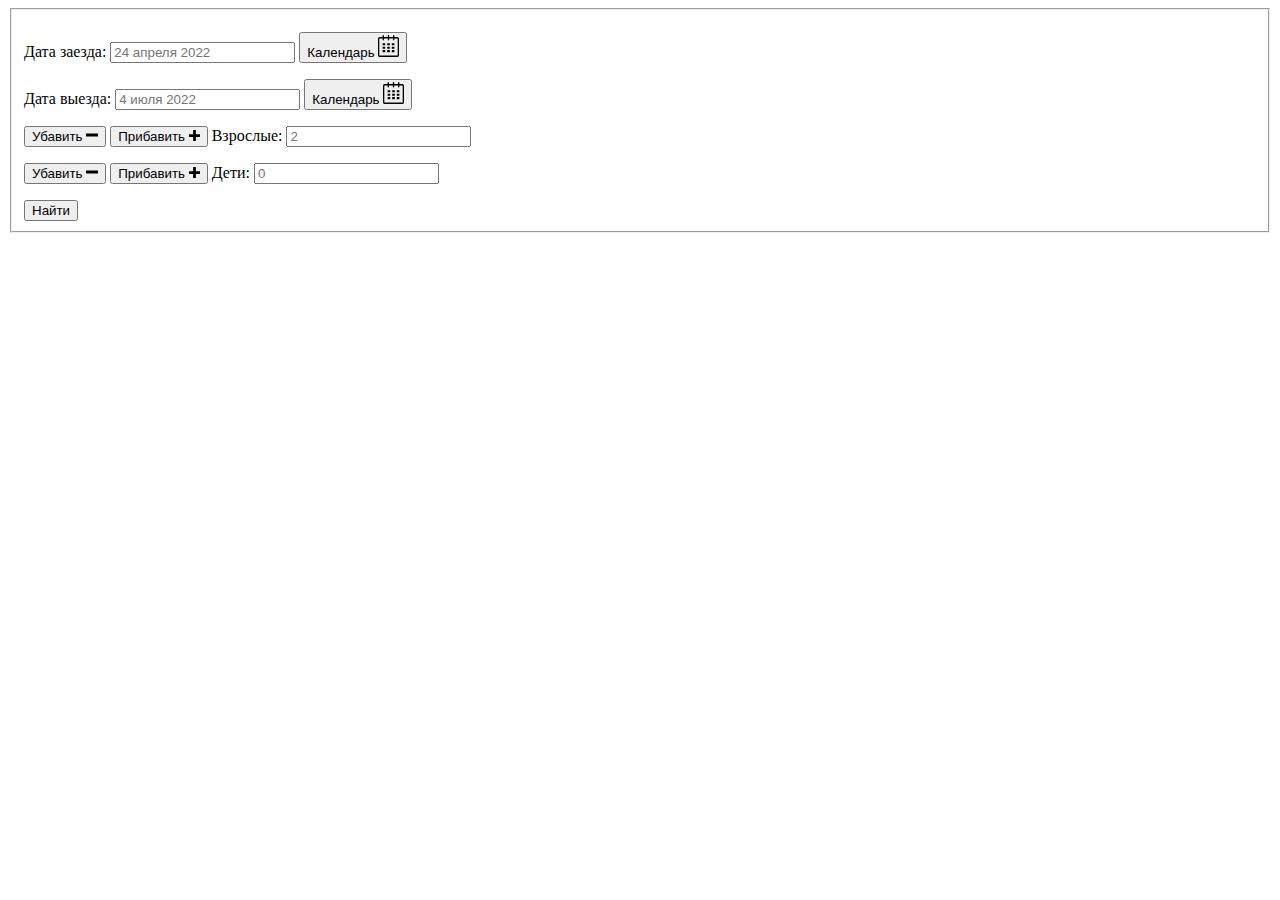
<file: master/modal.html>
<!DOCTYPE html>
<html lang="en">

  <head>
    <meta charset="UTF-8">
    <meta http-equiv="X-UA-Compatible" content="IE=edge">
    <meta name="viewport" content="width=device-width, initial-scale=1.0">
    <title>Модальное окно</title>
    <base href="https://htmlacademy-htmlcss.github.io/2162609-sedona-35/master/">
</head>

  <body>
    <div class="wrap"></div>
    <section class="form">
      <form action="https://echo.htmlacademy.ru" class="form-search no-js" method="post">
        <fieldset class="form-body">
          <p>
            <label class="form-search-label-from" for="from">Дата заезда: </label>
            <input class="form-search-field" id="from" name="date" placeholder="24 апреля 2022" type="text">
            <button type="button" class="form-search-calendar">
              <span class="visually-hidden">Календарь</span>
              <svg height="22" viewbox="0 0 21 22" width="21" xmlns="http://www.w3.org/2000/svg">
                <path
                  d="M19.251 2.025h-2.845V.648c0-.381-.294-.689-.656-.689-.363 0-.656.308-.656.689v1.377h-3.938V.648c0-.381-.294-.689-.655-.689-.363 0-.657.308-.657.689v1.377H5.906V.648c0-.381-.294-.689-.656-.689-.363 0-.657.308-.657.689v1.377H1.75C.784 2.025 0 2.847 0 3.862v16.302C0 21.179.784 22 1.75 22h17.501c.966 0 1.749-.821 1.749-1.836V3.862c0-1.015-.783-1.837-1.749-1.837zm.437 18.139a.448.448 0 0 1-.437.459H1.75a.45.45 0 0 1-.438-.459V3.862a.45.45 0 0 1 .438-.459h2.844v1.378c0 .381.294.689.657.689.362 0 .656-.308.656-.689V3.403h3.938v1.378c0 .381.294.689.657.689.361 0 .655-.308.655-.689V3.403h3.938v1.378c0 .381.293.689.656.689.362 0 .656-.308.656-.689V3.403h2.845c.241 0 .437.206.437.459v16.302z" />
                <path
                  d="M4.594 8.225h2.625v2.066H4.594zM4.594 11.668h2.625v2.067H4.594zM4.594 15.112h2.625v2.066H4.594zM9.188 15.112h2.625v2.066H9.188zM9.188 11.668h2.625v2.067H9.188zM9.188 8.225h2.625v2.066H9.188zM13.781 15.112h2.625v2.066h-2.625zM13.781 11.668h2.625v2.067h-2.625zM13.781 8.225h2.625v2.066h-2.625z" />
              </svg>
            </button>
          </p>
          <p>
            <label class="form-search-label-to" for="to">Дата выезда: </label>
            <input class="form-search-field" id="to" name="date" placeholder="4 июля 2022" type="text">
            <button type="button" class="form-search-calendar">
              <span class="visually-hidden">Календарь</span>
              <svg height="22" viewbox="0 0 21 22" width="21" xmlns="http://www.w3.org/2000/svg">
                <path
                  d="M19.251 2.025h-2.845V.648c0-.381-.294-.689-.656-.689-.363 0-.656.308-.656.689v1.377h-3.938V.648c0-.381-.294-.689-.655-.689-.363 0-.657.308-.657.689v1.377H5.906V.648c0-.381-.294-.689-.656-.689-.363 0-.657.308-.657.689v1.377H1.75C.784 2.025 0 2.847 0 3.862v16.302C0 21.179.784 22 1.75 22h17.501c.966 0 1.749-.821 1.749-1.836V3.862c0-1.015-.783-1.837-1.749-1.837zm.437 18.139a.448.448 0 0 1-.437.459H1.75a.45.45 0 0 1-.438-.459V3.862a.45.45 0 0 1 .438-.459h2.844v1.378c0 .381.294.689.657.689.362 0 .656-.308.656-.689V3.403h3.938v1.378c0 .381.294.689.657.689.361 0 .655-.308.655-.689V3.403h3.938v1.378c0 .381.293.689.656.689.362 0 .656-.308.656-.689V3.403h2.845c.241 0 .437.206.437.459v16.302z" />
                <path
                  d="M4.594 8.225h2.625v2.066H4.594zM4.594 11.668h2.625v2.067H4.594zM4.594 15.112h2.625v2.066H4.594zM9.188 15.112h2.625v2.066H9.188zM9.188 11.668h2.625v2.067H9.188zM9.188 8.225h2.625v2.066H9.188zM13.781 15.112h2.625v2.066h-2.625zM13.781 11.668h2.625v2.067h-2.625zM13.781 8.225h2.625v2.066h-2.625z" />
              </svg>
            </button>
          </p>
          <div class="humans">
            <p class="find-item">
              <button class="minus-adult" type="button">
                <span class="visually-hidden">Убавить</span>
                <svg height="12" viewbox="0 0 32 32" width="12">
                  <path
                    d="M0 13v6c0 0.552 0.448 1 1 1h30c0.552 0 1-0.448 1-1v-6c0-0.552-0.448-1-1-1h-30c-0.552 0-1 0.448-1 1z">
                  </path>
                </svg>
              </button>
              <button class="plus-adult" type="button">
                <span class="visually-hidden">Прибавить</span>
                <svg height="11" viewbox="0 0 32 32" width="11">
                  <path
                    d="M31 12h-11v-11c0-0.552-0.448-1-1-1h-6c-0.552 0-1 0.448-1 1v11h-11c-0.552 0-1 0.448-1 1v6c0 0.552 0.448 1 1 1h11v11c0 0.552 0.448 1 1 1h6c0.552 0 1-0.448 1-1v-11h11c0.552 0 1-0.448 1-1v-6c0-0.552-0.448-1-1-1z">
                  </path>
                </svg>
              </button>
              <label for="adults" class="form-search-number">Взрослые:</label>
              <input class="input-number input-adults" name="adult" id="adults" placeholder="2" type="text">
            </p>
            <p class="find-item">
              <button class="minus-child" type="button">
                <span class="visually-hidden">Убавить</span>
                <svg height="12" viewbox="0 0 32 32" width="12">
                  <path
                    d="M0 13v6c0 0.552 0.448 1 1 1h30c0.552 0 1-0.448 1-1v-6c0-0.552-0.448-1-1-1h-30c-0.552 0-1 0.448-1 1z">
                  </path>
                </svg>
              </button>
              <button class="plus-child" type="button">
                <span class="visually-hidden">Прибавить</span>
                <svg height="11" viewbox="0 0 32 32" width="11">
                  <path
                    d="M31 12h-11v-11c0-0.552-0.448-1-1-1h-6c-0.552 0-1 0.448-1 1v11h-11c-0.552 0-1 0.448-1 1v6c0 0.552 0.448 1 1 1h11v11c0 0.552 0.448 1 1 1h6c0.552 0 1-0.448 1-1v-11h11c0.552 0 1-0.448 1-1v-6c0-0.552-0.448-1-1-1z">
                  </path>
                </svg>
              </button>
              <label for="children" class="form-search-number">Дети:</label>
              <input class="input-number input-children" name="child" id="children" placeholder="0" type="text">
            </p>
          </div>
          <button class="search-button" type="submit"> Найти </button>
        </fieldset>
      </form>
    </section>
    </div>
  </body>

</html>
</file>
<file: styles/styles.css>
/* Шрифт PT Sans */
@font-face {
  font-family: "PT Sans";
  font-style: normal;
  font-weight: 400;
  src: url(../fonts/ptsans-400.woff2) format("woff2");
  font-display: swap;
}

@font-face {
  font-family: "PT Sans";
  font-style: normal;
  font-weight: 700;
  src: url(../fonts/ptsans-700.woff2) format("woff2");
  font-display: swap;
}

/* Общие настройки body html */
html {
  height: 100%;
  box-sizing: border-box;
}

*,
*::after,
*::before {
  box-sizing: inherit;
}

body {
  display: flex;
  flex-direction: column;

  min-width: 1200px;
  margin: 0;
  padding: 0;

  font-weight: 400;
  font-size: 16px;
  line-height: 24px;
  font-family: "PT Sans", Arial, sans-serif;
  text-align: center;
  color: #333333;

  background-color: #f2f2f2;
}

a {
  text-decoration: none;
  color: #000;
}

img {
  max-width: 100%;
  height: auto;
}

ul {
  list-style-type: none;
}

.wrap {
  width: 1200px;
  margin: 0 auto;

  background-color: #ffffff;
  box-shadow: 0 5px 15px 0 rgba(0, 1, 1, 0.20);
}

.visually-hidden {
  display: none;
}

/*------------- Hастройки Главной страницы -------------*/

/* Hастройки header -> navigation -> navigation__user */
.page-header{
  display: flex;
  width: 1200px;
  height: 64px;

  margin: 0 auto;
}


.main-navigation{
  display: flex;

  margin-left: 70px;
}

.site-navigation__list{
  display: flex;
  justify-content: flex-start;

  font-family: 'PT Sans';
  font-style: normal;
  font-weight: 700;
  font-size: 20px;
  line-height: 24px;

  color: #000;

  margin: 0;
  padding: 0;

  width: 507px;
  margin-left: 28px;
}

.site-navigation__list li{
  box-sizing: border-box;
  padding: 20px 16px;
}

.site-navigation__list a:hover {
  text-decoration-line:underline;
  text-decoration-style:solid;
  text-decoration-color: #756257;
}

.site-navigation__list .active {
  text-decoration-line:underline;
  text-decoration-style:solid;
  text-decoration-color: #756257;
}

.user-navigation{
  display: flex;

}

.user-navigation__list{
  display: flex;
  justify-content: flex-start;

  font-family: 'PT Sans';
  font-style: normal;
  font-weight: 700;
  font-size: 16px;
  line-height: 20px;

  color: #000;

  margin: 0;
  padding: 0;
  width: 268px;

  margin-left: 285px;
}

.user-navigation__list li{
  display: flex;
  flex-direction: row;
  justify-content: center;
  align-items: center;
  padding: 22px 12px;

}


.user-nav__link{
  width: 160px;
  height: 36px;

  background: #756157;
  border-radius: 4px;

  top:14px;
}

.btn__user-nav{
  display: flex;
  align-items: center;
  text-align: center;
  text-transform: uppercase;

  font-family: 'PT Sans';
  font-style: normal;
  font-weight: 700;
  font-size: 16px;
  line-height: 20px;

  padding: 8px 34px;

  color: #fff;
}


/* Hастройки index logo */
.main-photo {
  height: 485px;

  background-color: #e3f0f8;
  background-image: url("../img/logo/intro-mask.svg"), url("../img/logo/intro-welcome.svg"), url("../img/photo/index-background.jpg");
  background-repeat: no-repeat, no-repeat, no-repeat;
  background-position: center 428px, center 51px, center -5px;
  background-size: 1200px 58px, 458px 352px, 1200px 510px;
}

.description-item{
  width: 400px;
  height: 384px;
}

.advantages-pic{
  width: 400px;
  height: 384px;
}

/* Hастройки блока "Добро пожаловать в Седону" */
.description-main h2{
  font-family: 'PT Sans';
  font-style: normal;
  font-weight: 700;
  font-size: 30px;
  line-height: 36px;
}

.description-main p{
  font-family: 'PT Sans';
  font-style: normal;
  font-weight: 400;
  font-size: 22px;
  line-height: 26px;

  text-align: center;

  color: #333333;
}

.description-text {
  width: 1200px;
  padding: 69px 0;
}

.description-text p {
  padding-top: 25px;
}

/* Hастройки блока description */
.description{
  display: flex;
  justify-content: flex-start;
}

.description .description-num:nth-child(2){
  background: rgba(131, 179, 211, 0.2);
}


.description h2{
  font-family: 'PT Sans';
  font-style: normal;
  font-weight: 700;
  font-size: 24px;
  line-height: 28px;

  text-transform: uppercase;
  color: #000;
}

.description-colored h2{
  color: #fff;
}

.description p{
  font-family: 'PT Sans';
  font-style: normal;
  font-weight: 400;
  font-size: 18px;
  line-height: 21px;

  text-align: center;
}

.reason-line-marked{
  width: 60px;
  height: 2px;

  background: rgba(255, 255, 255, 0.3);
}

.reason-line{
  width: 60px;
  height: 2px;

  background: rgba(0, 0, 0, 0.3);
}

.description .description-item {
  width: 400px;
  min-height: 256px;
  text-align: center;
  display: -webkit-box;
  display: -webkit-flex;
  display: -ms-flexbox;
  display: flex;
  -webkit-box-orient: vertical;
  -webkit-box-direction: normal;
  -webkit-flex-direction: column;
  -ms-flex-direction: column;
  flex-direction: column;
  -webkit-box-pack: center;
  -webkit-justify-content: center;
  -ms-flex-pack: center;
  justify-content: center;
}
.description .description-colored {
  -webkit-box-pack: center;
  -webkit-justify-content: center;
  -ms-flex-pack: center;
  justify-content: center;
  color: #ffffff;
  background-color: #81b3d2;
}

.description-colored h2 {
  margin-bottom: 25px;
  margin-top: 0;
}
.description-colored p {
  margin-bottom: 0;
  margin-top: 20px;
}
.description-picture {
  width: 800px;
  height: 384px;
}

/* Hастройки блока advantagesn */
.advantages-block{
  display: flex;
  justify-content: flex-start;
}

.advantages-block h2{
  font-family: 'PT Sans';
  font-style: normal;
  font-weight: 700;
  font-size: 24px;
  line-height: 28px;

  text-transform: uppercase;
}

.advantages-block p{
  font-family: 'PT Sans';
font-style: normal;
font-weight: 400;
font-size: 18px;
line-height: 21px;

color: #333333;
}

.advantages-item {
  display: -webkit-box;
  display: -webkit-flex;
  display: -ms-flexbox;
  display: flex;
  -webkit-box-orient: vertical;
  -webkit-box-direction: normal;
  -webkit-flex-direction: column;
  -ms-flex-direction: column;
  flex-direction: column;
  -webkit-box-pack: center;
  -webkit-justify-content: center;
  -ms-flex-pack: center;
  justify-content: center;
  -webkit-box-align: center;
  -webkit-align-items: center;
  -ms-flex-align: center;
  align-items: center;
  width: 400px;
  padding-top: 58px;
  padding-bottom: 67px;
  text-align: center;
}

.advantages-item:nth-child(1) .advantages-pic {
  width: 75px;
  height: 72px;
  background-image: url("../img/logo/hotel.svg");
  background-repeat: no-repeat;
}
.advantages-item:nth-child(2) .advantages-pic {
  width: 74px;
  height: 70px;
  background-image: url("../img/logo/food.svg");
  background-repeat: no-repeat;
}
.advantages-item:nth-child(3) .advantages-pic {
  width: 64px;
  height: 76px;
  background-image: url("../img/logo/souvenirs.svg");
  background-repeat: no-repeat;
}

.advantages-item:nth-child(odd){
background: rgba(131, 179, 211, 0.2);
}


/* Hастройки блока "Поиск гостиницы в седоне" */

.form-title{
  width: 1200px;
  height: 406px;

  text-align: center;

  background: #FFFFFF;
}

.form-header{
  display: flex;
  flex-direction: row;
  justify-content: center;
  align-items: center;
  padding: 8px 50px;
  gap: 10px;

  position: absolute;
  width: 376px;
  height: 52px;

  margin-left: 412px;
  margin-top: 62px;

  background: #756157;
  border-radius: 4px;
}

.form-title p {
  padding-top: 20px;
}

.search-question{
  font-family: 'PT Sans';
  font-style: normal;
  font-weight: 700;
  font-size: 30px;
  line-height: 36px;

  text-align: center;
  text-transform: uppercase;

  padding-top: 96px;

  color: #000000;
}

.search-date{
  font-family: 'PT Sans';
  font-style: normal;
  font-weight: 400;
  font-size: 22px;
  line-height: 26px;

  text-align: center;

  color: #333333;
}

.form-header{
  font-family: 'PT Sans';
  font-style: normal;
  font-weight: 700;
  font-size: 20px;
  line-height: 36px;

  display: flex;
  align-items: center;
  text-align: center;
  text-transform: uppercase;

  color: #fff;
}


/* Hастройки блока "Подписка на рассылку" */
.promo-sub{
  display: flex;
  width: 1200px;
  height: 415px;

  text-align: center;
  background-image: url("../img/photo/subscribe.jpg");
}

.sub__input{
  display: flex;
  flex-direction: column;
  justify-content: center;
  align-items: center;

  position: absolute;

  width: 684px;
  height: 215px;

  margin: 96px 258px 104px;
}

.sub-title{
  font-family: 'PT Sans';
  font-style: normal;
  font-weight: 700;
  font-size: 30px;
  line-height: 36px;

  text-transform: uppercase;

  color: #FFFFFF;
}

.sub-description{
  font-family: 'PT Sans';
  font-style: normal;
  font-weight: 400;
  font-size: 22px;
  line-height: 26px;

  text-align: center;

  color: #FFFFFF;
}

.appointment{
  display: flex;

  margin-top: 54px;

  width: 684px;
  height: 52px;
}

.appointment__form{
  display: flex;
  justify-content: center;

  top: 259px;
  left: 258px;

}

.appointment__form input{
  display: flex;
  flex-direction: row;
  align-items: center;
  padding: 12px 20px;
  gap: 260px;

  width: 452px;
  height: 52px;

  background: #F2F2F2;
  border-radius: 4px 0 0 4px;
}

.button{
  font-family: 'PT Sans';
  font-style: normal;
  font-weight: 700;
  font-size: 20px;
  line-height: 36px;

  padding: 8px 50px;

  display: flex;
  align-items: center;
  text-align: center;
  text-transform: uppercase;

  background: #82B3D3;
  border-radius: 0 4px 4px 0;
  color: #FFFFFF;

}


/* Hастройки блока footer */
.page-footer{
  width: 1200px;
  height: 120px;

  background: #FFFFFF;
}

.footer-container{
  display: flex;
  justify-content: space-between;

  width: 1060px;
  height: 50px;
}

.social-list{
  display: flex;
  justify-content:space-between;

  width: 142px;
  height: 40px;

  margin-left: 70px;
  padding-top: 40px;
}

.footer-coryright{
  width: 115px;
  height: 33px;

  margin-top: 48px;
}

/* Hастройки блока Social */

.social-button:focus path{
  fill: #68A2CA;;
}

.social-button:focus path{
  fill: #68A2CA;;
}

.social-button:focus path{
  fill: rgba(104, 162, 202, 0.3);
}


/* Hастройки блока contact-phone */
.contact-phone{
  width: 720px;
  height: 50px;

  margin-top: 40px;

  font-family: 'PT Sans';
  font-style: normal;
  font-weight: 400;
  font-size: 40px;
  line-height: 40px;

  text-align: center;
  text-transform: uppercase;

  color: #000000;
}

.contact-phone:hover {
  color: #756157;
}

.contact-phone:focus {
  color: #756157;
}

.contact-phone:active {
  color: rgba(117, 97, 87, 0.3);
}

/* Hастройки блока "HTML Academy" */
.button-link:hover path{
  fill: #756157;
}
.button-link:focus  path{
  fill: #756157;
}
.button-link:active path{
  fill: rgba(117, 97, 87, 0.3);
}


/*------------- Hастройки Страницы Каталог -------------*/

/* Hастройки блока selection-block */
.selection-block{
  display: flex;
  width: 1200px;
  height: 412px;

  margin: 0 auto;

  background-image: url("../img/photo/catalog-back.jpg");
  background-repeat: no-repeat;
  background-size: 1200px 412px;
}

.catalog__title h1{
  font-family: 'PT Sans';
  font-style: normal;
  font-weight: 700;
  font-size: 60px;
  line-height: 78px;

  color: #FFFFFF;

  margin: 0;
  padding: 0;
}

.catalog__title{
  display: flex;
  flex-direction: column;

  width: 1060px;
  height: 107px;

  margin-top: 35px;
  margin-left: 70px;
}

.breadcrubs{
  display: flex;
  flex-direction: row;
  justify-content: center;
  align-items: center;
  padding: 0;
  gap: 10px;

  width: 114px;
  height: 21px;
}

.breadcrubs li{
  font-family: 'PT Sans';
  font-style: normal;
  font-weight: 400;
  font-size: 16px;
  line-height: 21px;

  color: #FFFFFF;
}

/* Hастройки блока selection-form */
.selection-form{
  display: flex;
  flex-direction: row;
  justify-content: space-between;
  align-items: flex-start;
  padding: 0;


  width: 1060px;
  height: 160px;
}

.selection{
  display: flex;
  flex-direction: row;
  align-items: flex-start;
  padding: 0;
  gap: 70px;

  width: 370.85px;
  height: 157px;
}

.infrasrtrucure-item{
  display: flex;
  flex-direction: column;
  justify-content: flex-start;

  align-items: flex-start;
  padding: 0;
  gap: 12px;

  width: 150.43px;
  height: 157px;
}

.selection h2{
  font-family: 'PT Sans';
  font-style: normal;
  font-weight: 700;
  font-size: 20px;
  line-height: 24px;

  text-transform: capitalize;

  color: #FFFFFF;
}

.selection label{
  font-family: 'PT Sans';
  font-style: normal;
  font-weight: 400;
  font-size: 18px;
  line-height: 23px;

  color: #FFFFFF;
}

.housetype-item{
  display: flex;
  flex-direction: column;
  align-items: flex-start;
  padding: 0;
  gap: 12px;

  width: 150.43px;
  height: 157px;
}

/* Hастройки блока hotel-sort */
.hotel-sort{
  display: flex;
  flex-direction: column;
}

.hotel-sort__list{
  display: flex;
  flex-direction: row;
  justify-content: flex-start;

  padding: 50px 70px 40px;

}

.hotel-sort__title{
  font-family: 'PT Sans';
  font-style: normal;
  font-weight: 700;
  font-size: 30px;
  line-height: 36px;

  width: 338px;
  height: 36px;

  text-transform: uppercase;

  color: #000000;
}

.hotel-sort__right{
  display: flex;
  flex-direction: row;
  align-items: flex-start;
  padding: 0;
  gap: 70px;

  width: 522px;
  height: 49px;

}
</file>
<file: 1/styles/styles.css>
/* Шрифт PT Sans */
@font-face {
  font-family: "PT Sans";
  font-style: normal;
  font-weight: 400;
  src: url(../fonts/ptsans-400.woff2) format("woff2");
  font-display: swap;
}

@font-face {
  font-family: "PT Sans";
  font-style: normal;
  font-weight: 700;
  src: url(../fonts/ptsans-700.woff2) format("woff2");
  font-display: swap;
}

/* Общие настройки body html */
html {
  height: 100%;
  box-sizing: border-box;
}

*,
*::after,
*::before {
  box-sizing: inherit;
}

body {
  display: flex;
  flex-direction: column;

  min-width: 1200px;
  margin: 0;
  padding: 0;

  font-weight: 400;
  font-size: 16px;
  line-height: 24px;
  font-family: "PT Sans", Arial, sans-serif;
  text-align: center;
  color: #333333;

  background-color: #f2f2f2;
}

a {
  text-decoration: none;
  color: #000;
}

img {
  max-width: 100%;
  height: auto;
}

ul {
  list-style-type: none;
}

.wrap {
  width: 1200px;
  margin: 0 auto;

  background-color: #ffffff;
  box-shadow: 0 5px 15px 0 rgba(0, 1, 1, 0.20);
}

.visually-hidden {
  display: none;
}

/*------------- Hастройки Главной страницы -------------*/

/* Hастройки header -> navigation -> navigation__user */
.page-header{
  display: flex;
  width: 1200px;
  height: 64px;

  margin: 0 auto;
}


.main-navigation{
  display: flex;

  margin-left: 70px;
}

.site-navigation__list{
  display: flex;
  justify-content: flex-start;

  font-family: 'PT Sans';
  font-style: normal;
  font-weight: 700;
  font-size: 20px;
  line-height: 24px;

  color: #000;

  margin: 0;
  padding: 0;

  width: 507px;
  margin-left: 28px;
}

.site-navigation__list li{
  box-sizing: border-box;
  padding: 20px 16px;
}

.site-navigation__list a:hover {
  text-decoration-line:underline;
  text-decoration-style:solid;
  text-decoration-color: #756257;
}

.site-navigation__list .active {
  text-decoration-line:underline;
  text-decoration-style:solid;
  text-decoration-color: #756257;
}

.user-navigation{
  display: flex;

}

.user-navigation__list{
  display: flex;
  justify-content: flex-start;

  font-family: 'PT Sans';
  font-style: normal;
  font-weight: 700;
  font-size: 16px;
  line-height: 20px;

  color: #000;

  margin: 0;
  padding: 0;
  width: 268px;

  margin-left: 285px;
}

.user-navigation__list li{
  display: flex;
  flex-direction: row;
  justify-content: center;
  align-items: center;
  padding: 22px 12px;

}


.user-nav__link{
  width: 160px;
  height: 36px;

  background: #756157;
  border-radius: 4px;

  top:14px;
}

.btn__user-nav{
  display: flex;
  align-items: center;
  text-align: center;
  text-transform: uppercase;

  font-family: 'PT Sans';
  font-style: normal;
  font-weight: 700;
  font-size: 16px;
  line-height: 20px;

  padding: 8px 34px;

  color: #fff;
}


/* Hастройки index logo */
.main-photo {
  height: 485px;

  background-color: #e3f0f8;
  background-image: url("../img/logo/intro-mask.svg"), url("../img/logo/intro-welcome.svg"), url("../img/photo/index-background.jpg");
  background-repeat: no-repeat, no-repeat, no-repeat;
  background-position: center 428px, center 51px, center -5px;
  background-size: 1200px 58px, 458px 352px, 1200px 510px;
}

.description-item{
  width: 400px;
  height: 384px;
}

.advantages-pic{
  width: 400px;
  height: 384px;
}

/* Hастройки блока "Добро пожаловать в Седону" */
.description-main h2{
  font-family: 'PT Sans';
  font-style: normal;
  font-weight: 700;
  font-size: 30px;
  line-height: 36px;
}

.description-main p{
  font-family: 'PT Sans';
  font-style: normal;
  font-weight: 400;
  font-size: 22px;
  line-height: 26px;

  text-align: center;

  color: #333333;
}

.description-text {
  width: 1200px;
  padding: 69px 0;
}

.description-text p {
  padding-top: 25px;
}

/* Hастройки блока description */
.description{
  display: flex;
  justify-content: flex-start;
}

.description .description-num:nth-child(2){
  background: rgba(131, 179, 211, 0.2);
}


.description h2{
  font-family: 'PT Sans';
  font-style: normal;
  font-weight: 700;
  font-size: 24px;
  line-height: 28px;

  text-transform: uppercase;
  color: #000;
}

.description-colored h2{
  color: #fff;
}

.description p{
  font-family: 'PT Sans';
  font-style: normal;
  font-weight: 400;
  font-size: 18px;
  line-height: 21px;

  text-align: center;
}

.reason-line-marked{
  width: 60px;
  height: 2px;

  background: rgba(255, 255, 255, 0.3);
}

.reason-line{
  width: 60px;
  height: 2px;

  background: rgba(0, 0, 0, 0.3);
}

.description .description-item {
  width: 400px;
  min-height: 256px;
  text-align: center;
  display: -webkit-box;
  display: -webkit-flex;
  display: -ms-flexbox;
  display: flex;
  -webkit-box-orient: vertical;
  -webkit-box-direction: normal;
  -webkit-flex-direction: column;
  -ms-flex-direction: column;
  flex-direction: column;
  -webkit-box-pack: center;
  -webkit-justify-content: center;
  -ms-flex-pack: center;
  justify-content: center;
}
.description .description-colored {
  -webkit-box-pack: center;
  -webkit-justify-content: center;
  -ms-flex-pack: center;
  justify-content: center;
  color: #ffffff;
  background-color: #81b3d2;
}

.description-colored h2 {
  margin-bottom: 25px;
  margin-top: 0;
}
.description-colored p {
  margin-bottom: 0;
  margin-top: 20px;
}
.description-picture {
  width: 800px;
  height: 384px;
}

/* Hастройки блока advantagesn */
.advantages-block{
  display: flex;
  justify-content: flex-start;
}

.advantages-block h2{
  font-family: 'PT Sans';
  font-style: normal;
  font-weight: 700;
  font-size: 24px;
  line-height: 28px;

  text-transform: uppercase;
}

.advantages-block p{
  font-family: 'PT Sans';
font-style: normal;
font-weight: 400;
font-size: 18px;
line-height: 21px;

color: #333333;
}

.advantages-item {
  display: -webkit-box;
  display: -webkit-flex;
  display: -ms-flexbox;
  display: flex;
  -webkit-box-orient: vertical;
  -webkit-box-direction: normal;
  -webkit-flex-direction: column;
  -ms-flex-direction: column;
  flex-direction: column;
  -webkit-box-pack: center;
  -webkit-justify-content: center;
  -ms-flex-pack: center;
  justify-content: center;
  -webkit-box-align: center;
  -webkit-align-items: center;
  -ms-flex-align: center;
  align-items: center;
  width: 400px;
  padding-top: 58px;
  padding-bottom: 67px;
  text-align: center;
}

.advantages-item:nth-child(1) .advantages-pic {
  width: 75px;
  height: 72px;
  background-image: url("../img/logo/hotel.svg");
  background-repeat: no-repeat;
}
.advantages-item:nth-child(2) .advantages-pic {
  width: 74px;
  height: 70px;
  background-image: url("../img/logo/food.svg");
  background-repeat: no-repeat;
}
.advantages-item:nth-child(3) .advantages-pic {
  width: 64px;
  height: 76px;
  background-image: url("../img/logo/souvenirs.svg");
  background-repeat: no-repeat;
}

.advantages-item:nth-child(odd){
background: rgba(131, 179, 211, 0.2);
}


/* Hастройки блока "Поиск гостиницы в седоне" */

.form-title{
  width: 1200px;
  height: 406px;

  text-align: center;

  background: #FFFFFF;
}

.form-header{
  display: flex;
  flex-direction: row;
  justify-content: center;
  align-items: center;
  padding: 8px 50px;
  gap: 10px;

  position: absolute;
  width: 376px;
  height: 52px;

  margin-left: 412px;
  margin-top: 62px;

  background: #756157;
  border-radius: 4px;
}

.form-title p {
  padding-top: 20px;
}

.search-question{
  font-family: 'PT Sans';
  font-style: normal;
  font-weight: 700;
  font-size: 30px;
  line-height: 36px;

  text-align: center;
  text-transform: uppercase;

  padding-top: 96px;

  color: #000000;
}

.search-date{
  font-family: 'PT Sans';
  font-style: normal;
  font-weight: 400;
  font-size: 22px;
  line-height: 26px;

  text-align: center;

  color: #333333;
}

.form-header{
  font-family: 'PT Sans';
  font-style: normal;
  font-weight: 700;
  font-size: 20px;
  line-height: 36px;

  display: flex;
  align-items: center;
  text-align: center;
  text-transform: uppercase;

  color: #fff;
}


/* Hастройки блока "Подписка на рассылку" */
.promo-sub{
  display: flex;
  width: 1200px;
  height: 415px;

  text-align: center;
  background-image: url("../img/photo/subscribe.jpg");
}

.sub__input{
  display: flex;
  flex-direction: column;
  justify-content: center;
  align-items: center;

  position: absolute;

  width: 684px;
  height: 215px;

  margin: 96px 258px 104px;
}

.sub-title{
  font-family: 'PT Sans';
  font-style: normal;
  font-weight: 700;
  font-size: 30px;
  line-height: 36px;

  text-transform: uppercase;

  color: #FFFFFF;
}

.sub-description{
  font-family: 'PT Sans';
  font-style: normal;
  font-weight: 400;
  font-size: 22px;
  line-height: 26px;

  text-align: center;

  color: #FFFFFF;
}

.appointment{
  display: flex;

  margin-top: 54px;

  width: 684px;
  height: 52px;
}

.appointment__form{
  display: flex;
  justify-content: center;

  top: 259px;
  left: 258px;

}

.appointment__form input{
  display: flex;
  flex-direction: row;
  align-items: center;
  padding: 12px 20px;
  gap: 260px;

  width: 452px;
  height: 52px;

  background: #F2F2F2;
  border-radius: 4px 0 0 4px;
}

.button{
  font-family: 'PT Sans';
  font-style: normal;
  font-weight: 700;
  font-size: 20px;
  line-height: 36px;

  padding: 8px 50px;

  display: flex;
  align-items: center;
  text-align: center;
  text-transform: uppercase;

  background: #82B3D3;
  border-radius: 0 4px 4px 0;
  color: #FFFFFF;

}


/* Hастройки блока footer */
.page-footer{
  width: 1200px;
  height: 120px;

  background: #FFFFFF;
}

.footer-container{
  display: flex;
  justify-content: space-between;

  width: 1060px;
  height: 50px;
}

.social-list{
  display: flex;
  justify-content:space-between;

  width: 142px;
  height: 40px;

  margin-left: 70px;
  padding-top: 40px;
}

.footer-coryright{
  width: 115px;
  height: 33px;

  margin-top: 48px;
}

/* Hастройки блока Social */

.social-button:focus path{
  fill: #68A2CA;;
}

.social-button:focus path{
  fill: #68A2CA;;
}

.social-button:focus path{
  fill: rgba(104, 162, 202, 0.3);
}


/* Hастройки блока contact-phone */
.contact-phone{
  width: 720px;
  height: 50px;

  margin-top: 40px;

  font-family: 'PT Sans';
  font-style: normal;
  font-weight: 400;
  font-size: 40px;
  line-height: 40px;

  text-align: center;
  text-transform: uppercase;

  color: #000000;
}

.contact-phone:hover {
  color: #756157;
}

.contact-phone:focus {
  color: #756157;
}

.contact-phone:active {
  color: rgba(117, 97, 87, 0.3);
}

/* Hастройки блока "HTML Academy" */
.button-link:hover path{
  fill: #756157;
}
.button-link:focus  path{
  fill: #756157;
}
.button-link:active path{
  fill: rgba(117, 97, 87, 0.3);
}


/*------------- Hастройки Страницы Каталог -------------*/

/* Hастройки блока selection-block */
.selection-block{
  display: flex;
  width: 1200px;
  height: 412px;

  margin: 0 auto;

  background-image: url("../img/photo/catalog-back.jpg");
  background-repeat: no-repeat;
  background-size: 1200px 412px;
}

.catalog__title h1{
  font-family: 'PT Sans';
  font-style: normal;
  font-weight: 700;
  font-size: 60px;
  line-height: 78px;

  color: #FFFFFF;

  margin: 0;
  padding: 0;
}

.catalog__title{
  display: flex;
  flex-direction: column;

  width: 1060px;
  height: 107px;

  margin-top: 35px;
  margin-left: 70px;
}

.breadcrubs{
  display: flex;
  flex-direction: row;
  justify-content: center;
  align-items: center;
  padding: 0;
  gap: 10px;

  width: 114px;
  height: 21px;
}

.breadcrubs li{
  font-family: 'PT Sans';
  font-style: normal;
  font-weight: 400;
  font-size: 16px;
  line-height: 21px;

  color: #FFFFFF;
}

/* Hастройки блока selection-form */
.selection-form{
  display: flex;
  flex-direction: row;
  justify-content: space-between;
  align-items: flex-start;
  padding: 0;


  width: 1060px;
  height: 160px;
}

.selection{
  display: flex;
  flex-direction: row;
  align-items: flex-start;
  padding: 0;
  gap: 70px;

  width: 370.85px;
  height: 157px;
}

.infrasrtrucure-item{
  display: flex;
  flex-direction: column;
  justify-content: flex-start;

  align-items: flex-start;
  padding: 0;
  gap: 12px;

  width: 150.43px;
  height: 157px;
}

.selection h2{
  font-family: 'PT Sans';
  font-style: normal;
  font-weight: 700;
  font-size: 20px;
  line-height: 24px;

  text-transform: capitalize;

  color: #FFFFFF;
}

.selection label{
  font-family: 'PT Sans';
  font-style: normal;
  font-weight: 400;
  font-size: 18px;
  line-height: 23px;

  color: #FFFFFF;
}

.housetype-item{
  display: flex;
  flex-direction: column;
  align-items: flex-start;
  padding: 0;
  gap: 12px;

  width: 150.43px;
  height: 157px;
}

/* Hастройки блока hotel-sort */
.hotel-sort{
  display: flex;
  flex-direction: column;
}

.hotel-sort__list{
  display: flex;
  flex-direction: row;
  justify-content: flex-start;

  padding: 50px 70px 40px;

}

.hotel-sort__title{
  font-family: 'PT Sans';
  font-style: normal;
  font-weight: 700;
  font-size: 30px;
  line-height: 36px;

  width: 338px;
  height: 36px;

  text-transform: uppercase;

  color: #000000;
}

.hotel-sort__right{
  display: flex;
  flex-direction: row;
  align-items: flex-start;
  padding: 0;
  gap: 70px;

  width: 522px;
  height: 49px;

}
</file>
<file: master/styles/styles.css>
/* Шрифт PT Sans */
@font-face {
  font-family: "PT Sans";
  font-style: normal;
  font-weight: 400;
  src: url(../fonts/ptsans-400.woff2) format("woff2");
  font-display: swap;
}

@font-face {
  font-family: "PT Sans";
  font-style: normal;
  font-weight: 700;
  src: url(../fonts/ptsans-700.woff2) format("woff2");
  font-display: swap;
}

/* Общие настройки body html */
html {
  height: 100%;
  box-sizing: border-box;
}

*,
*::after,
*::before {
  box-sizing: inherit;
}

body {
  display: flex;
  flex-direction: column;

  min-width: 1200px;
  margin: 0;
  padding: 0;

  font-weight: 400;
  font-size: 16px;
  line-height: 24px;
  font-family: "PT Sans", Arial, sans-serif;
  text-align: center;
  color: #333333;

  background-color: #f2f2f2;
}

a {
  text-decoration: none;
  color: #000;
}

img {
  max-width: 100%;
  height: auto;
}

ul {
  list-style-type: none;
}

.wrap {
  width: 1200px;
  margin: 0 auto;

  background-color: #ffffff;
  box-shadow: 0 5px 15px 0 rgba(0, 1, 1, 0.20);
}

.visually-hidden {
  display: none;
}

/*------------- Hастройки Главной страницы -------------*/

/* Hастройки header -> navigation -> navigation__user */
.page-header{
  display: flex;
  width: 1200px;
  height: 64px;

  margin: 0 auto;
}


.main-navigation{
  display: flex;

  margin-left: 70px;
}

.site-navigation__list{
  display: flex;
  justify-content: flex-start;

  font-family: 'PT Sans';
  font-style: normal;
  font-weight: 700;
  font-size: 20px;
  line-height: 24px;

  color: #000;

  margin: 0;
  padding: 0;

  width: 507px;
  margin-left: 28px;
}

.site-navigation__list li{
  box-sizing: border-box;
  padding: 20px 16px;
}

.site-navigation__list a:hover {
  text-decoration-line:underline;
  text-decoration-style:solid;
  text-decoration-color: #756257;
}

.site-navigation__list .active {
  text-decoration-line:underline;
  text-decoration-style:solid;
  text-decoration-color: #756257;
}

.user-navigation{
  display: flex;

}

.user-navigation__list{
  display: flex;
  justify-content: flex-start;

  font-family: 'PT Sans';
  font-style: normal;
  font-weight: 700;
  font-size: 16px;
  line-height: 20px;

  color: #000;

  margin: 0;
  padding: 0;
  width: 268px;

  margin-left: 285px;
}

.user-navigation__list li{
  display: flex;
  flex-direction: row;
  justify-content: center;
  align-items: center;
  padding: 22px 12px;

}


.user-nav__link{
  width: 160px;
  height: 36px;

  background: #756157;
  border-radius: 4px;

  top:14px;
}

.btn__user-nav{
  display: flex;
  align-items: center;
  text-align: center;
  text-transform: uppercase;

  font-family: 'PT Sans';
  font-style: normal;
  font-weight: 700;
  font-size: 16px;
  line-height: 20px;

  padding: 8px 34px;

  color: #fff;
}


/* Hастройки index logo */
.main-photo {
  height: 485px;

  background-color: #e3f0f8;
  background-image: url("../img/logo/intro-mask.svg"), url("../img/logo/intro-welcome.svg"), url("../img/photo/index-background.jpg");
  background-repeat: no-repeat, no-repeat, no-repeat;
  background-position: center 428px, center 51px, center -5px;
  background-size: 1200px 58px, 458px 352px, 1200px 510px;
}

.description-item{
  width: 400px;
  height: 384px;
}

.advantages-pic{
  width: 400px;
  height: 384px;
}

/* Hастройки блока "Добро пожаловать в Седону" */
.description-main h2{
  font-family: 'PT Sans';
  font-style: normal;
  font-weight: 700;
  font-size: 30px;
  line-height: 36px;
}

.description-main p{
  font-family: 'PT Sans';
  font-style: normal;
  font-weight: 400;
  font-size: 22px;
  line-height: 26px;

  text-align: center;

  color: #333333;
}

.description-text {
  width: 1200px;
  padding: 69px 0;
}

.description-text p {
  padding-top: 25px;
}

/* Hастройки блока description */
.description{
  display: flex;
  justify-content: flex-start;
}

.description .description-num:nth-child(2){
  background: rgba(131, 179, 211, 0.2);
}


.description h2{
  font-family: 'PT Sans';
  font-style: normal;
  font-weight: 700;
  font-size: 24px;
  line-height: 28px;

  text-transform: uppercase;
  color: #000;
}

.description-colored h2{
  color: #fff;
}

.description p{
  font-family: 'PT Sans';
  font-style: normal;
  font-weight: 400;
  font-size: 18px;
  line-height: 21px;

  text-align: center;
}

.reason-line-marked{
  width: 60px;
  height: 2px;

  background: rgba(255, 255, 255, 0.3);
}

.reason-line{
  width: 60px;
  height: 2px;

  background: rgba(0, 0, 0, 0.3);
}

.description .description-item {
  width: 400px;
  min-height: 256px;
  text-align: center;
  display: -webkit-box;
  display: -webkit-flex;
  display: -ms-flexbox;
  display: flex;
  -webkit-box-orient: vertical;
  -webkit-box-direction: normal;
  -webkit-flex-direction: column;
  -ms-flex-direction: column;
  flex-direction: column;
  -webkit-box-pack: center;
  -webkit-justify-content: center;
  -ms-flex-pack: center;
  justify-content: center;
}
.description .description-colored {
  -webkit-box-pack: center;
  -webkit-justify-content: center;
  -ms-flex-pack: center;
  justify-content: center;
  color: #ffffff;
  background-color: #81b3d2;
}

.description-colored h2 {
  margin-bottom: 25px;
  margin-top: 0;
}
.description-colored p {
  margin-bottom: 0;
  margin-top: 20px;
}
.description-picture {
  width: 800px;
  height: 384px;
}

/* Hастройки блока advantagesn */
.advantages-block{
  display: flex;
  justify-content: flex-start;
}

.advantages-block h2{
  font-family: 'PT Sans';
  font-style: normal;
  font-weight: 700;
  font-size: 24px;
  line-height: 28px;

  text-transform: uppercase;
}

.advantages-block p{
  font-family: 'PT Sans';
font-style: normal;
font-weight: 400;
font-size: 18px;
line-height: 21px;

color: #333333;
}

.advantages-item {
  display: -webkit-box;
  display: -webkit-flex;
  display: -ms-flexbox;
  display: flex;
  -webkit-box-orient: vertical;
  -webkit-box-direction: normal;
  -webkit-flex-direction: column;
  -ms-flex-direction: column;
  flex-direction: column;
  -webkit-box-pack: center;
  -webkit-justify-content: center;
  -ms-flex-pack: center;
  justify-content: center;
  -webkit-box-align: center;
  -webkit-align-items: center;
  -ms-flex-align: center;
  align-items: center;
  width: 400px;
  padding-top: 58px;
  padding-bottom: 67px;
  text-align: center;
}

.advantages-item:nth-child(1) .advantages-pic {
  width: 75px;
  height: 72px;
  background-image: url("../img/logo/hotel.svg");
  background-repeat: no-repeat;
}
.advantages-item:nth-child(2) .advantages-pic {
  width: 74px;
  height: 70px;
  background-image: url("../img/logo/food.svg");
  background-repeat: no-repeat;
}
.advantages-item:nth-child(3) .advantages-pic {
  width: 64px;
  height: 76px;
  background-image: url("../img/logo/souvenirs.svg");
  background-repeat: no-repeat;
}

.advantages-item:nth-child(odd){
background: rgba(131, 179, 211, 0.2);
}


/* Hастройки блока "Поиск гостиницы в седоне" */

.form-title{
  width: 1200px;
  height: 406px;

  text-align: center;

  background: #FFFFFF;
}

.form-header{
  display: flex;
  flex-direction: row;
  justify-content: center;
  align-items: center;
  padding: 8px 50px;
  gap: 10px;

  position: absolute;
  width: 376px;
  height: 52px;

  margin-left: 412px;
  margin-top: 62px;

  background: #756157;
  border-radius: 4px;
}

.form-title p {
  padding-top: 20px;
}

.search-question{
  font-family: 'PT Sans';
  font-style: normal;
  font-weight: 700;
  font-size: 30px;
  line-height: 36px;

  text-align: center;
  text-transform: uppercase;

  padding-top: 96px;

  color: #000000;
}

.search-date{
  font-family: 'PT Sans';
  font-style: normal;
  font-weight: 400;
  font-size: 22px;
  line-height: 26px;

  text-align: center;

  color: #333333;
}

.form-header{
  font-family: 'PT Sans';
  font-style: normal;
  font-weight: 700;
  font-size: 20px;
  line-height: 36px;

  display: flex;
  align-items: center;
  text-align: center;
  text-transform: uppercase;

  color: #fff;
}


/* Hастройки блока "Подписка на рассылку" */
.promo-sub{
  display: flex;
  width: 1200px;
  height: 415px;

  text-align: center;
  background-image: url("../img/photo/subscribe.jpg");
}

.sub__input{
  display: flex;
  flex-direction: column;
  justify-content: center;
  align-items: center;

  position: absolute;

  width: 684px;
  height: 215px;

  margin: 96px 258px 104px;
}

.sub-title{
  font-family: 'PT Sans';
  font-style: normal;
  font-weight: 700;
  font-size: 30px;
  line-height: 36px;

  text-transform: uppercase;

  color: #FFFFFF;
}

.sub-description{
  font-family: 'PT Sans';
  font-style: normal;
  font-weight: 400;
  font-size: 22px;
  line-height: 26px;

  text-align: center;

  color: #FFFFFF;
}

.appointment{
  display: flex;

  margin-top: 54px;

  width: 684px;
  height: 52px;
}

.appointment__form{
  display: flex;
  justify-content: center;

  top: 259px;
  left: 258px;

}

.appointment__form input{
  display: flex;
  flex-direction: row;
  align-items: center;
  padding: 12px 20px;
  gap: 260px;

  width: 452px;
  height: 52px;

  background: #F2F2F2;
  border-radius: 4px 0 0 4px;
}

.button{
  font-family: 'PT Sans';
  font-style: normal;
  font-weight: 700;
  font-size: 20px;
  line-height: 36px;

  padding: 8px 50px;

  display: flex;
  align-items: center;
  text-align: center;
  text-transform: uppercase;

  background: #82B3D3;
  border-radius: 0 4px 4px 0;
  color: #FFFFFF;

}


/* Hастройки блока footer */
.page-footer{
  width: 1200px;
  height: 120px;

  background: #FFFFFF;
}

.footer-container{
  display: flex;
  justify-content: space-between;

  width: 1060px;
  height: 50px;
}

.social-list{
  display: flex;
  justify-content:space-between;

  width: 142px;
  height: 40px;

  margin-left: 70px;
  padding-top: 40px;
}

.footer-coryright{
  width: 115px;
  height: 33px;

  margin-top: 48px;
}

/* Hастройки блока Social */

.social-button:focus path{
  fill: #68A2CA;;
}

.social-button:focus path{
  fill: #68A2CA;;
}

.social-button:focus path{
  fill: rgba(104, 162, 202, 0.3);
}


/* Hастройки блока contact-phone */
.contact-phone{
  width: 720px;
  height: 50px;

  margin-top: 40px;

  font-family: 'PT Sans';
  font-style: normal;
  font-weight: 400;
  font-size: 40px;
  line-height: 40px;

  text-align: center;
  text-transform: uppercase;

  color: #000000;
}

.contact-phone:hover {
  color: #756157;
}

.contact-phone:focus {
  color: #756157;
}

.contact-phone:active {
  color: rgba(117, 97, 87, 0.3);
}

/* Hастройки блока "HTML Academy" */
.button-link:hover path{
  fill: #756157;
}
.button-link:focus  path{
  fill: #756157;
}
.button-link:active path{
  fill: rgba(117, 97, 87, 0.3);
}


/*------------- Hастройки Страницы Каталог -------------*/

/* Hастройки блока selection-block */
.selection-block{
  display: flex;
  width: 1200px;
  height: 412px;

  margin: 0 auto;

  background-image: url("../img/photo/catalog-back.jpg");
  background-repeat: no-repeat;
  background-size: 1200px 412px;
}

.catalog__title h1{
  font-family: 'PT Sans';
  font-style: normal;
  font-weight: 700;
  font-size: 60px;
  line-height: 78px;

  color: #FFFFFF;

  margin: 0;
  padding: 0;
}

.catalog__title{
  display: flex;
  flex-direction: column;

  width: 1060px;
  height: 107px;

  margin-top: 35px;
  margin-left: 70px;
}

.breadcrubs{
  display: flex;
  flex-direction: row;
  justify-content: center;
  align-items: center;
  padding: 0;
  gap: 10px;

  width: 114px;
  height: 21px;
}

.breadcrubs li{
  font-family: 'PT Sans';
  font-style: normal;
  font-weight: 400;
  font-size: 16px;
  line-height: 21px;

  color: #FFFFFF;
}

/* Hастройки блока selection-form */
.selection-form{
  display: flex;
  flex-direction: row;
  justify-content: space-between;
  align-items: flex-start;
  padding: 0;


  width: 1060px;
  height: 160px;
}

.selection{
  display: flex;
  flex-direction: row;
  align-items: flex-start;
  padding: 0;
  gap: 70px;

  width: 370.85px;
  height: 157px;
}

.infrasrtrucure-item{
  display: flex;
  flex-direction: column;
  justify-content: flex-start;

  align-items: flex-start;
  padding: 0;
  gap: 12px;

  width: 150.43px;
  height: 157px;
}

.selection h2{
  font-family: 'PT Sans';
  font-style: normal;
  font-weight: 700;
  font-size: 20px;
  line-height: 24px;

  text-transform: capitalize;

  color: #FFFFFF;
}

.selection label{
  font-family: 'PT Sans';
  font-style: normal;
  font-weight: 400;
  font-size: 18px;
  line-height: 23px;

  color: #FFFFFF;
}

.housetype-item{
  display: flex;
  flex-direction: column;
  align-items: flex-start;
  padding: 0;
  gap: 12px;

  width: 150.43px;
  height: 157px;
}

/* Hастройки блока hotel-sort */
.hotel-sort{
  display: flex;
  flex-direction: column;
}

.hotel-sort__list{
  display: flex;
  flex-direction: row;
  justify-content: flex-start;

  padding: 50px 70px 40px;

}

.hotel-sort__title{
  font-family: 'PT Sans';
  font-style: normal;
  font-weight: 700;
  font-size: 30px;
  line-height: 36px;

  width: 338px;
  height: 36px;

  text-transform: uppercase;

  color: #000000;
}

.hotel-sort__right{
  display: flex;
  flex-direction: row;
  align-items: flex-start;
  padding: 0;
  gap: 70px;

  width: 522px;
  height: 49px;

}
</file>
